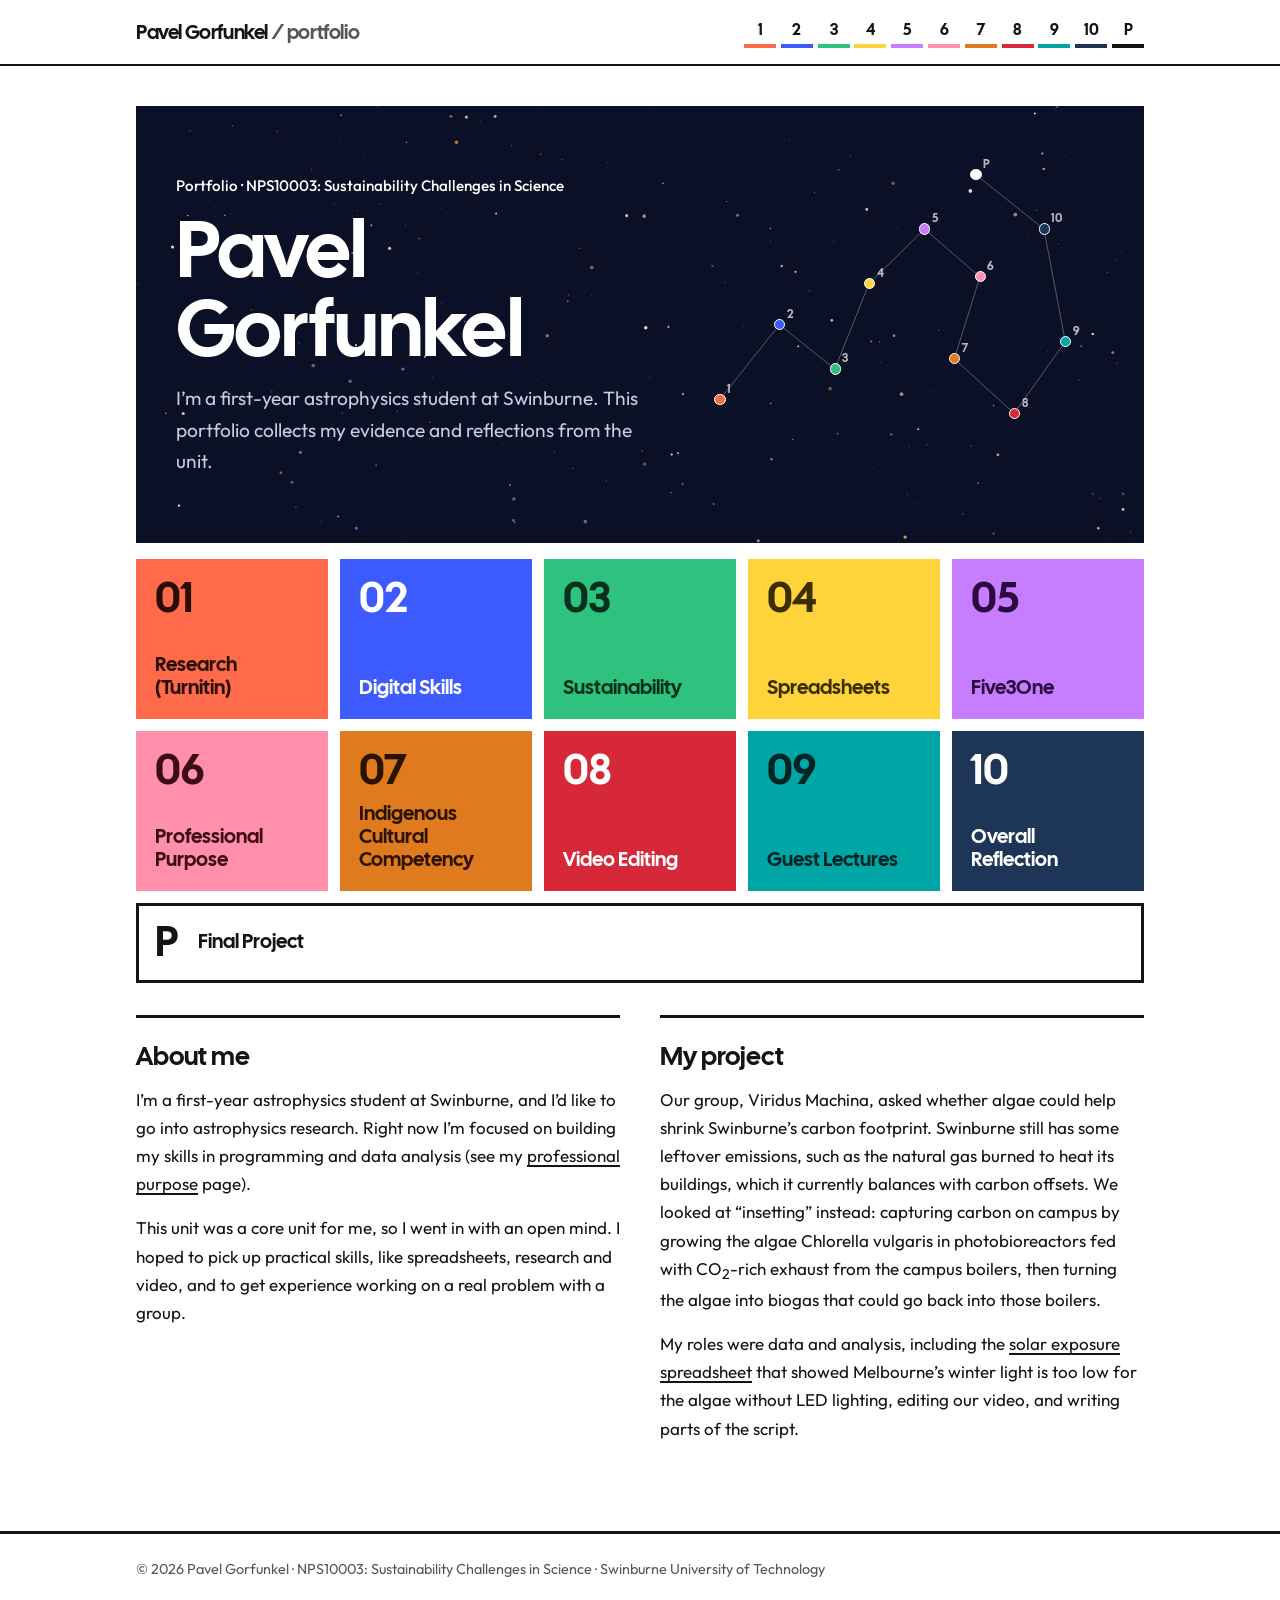
<file: index.html>
<!doctype html>
<html lang="en-AU">
<head>
  <meta charset="utf-8">
  <meta name="viewport" content="width=device-width, initial-scale=1">
  <title>Home | Portfolio</title>
  <meta name="description" content="My portfolio of evidence and reflections for NPS10003 Sustainability Challenges in Science at Swinburne University of Technology.">
  <meta name="robots" content="noindex">
  <link rel="preconnect" href="https://fonts.googleapis.com">
  <link rel="preconnect" href="https://fonts.gstatic.com" crossorigin>
  <link rel="stylesheet" href="https://fonts.googleapis.com/css2?family=Cal+Sans&family=Outfit:wght@400;500;600;700&display=swap">
  <link rel="icon" href="assets/favicon.svg" type="image/svg+xml">
  <link rel="stylesheet" href="css/style.css">
</head>
<body>
  <a class="skip-link" href="#main">Skip to content</a>
  <header class="site-header" id="site-header">
    <div class="container"><a class="brand" href="index.html">Portfolio</a></div>
  </header>

  <main id="main">
    <div class="container">
      <section class="hero">
        <canvas class="starfield" aria-hidden="true"></canvas>
        <div class="hero-text">
          <p class="eyebrow">Portfolio &middot; <span data-site="unit"></span></p>
          <h1 data-site="name"></h1>
          <p class="lead">I&rsquo;m a first-year astrophysics student at Swinburne. This portfolio collects my evidence and reflections from the unit.</p>
        </div>
        <div class="constellation" id="constellation" aria-hidden="true"></div>
      </section>

      <h2 id="tasks" class="visually-hidden">Portfolio tasks</h2>
      <ul class="task-grid" id="task-grid"></ul>
      <noscript>
        <ol>
          <li><a href="turnitin.html">Research (Turnitin)</a></li>
          <li><a href="digital-skills.html">Digital Skills</a></li>
          <li><a href="sustainability.html">Sustainability</a></li>
          <li><a href="spreadsheets.html">Spreadsheets</a></li>
          <li><a href="five3one.html">Five3One</a></li>
          <li><a href="professional-purpose.html">Professional Purpose</a></li>
          <li><a href="cultural-competency.html">Indigenous Cultural Competency</a></li>
          <li><a href="video-editing.html">Video Editing</a></li>
          <li><a href="guest-lectures.html">Guest Lectures</a></li>
          <li><a href="reflection.html">Overall Reflection</a></li>
          <li><a href="project.html">Final Project</a></li>
        </ol>
      </noscript>

      <div class="home-about">
        <section class="section" aria-labelledby="about">
          <h2 id="about">About me</h2>
          <p>I&rsquo;m a first-year astrophysics student at Swinburne, and I&rsquo;d like to go into astrophysics research. Right now I&rsquo;m focused on building my skills in programming and data analysis (see my <a href="professional-purpose.html">professional purpose</a> page).</p>
          <p>This unit was a core unit for me, so I went in with an open mind. I hoped to pick up practical skills, like spreadsheets, research and video, and to get experience working on a real problem with a group.</p>
        </section>

        <section class="section" aria-labelledby="project">
          <h2 id="project">My project</h2>
          <p>Our group, Viridus Machina, asked whether algae could help shrink Swinburne&rsquo;s carbon footprint. Swinburne still has some leftover emissions, such as the natural gas burned to heat its buildings, which it currently balances with carbon offsets. We looked at &ldquo;insetting&rdquo; instead: capturing carbon on campus by growing the algae <em>Chlorella vulgaris</em> in photobioreactors fed with CO<sub>2</sub>-rich exhaust from the campus boilers, then turning the algae into biogas that could go back into those boilers.</p>
          <p>My roles were data and analysis, including the <a href="spreadsheets.html">solar exposure spreadsheet</a> that showed Melbourne&rsquo;s winter light is too low for the algae without LED lighting, editing our video, and writing parts of the script.</p>
        </section>
      </div>
    </div>
  </main>

  <footer class="site-footer">
    <div class="container">
      <p>&copy; <span data-year></span> <span data-site="name"></span> &middot; <span data-site="unit"></span> &middot; <span data-site="university"></span></p>
    </div>
  </footer>

  <script src="js/site.js"></script>
</body>
</html>
</file>
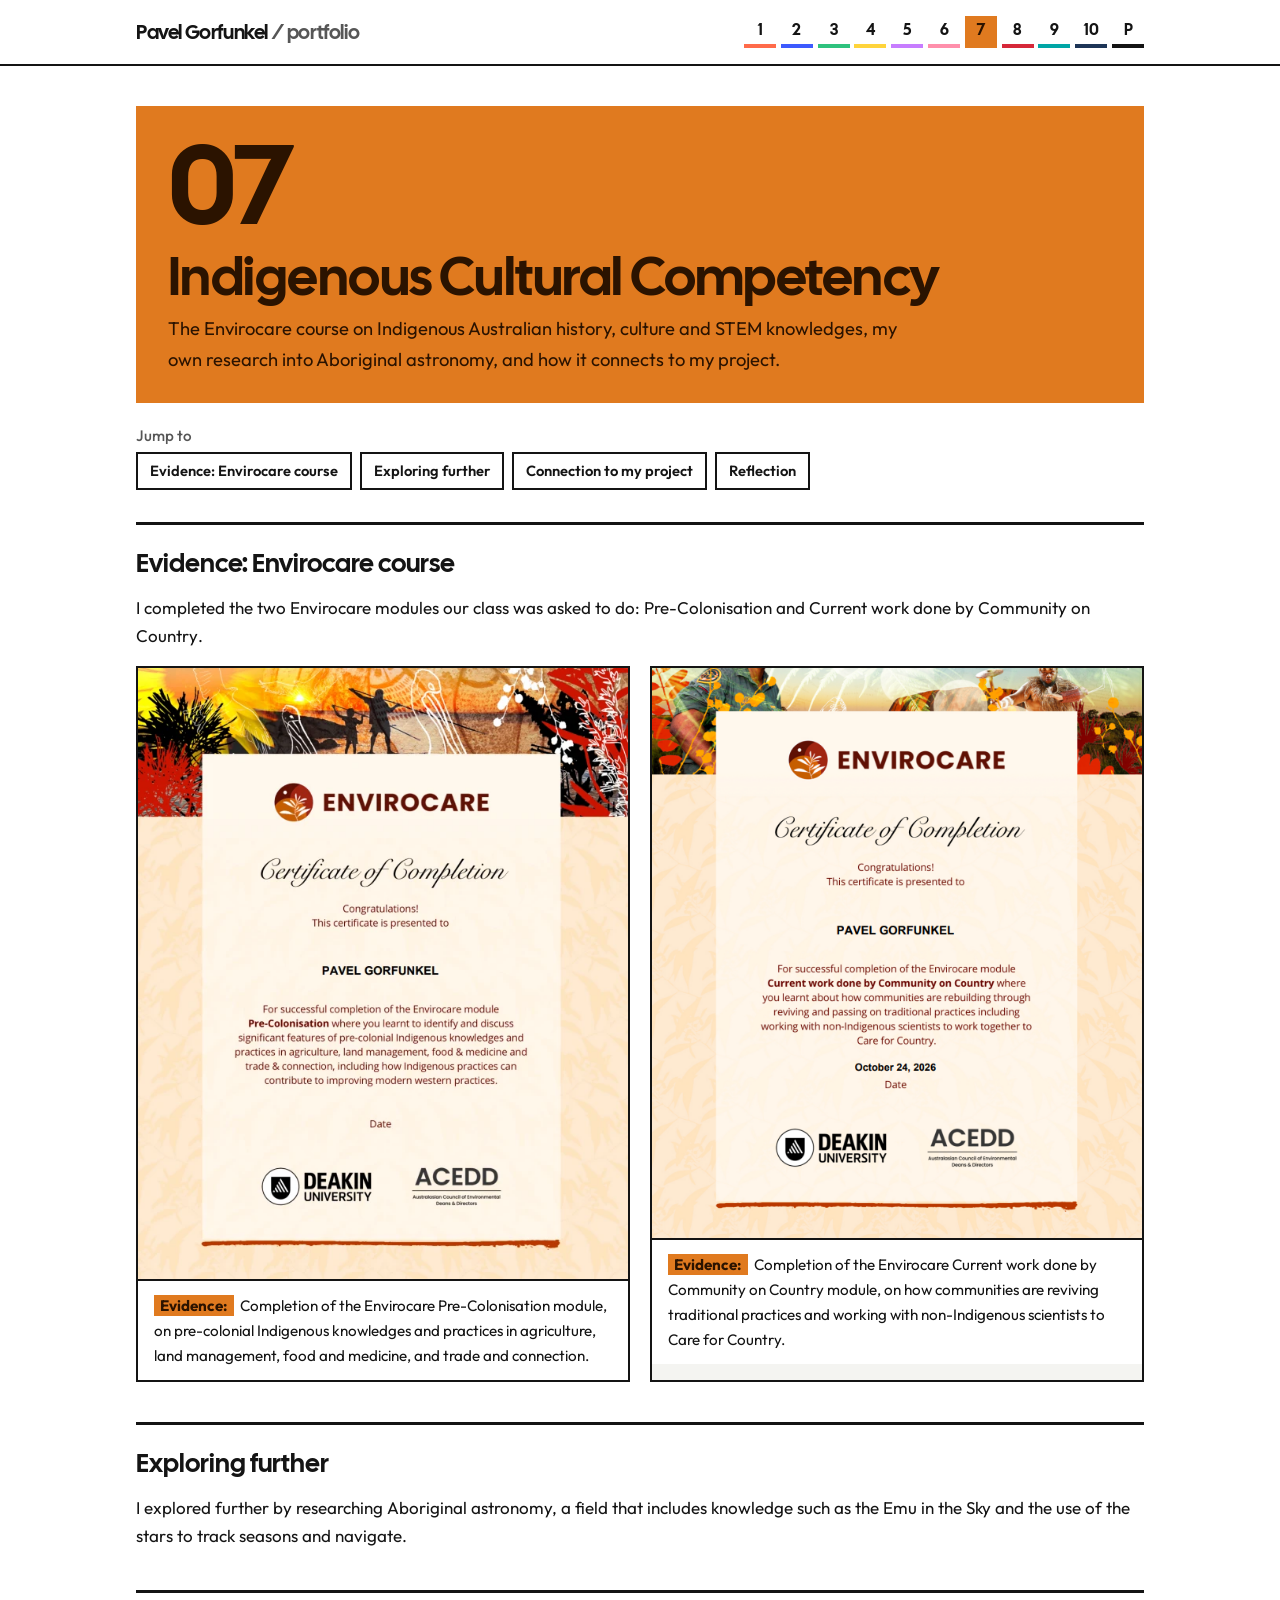
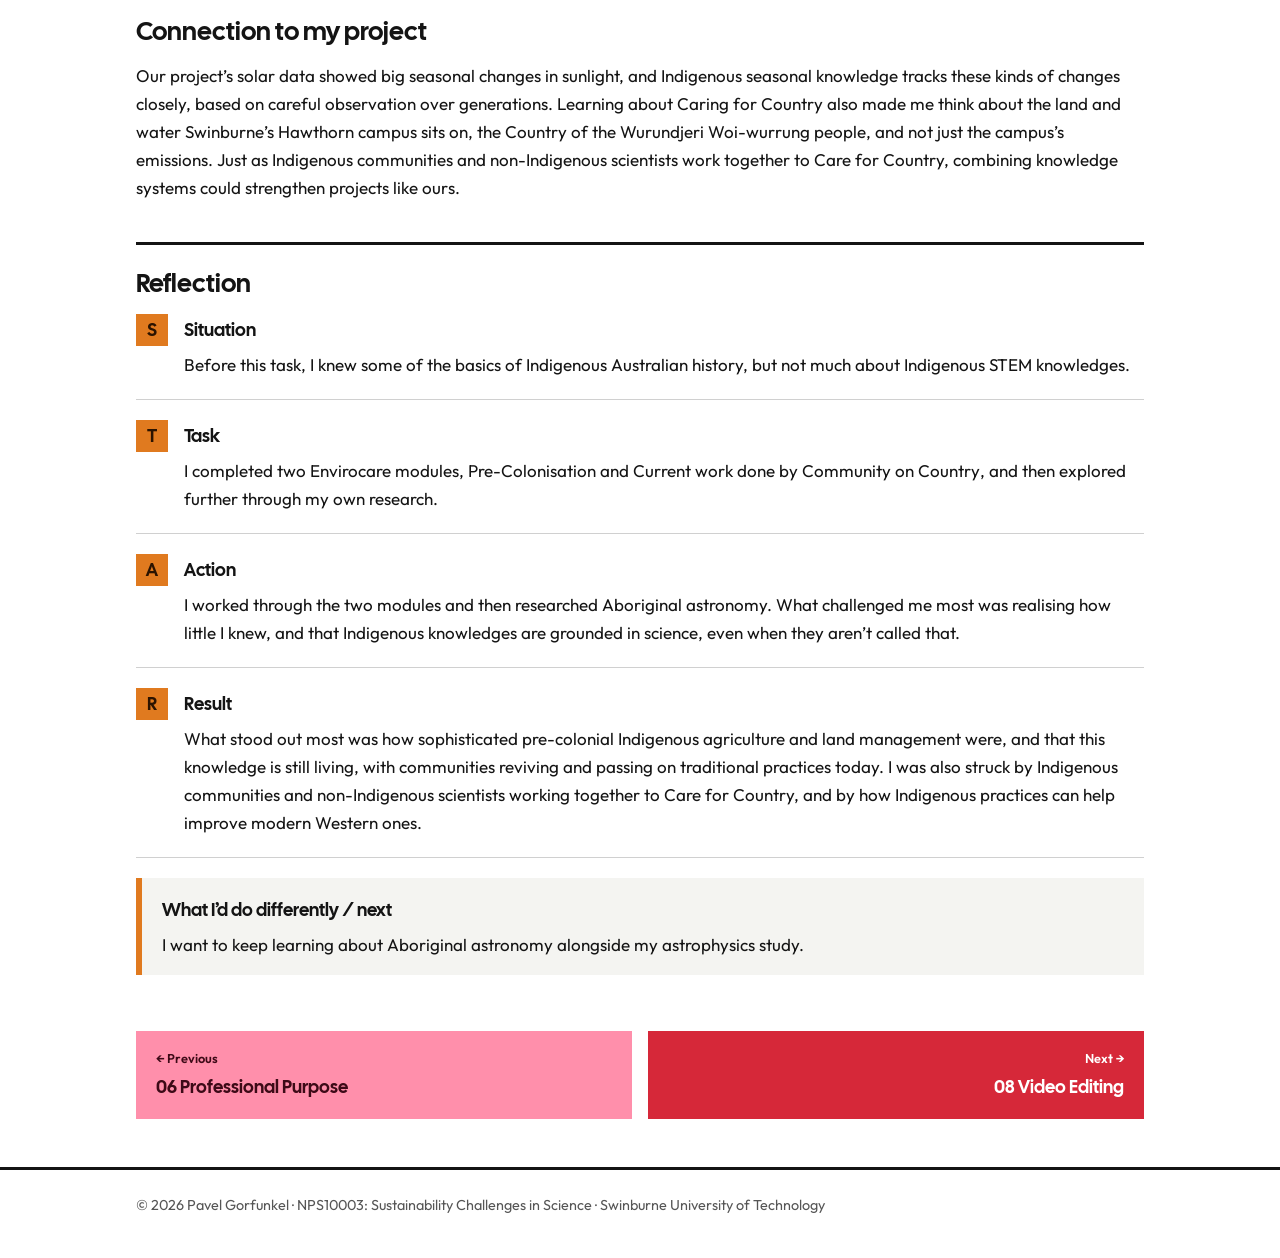
<file: cultural-competency.html>
<!doctype html>
<html lang="en-AU">
<head>
  <meta charset="utf-8">
  <meta name="viewport" content="width=device-width, initial-scale=1">
  <title>Task 7: Indigenous Cultural Competency | Portfolio</title>
  <meta name="description" content="The Envirocare course, exploring Indigenous knowledges in Naarm, and how it connects to my project.">
  <meta name="robots" content="noindex">
  <link rel="preconnect" href="https://fonts.googleapis.com">
  <link rel="preconnect" href="https://fonts.gstatic.com" crossorigin>
  <link rel="stylesheet" href="https://fonts.googleapis.com/css2?family=Cal+Sans&family=Outfit:wght@400;500;600;700&display=swap">
  <link rel="icon" href="assets/favicon.svg" type="image/svg+xml">
  <link rel="stylesheet" href="css/style.css">
</head>
<body>
  <a class="skip-link" href="#main">Skip to content</a>
  <header class="site-header" id="site-header">
    <div class="container"><a class="brand" href="index.html">Portfolio</a></div>
  </header>

  <main id="main">
    <div class="container">
      <header class="page-head">
        <span class="page-num" aria-hidden="true">07</span>
        <h1><span class="visually-hidden">Task 7: </span>Indigenous Cultural Competency</h1>
        <p class="lead">The Envirocare course on Indigenous Australian history, culture and STEM knowledges, my own research into Aboriginal astronomy, and how it connects to my project.</p>
      </header>

      <nav class="toc" data-toc aria-label="On this page"></nav>

      <section class="section" aria-labelledby="evidence">
        <h2 id="evidence">Evidence: Envirocare course</h2>
        <p>I completed the two Envirocare modules our class was asked to do: <em>Pre-Colonisation</em> and <em>Current work done by Community on Country</em>.</p>
        <div class="evidence-grid">
          <figure class="evidence">
            <img src="assets/images/envirocare-pre-colonisation.webp" width="623" height="777" alt="Envirocare certificate of completion for the Pre-Colonisation module, from Deakin University and ACEDD" loading="lazy">
            <figcaption><strong>Evidence:</strong> Completion of the Envirocare <em>Pre-Colonisation</em> module, on pre-colonial Indigenous knowledges and practices in agriculture, land management, food and medicine, and trade and connection.</figcaption>
          </figure>
          <figure class="evidence">
            <img src="assets/images/envirocare-community-on-country.png" width="618" height="719" alt="Envirocare certificate of completion for the Current work done by Community on Country module, dated 24 October 2026" loading="lazy">
            <figcaption><strong>Evidence:</strong> Completion of the Envirocare <em>Current work done by Community on Country</em> module, on how communities are reviving traditional practices and working with non-Indigenous scientists to Care for Country.</figcaption>
          </figure>
        </div>
      </section>

      <section class="section" aria-labelledby="explore">
        <h2 id="explore">Exploring further</h2>
        <p>I explored further by researching Aboriginal astronomy, a field that includes knowledge such as the Emu in the Sky and the use of the stars to track seasons and navigate.</p>
      </section>


      <section class="section" aria-labelledby="project">
        <h2 id="project">Connection to my project</h2>
        <p>Our project&rsquo;s solar data showed big seasonal changes in sunlight, and Indigenous seasonal knowledge tracks these kinds of changes closely, based on careful observation over generations. Learning about Caring for Country also made me think about the land and water Swinburne&rsquo;s Hawthorn campus sits on, the Country of the Wurundjeri Woi-wurrung people, and not just the campus&rsquo;s emissions. Just as Indigenous communities and non-Indigenous scientists work together to Care for Country, combining knowledge systems could strengthen projects like ours.</p>
      </section>

      <section class="section" aria-labelledby="reflection">
        <h2 id="reflection">Reflection</h2>
        <div class="star">
          <div class="star-card">
            <h3><span class="letter" aria-hidden="true">S</span>Situation</h3>
            <p>Before this task, I knew some of the basics of Indigenous Australian history, but not much about Indigenous STEM knowledges.</p>
          </div>
          <div class="star-card">
            <h3><span class="letter" aria-hidden="true">T</span>Task</h3>
            <p>I completed two Envirocare modules, <em>Pre-Colonisation</em> and <em>Current work done by Community on Country</em>, and then explored further through my own research.</p>
          </div>
          <div class="star-card">
            <h3><span class="letter" aria-hidden="true">A</span>Action</h3>
            <p>I worked through the two modules and then researched Aboriginal astronomy. What challenged me most was realising how little I knew, and that Indigenous knowledges are grounded in science, even when they aren&rsquo;t called that.</p>
          </div>
          <div class="star-card">
            <h3><span class="letter" aria-hidden="true">R</span>Result</h3>
            <p>What stood out most was how sophisticated pre-colonial Indigenous agriculture and land management were, and that this knowledge is still living, with communities reviving and passing on traditional practices today. I was also struck by Indigenous communities and non-Indigenous scientists working together to Care for Country, and by how Indigenous practices can help improve modern Western ones.</p>
          </div>
          <div class="star-card star-note">
            <h3>What I&rsquo;d do differently / next</h3>
            <p>I want to keep learning about Aboriginal astronomy alongside my astrophysics study.</p>
          </div>
        </div>
      </section>


      <nav class="pager" id="pager" aria-label="Previous and next task"></nav>
    </div>
  </main>

  <footer class="site-footer">
    <div class="container">
      <p>&copy; <span data-year></span> <span data-site="name"></span> &middot; <span data-site="unit"></span> &middot; <span data-site="university"></span></p>
    </div>
  </footer>

  <script src="js/site.js"></script>
</body>
</html>
</file>
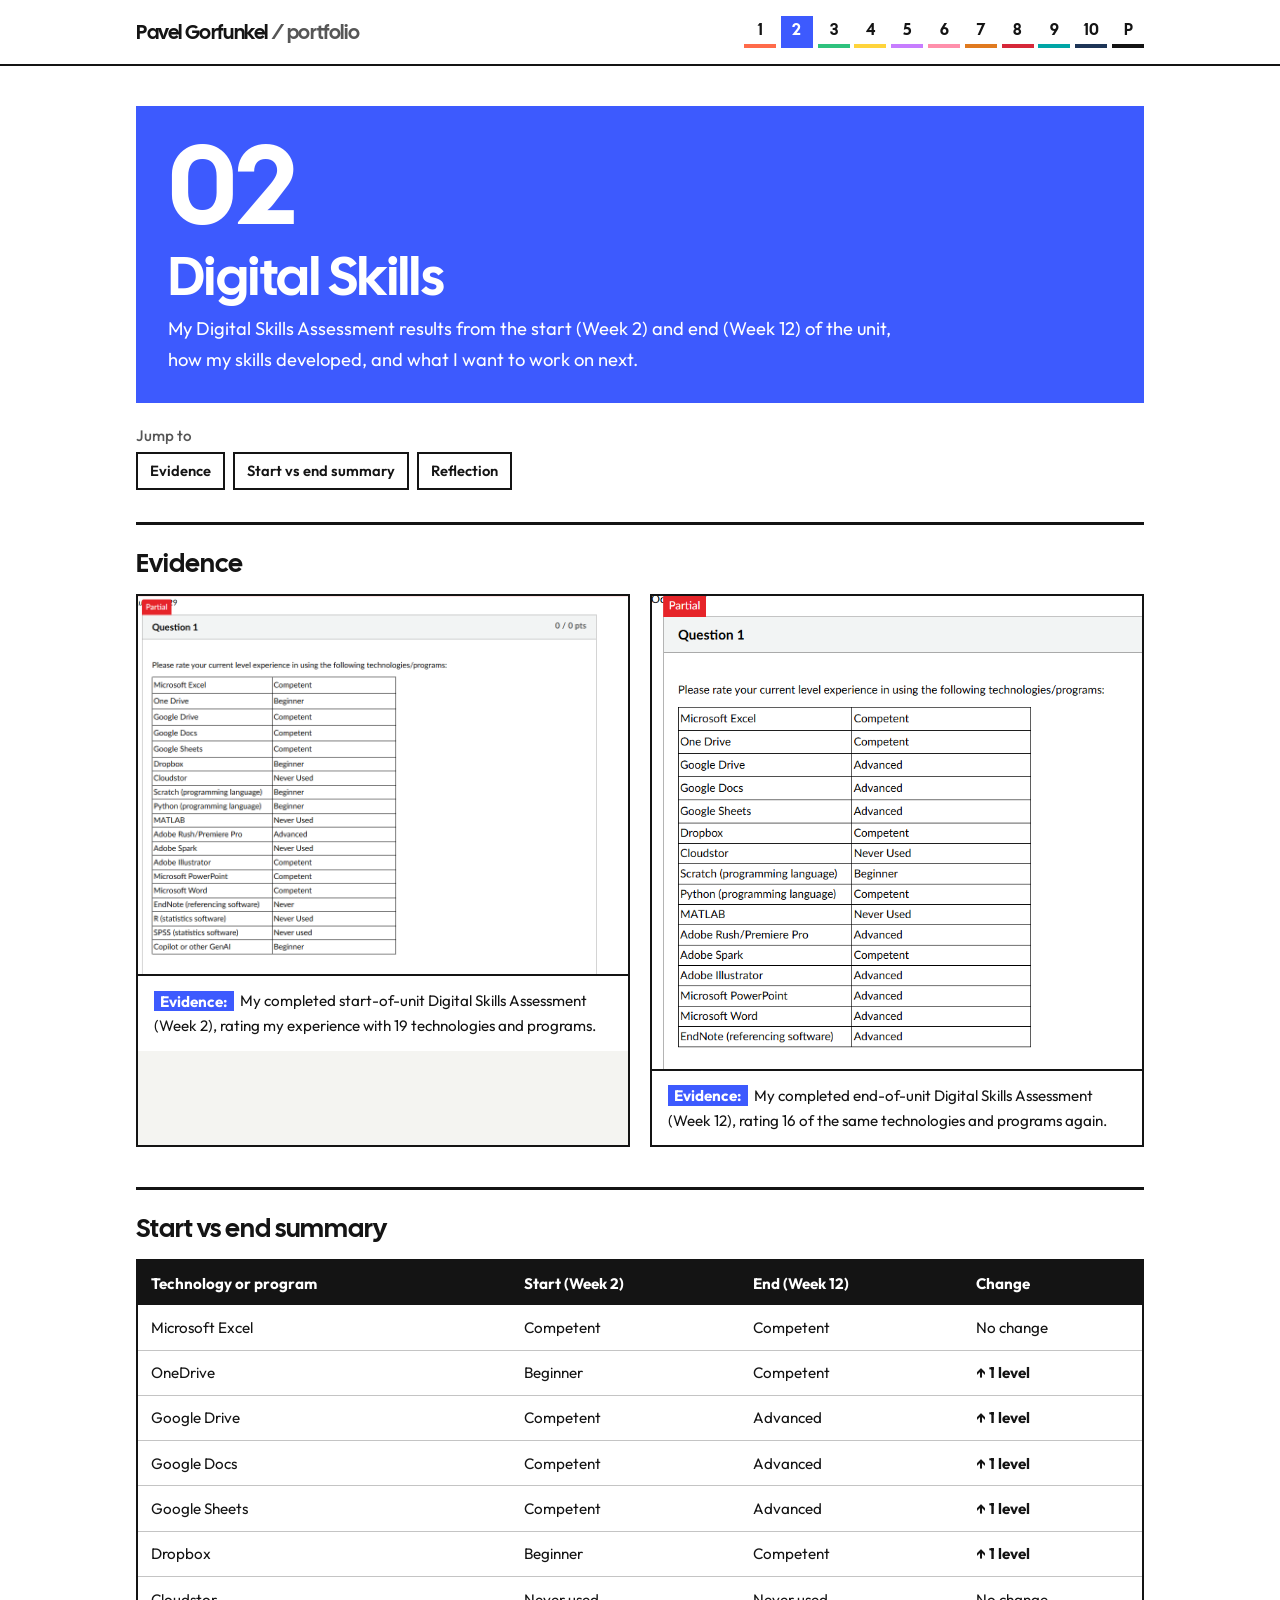
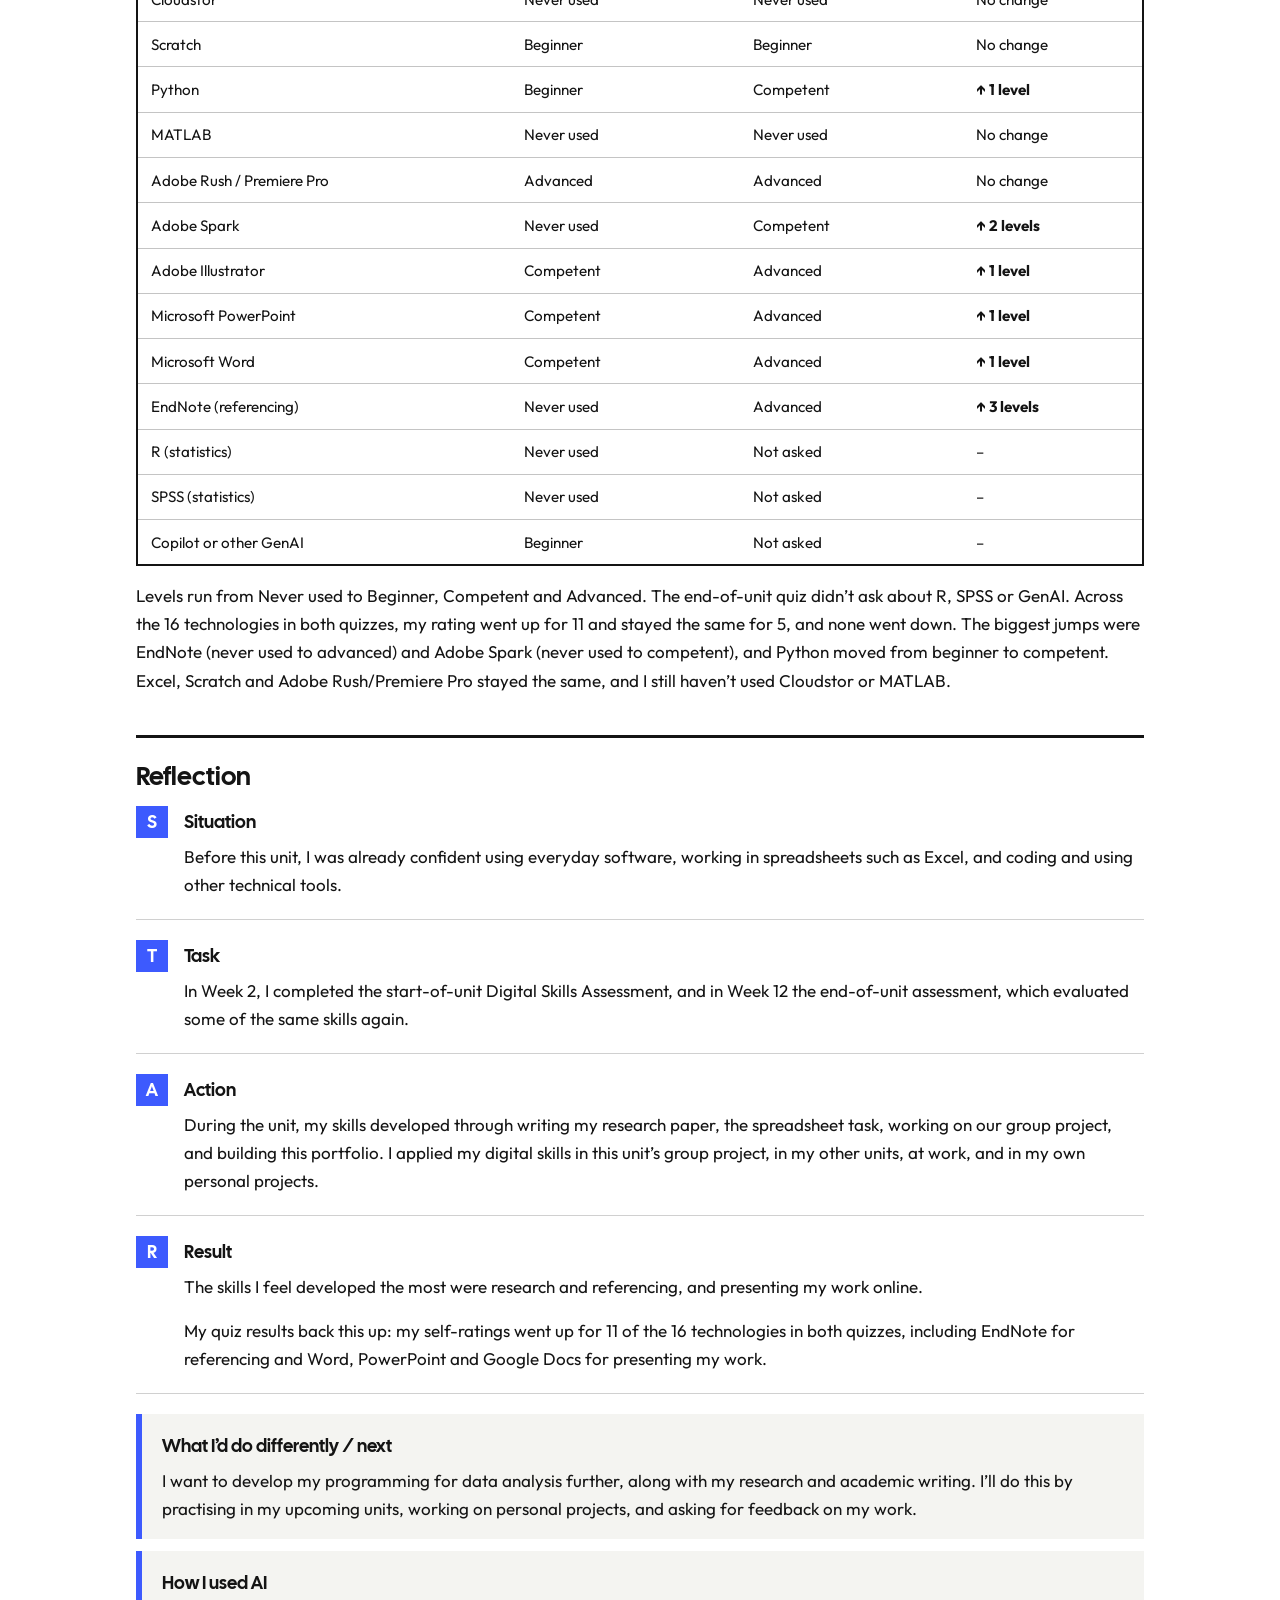
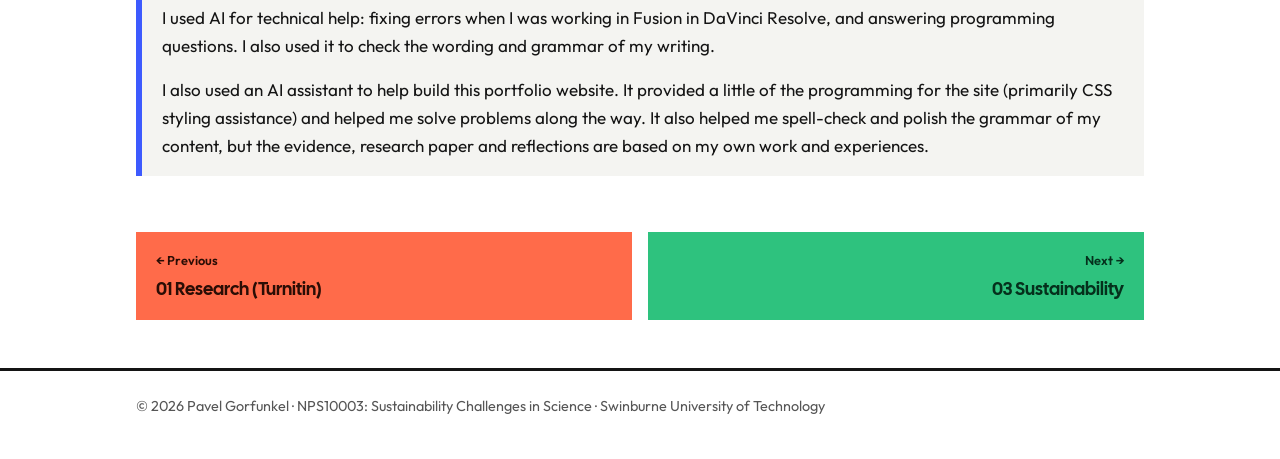
<file: digital-skills.html>
<!doctype html>
<html lang="en-AU">
<head>
  <meta charset="utf-8">
  <meta name="viewport" content="width=device-width, initial-scale=1">
  <title>Task 2: Digital Skills | Portfolio</title>
  <meta name="description" content="My Digital Skills Assessment results from the start and end of the unit, and how my skills developed.">
  <meta name="robots" content="noindex">
  <link rel="preconnect" href="https://fonts.googleapis.com">
  <link rel="preconnect" href="https://fonts.gstatic.com" crossorigin>
  <link rel="stylesheet" href="https://fonts.googleapis.com/css2?family=Cal+Sans&family=Outfit:wght@400;500;600;700&display=swap">
  <link rel="icon" href="assets/favicon.svg" type="image/svg+xml">
  <link rel="stylesheet" href="css/style.css">
</head>
<body>
  <a class="skip-link" href="#main">Skip to content</a>
  <header class="site-header" id="site-header">
    <div class="container"><a class="brand" href="index.html">Portfolio</a></div>
  </header>

  <main id="main">
    <div class="container">
      <header class="page-head">
        <span class="page-num" aria-hidden="true">02</span>
        <h1><span class="visually-hidden">Task 2: </span>Digital Skills</h1>
        <p class="lead">My Digital Skills Assessment results from the start (Week 2) and end (Week 12) of the unit, how my skills developed, and what I want to work on next.</p>
      </header>

      <nav class="toc" data-toc aria-label="On this page"></nav>

      <section class="section" aria-labelledby="evidence">
        <h2 id="evidence">Evidence</h2>
        <div class="evidence-grid">
          <figure class="evidence">
            <img src="assets/images/digital-skills-start.png" width="1010" height="780" alt="Start-of-unit Digital Skills Assessment: my self-rated experience with 19 technologies and programs, from Never used to Advanced" loading="lazy">
            <figcaption><strong>Evidence:</strong> My completed start-of-unit Digital Skills Assessment (Week 2), rating my experience with 19 technologies and programs.</figcaption>
          </figure>
          <figure class="evidence">
            <img src="assets/images/digital-skills-end.png" width="698" height="674" alt="End-of-unit Digital Skills Assessment: my self-rated experience with 16 of the same technologies and programs" loading="lazy">
            <figcaption><strong>Evidence:</strong> My completed end-of-unit Digital Skills Assessment (Week 12), rating 16 of the same technologies and programs again.</figcaption>
          </figure>
        </div>
      </section>

      <section class="section" aria-labelledby="comparison">
        <h2 id="comparison">Start vs end summary</h2>
        <div class="table-wrap">
          <table>
            <caption class="visually-hidden">My self-rated experience at the start and end of the unit</caption>
            <thead><tr><th scope="col">Technology or program</th><th scope="col">Start (Week 2)</th><th scope="col">End (Week 12)</th><th scope="col">Change</th></tr></thead>
            <tbody>
              <tr><td>Microsoft Excel</td><td>Competent</td><td>Competent</td><td>No change</td></tr>
              <tr><td>OneDrive</td><td>Beginner</td><td>Competent</td><td class="up">&uarr; 1 level</td></tr>
              <tr><td>Google Drive</td><td>Competent</td><td>Advanced</td><td class="up">&uarr; 1 level</td></tr>
              <tr><td>Google Docs</td><td>Competent</td><td>Advanced</td><td class="up">&uarr; 1 level</td></tr>
              <tr><td>Google Sheets</td><td>Competent</td><td>Advanced</td><td class="up">&uarr; 1 level</td></tr>
              <tr><td>Dropbox</td><td>Beginner</td><td>Competent</td><td class="up">&uarr; 1 level</td></tr>
              <tr><td>Cloudstor</td><td>Never used</td><td>Never used</td><td>No change</td></tr>
              <tr><td>Scratch</td><td>Beginner</td><td>Beginner</td><td>No change</td></tr>
              <tr><td>Python</td><td>Beginner</td><td>Competent</td><td class="up">&uarr; 1 level</td></tr>
              <tr><td>MATLAB</td><td>Never used</td><td>Never used</td><td>No change</td></tr>
              <tr><td>Adobe Rush / Premiere Pro</td><td>Advanced</td><td>Advanced</td><td>No change</td></tr>
              <tr><td>Adobe Spark</td><td>Never used</td><td>Competent</td><td class="up">&uarr; 2 levels</td></tr>
              <tr><td>Adobe Illustrator</td><td>Competent</td><td>Advanced</td><td class="up">&uarr; 1 level</td></tr>
              <tr><td>Microsoft PowerPoint</td><td>Competent</td><td>Advanced</td><td class="up">&uarr; 1 level</td></tr>
              <tr><td>Microsoft Word</td><td>Competent</td><td>Advanced</td><td class="up">&uarr; 1 level</td></tr>
              <tr><td>EndNote (referencing)</td><td>Never used</td><td>Advanced</td><td class="up">&uarr; 3 levels</td></tr>
              <tr><td>R (statistics)</td><td>Never used</td><td>Not asked</td><td>&ndash;</td></tr>
              <tr><td>SPSS (statistics)</td><td>Never used</td><td>Not asked</td><td>&ndash;</td></tr>
              <tr><td>Copilot or other GenAI</td><td>Beginner</td><td>Not asked</td><td>&ndash;</td></tr>
            </tbody>
          </table>
        </div>
        <p>Levels run from Never used to Beginner, Competent and Advanced. The end-of-unit quiz didn&rsquo;t ask about R, SPSS or GenAI. Across the 16 technologies in both quizzes, my rating went up for 11 and stayed the same for 5, and none went down. The biggest jumps were EndNote (never used to advanced) and Adobe Spark (never used to competent), and Python moved from beginner to competent. Excel, Scratch and Adobe Rush/Premiere Pro stayed the same, and I still haven&rsquo;t used Cloudstor or MATLAB.</p>
      </section>

      <section class="section" aria-labelledby="reflection">
        <h2 id="reflection">Reflection</h2>
        <div class="star">
          <div class="star-card">
            <h3><span class="letter" aria-hidden="true">S</span>Situation</h3>
            <p>Before this unit, I was already confident using everyday software, working in spreadsheets such as Excel, and coding and using other technical tools.</p>
          </div>
          <div class="star-card">
            <h3><span class="letter" aria-hidden="true">T</span>Task</h3>
            <p>In Week 2, I completed the start-of-unit Digital Skills Assessment, and in Week 12 the end-of-unit assessment, which evaluated some of the same skills again.</p>
          </div>
          <div class="star-card">
            <h3><span class="letter" aria-hidden="true">A</span>Action</h3>
            <p>During the unit, my skills developed through writing my research paper, the spreadsheet task, working on our group project, and building this portfolio. I applied my digital skills in this unit&rsquo;s group project, in my other units, at work, and in my own personal projects.</p>
          </div>
          <div class="star-card">
            <h3><span class="letter" aria-hidden="true">R</span>Result</h3>
            <p>The skills I feel developed the most were research and referencing, and presenting my work online.</p>
            <p>My quiz results back this up: my self-ratings went up for 11 of the 16 technologies in both quizzes, including EndNote for referencing and Word, PowerPoint and Google Docs for presenting my work.</p>
          </div>
          <div class="star-card star-note">
            <h3>What I&rsquo;d do differently / next</h3>
            <p>I want to develop my programming for data analysis further, along with my research and academic writing. I&rsquo;ll do this by practising in my upcoming units, working on personal projects, and asking for feedback on my work.</p>
          </div>
          <div class="star-card star-note">
            <h3>How I used AI</h3>
            <p>I used AI for technical help: fixing errors when I was working in Fusion in DaVinci Resolve, and answering programming questions. I also used it to check the wording and grammar of my writing.</p>
            <p>I also used an AI assistant to help build this portfolio website. It provided a little of the programming for the site (primarily CSS styling assistance) and helped me solve problems along the way. It also helped me spell-check and polish the grammar of my content, but the evidence, research paper and reflections are based on my own work and experiences.</p>
          </div>
        </div>
      </section>

      <nav class="pager" id="pager" aria-label="Previous and next task"></nav>
    </div>
  </main>

  <footer class="site-footer">
    <div class="container">
      <p>&copy; <span data-year></span> <span data-site="name"></span> &middot; <span data-site="unit"></span> &middot; <span data-site="university"></span></p>
    </div>
  </footer>

  <script src="js/site.js"></script>
</body>
</html>
</file>
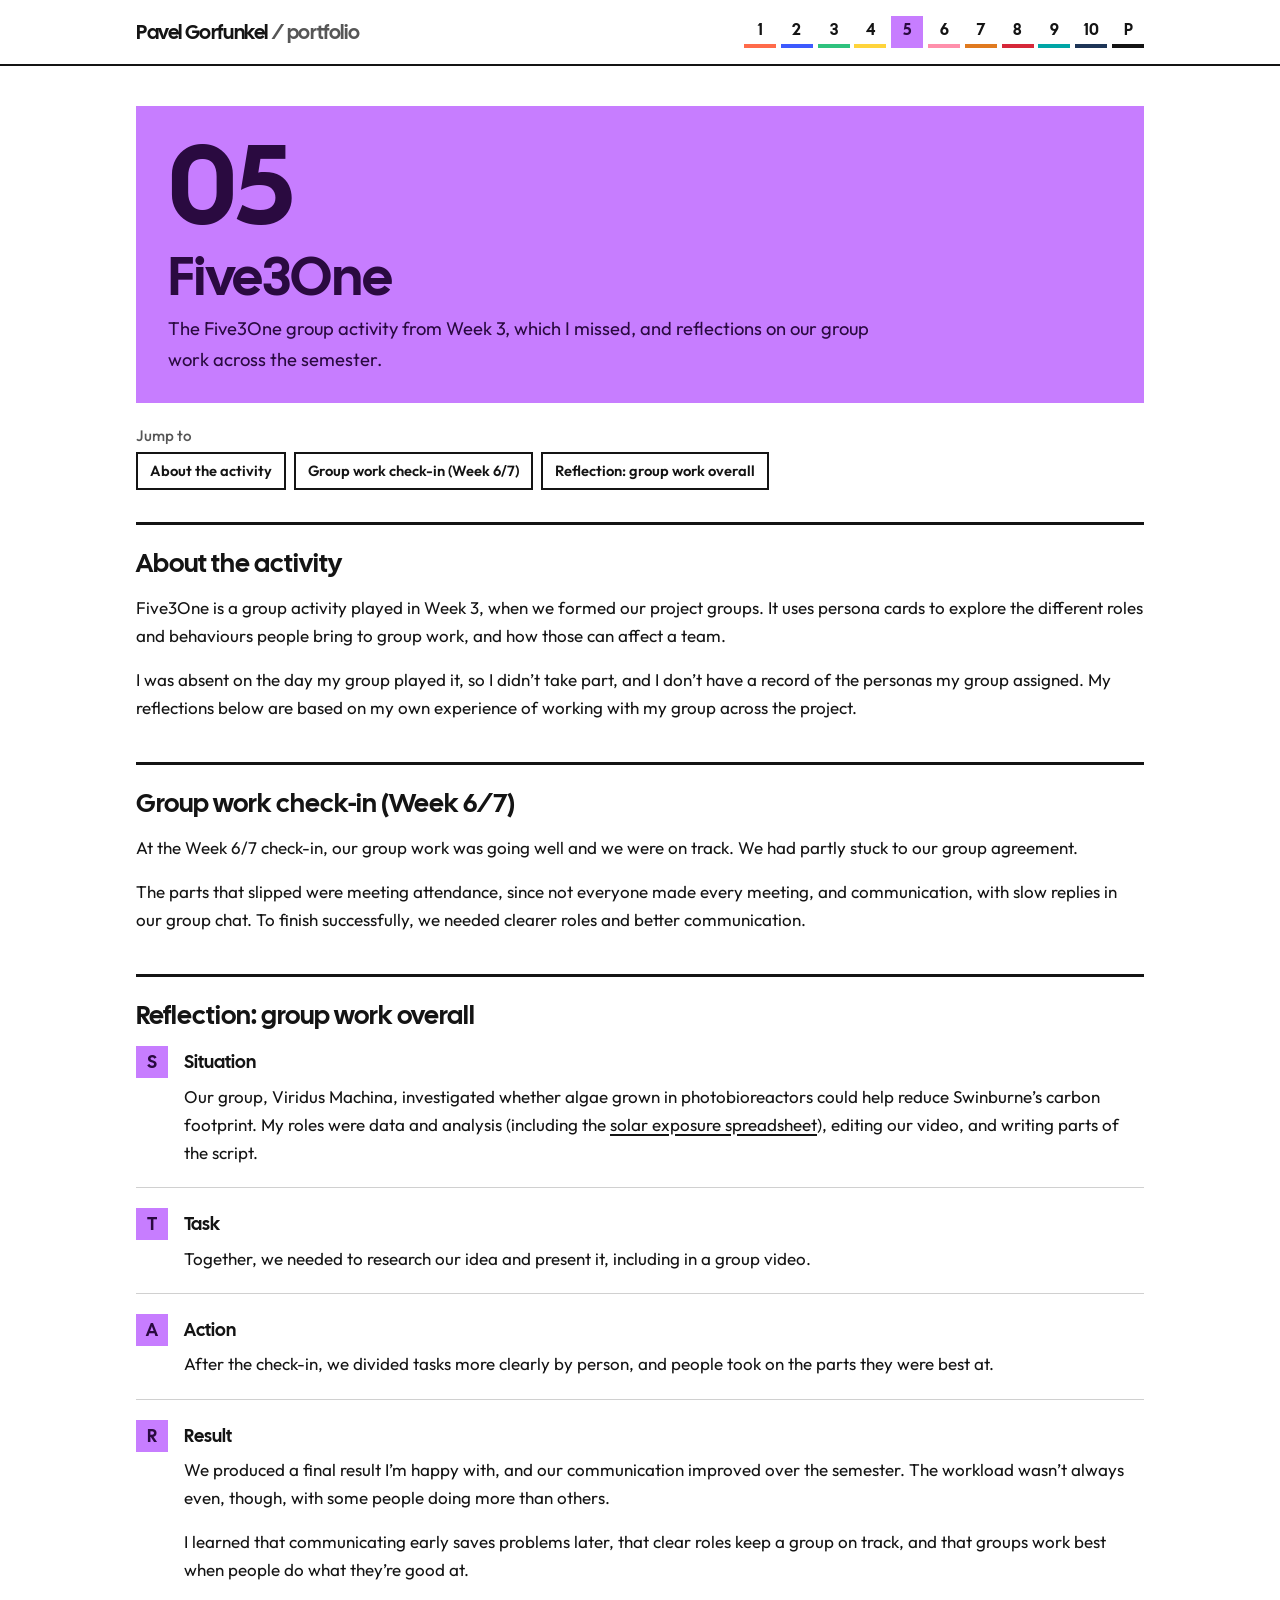
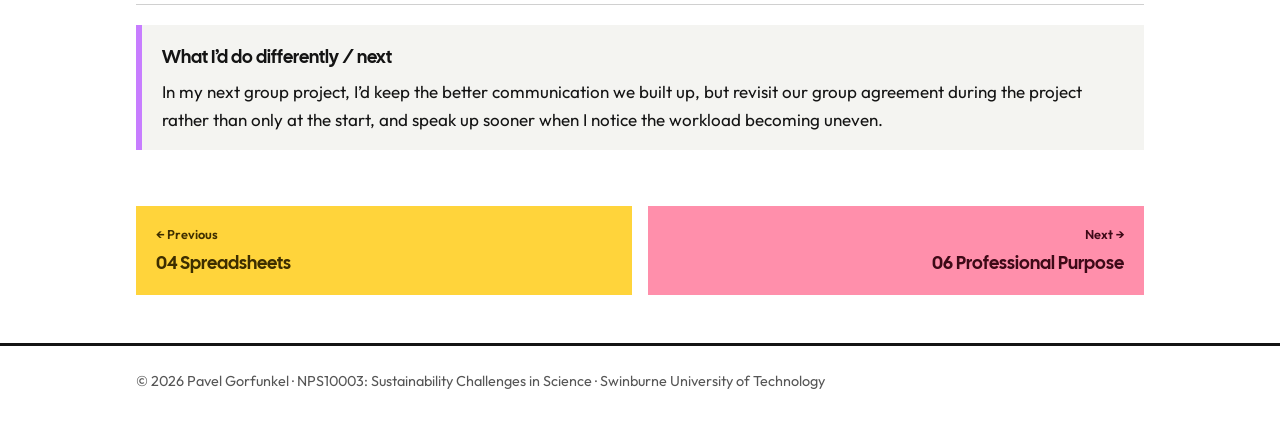
<file: five3one.html>
<!doctype html>
<html lang="en-AU">
<head>
  <meta charset="utf-8">
  <meta name="viewport" content="width=device-width, initial-scale=1">
  <title>Task 5: Five3One | Portfolio</title>
  <meta name="description" content="The Five3One group activity, which I missed, and reflections on our group work across the semester.">
  <meta name="robots" content="noindex">
  <link rel="preconnect" href="https://fonts.googleapis.com">
  <link rel="preconnect" href="https://fonts.gstatic.com" crossorigin>
  <link rel="stylesheet" href="https://fonts.googleapis.com/css2?family=Cal+Sans&family=Outfit:wght@400;500;600;700&display=swap">
  <link rel="icon" href="assets/favicon.svg" type="image/svg+xml">
  <link rel="stylesheet" href="css/style.css">
</head>
<body>
  <a class="skip-link" href="#main">Skip to content</a>
  <header class="site-header" id="site-header">
    <div class="container"><a class="brand" href="index.html">Portfolio</a></div>
  </header>

  <main id="main">
    <div class="container">
      <header class="page-head">
        <span class="page-num" aria-hidden="true">05</span>
        <h1><span class="visually-hidden">Task 5: </span>Five3One</h1>
        <p class="lead">The Five3One group activity from Week 3, which I missed, and reflections on our group work across the semester.</p>
      </header>

      <nav class="toc" data-toc aria-label="On this page"></nav>


      <section class="section" aria-labelledby="activity">
        <h2 id="activity">About the activity</h2>
        <p>Five3One is a group activity played in Week 3, when we formed our project groups. It uses persona cards to explore the different roles and behaviours people bring to group work, and how those can affect a team.</p>
        <p>I was absent on the day my group played it, so I didn&rsquo;t take part, and I don&rsquo;t have a record of the personas my group assigned. My reflections below are based on my own experience of working with my group across the project.</p>
      </section>




      <section class="section" aria-labelledby="checkin">
        <h2 id="checkin">Group work check-in (Week 6/7)</h2>
        <p>At the Week 6/7 check-in, our group work was going well and we were on track. We had partly stuck to our group agreement.</p>
        <p>The parts that slipped were meeting attendance, since not everyone made every meeting, and communication, with slow replies in our group chat. To finish successfully, we needed clearer roles and better communication.</p>
      </section>

      <section class="section" aria-labelledby="reflection">
        <h2 id="reflection">Reflection: group work overall</h2>
        <div class="star">
          <div class="star-card">
            <h3><span class="letter" aria-hidden="true">S</span>Situation</h3>
            <p>Our group, Viridus Machina, investigated whether algae grown in photobioreactors could help reduce Swinburne&rsquo;s carbon footprint. My roles were data and analysis (including the <a href="spreadsheets.html">solar exposure spreadsheet</a>), editing our video, and writing parts of the script.</p>
          </div>
          <div class="star-card">
            <h3><span class="letter" aria-hidden="true">T</span>Task</h3>
            <p>Together, we needed to research our idea and present it, including in a group video.</p>
          </div>
          <div class="star-card">
            <h3><span class="letter" aria-hidden="true">A</span>Action</h3>
            <p>After the check-in, we divided tasks more clearly by person, and people took on the parts they were best at.</p>
          </div>
          <div class="star-card">
            <h3><span class="letter" aria-hidden="true">R</span>Result</h3>
            <p>We produced a final result I&rsquo;m happy with, and our communication improved over the semester. The workload wasn&rsquo;t always even, though, with some people doing more than others.</p>
            <p>I learned that communicating early saves problems later, that clear roles keep a group on track, and that groups work best when people do what they&rsquo;re good at.</p>
          </div>
          <div class="star-card star-note">
            <h3>What I&rsquo;d do differently / next</h3>
            <p>In my next group project, I&rsquo;d keep the better communication we built up, but revisit our group agreement during the project rather than only at the start, and speak up sooner when I notice the workload becoming uneven.</p>
          </div>
        </div>
      </section>

      <nav class="pager" id="pager" aria-label="Previous and next task"></nav>
    </div>
  </main>

  <footer class="site-footer">
    <div class="container">
      <p>&copy; <span data-year></span> <span data-site="name"></span> &middot; <span data-site="unit"></span> &middot; <span data-site="university"></span></p>
    </div>
  </footer>

  <script src="js/site.js"></script>
</body>
</html>
</file>
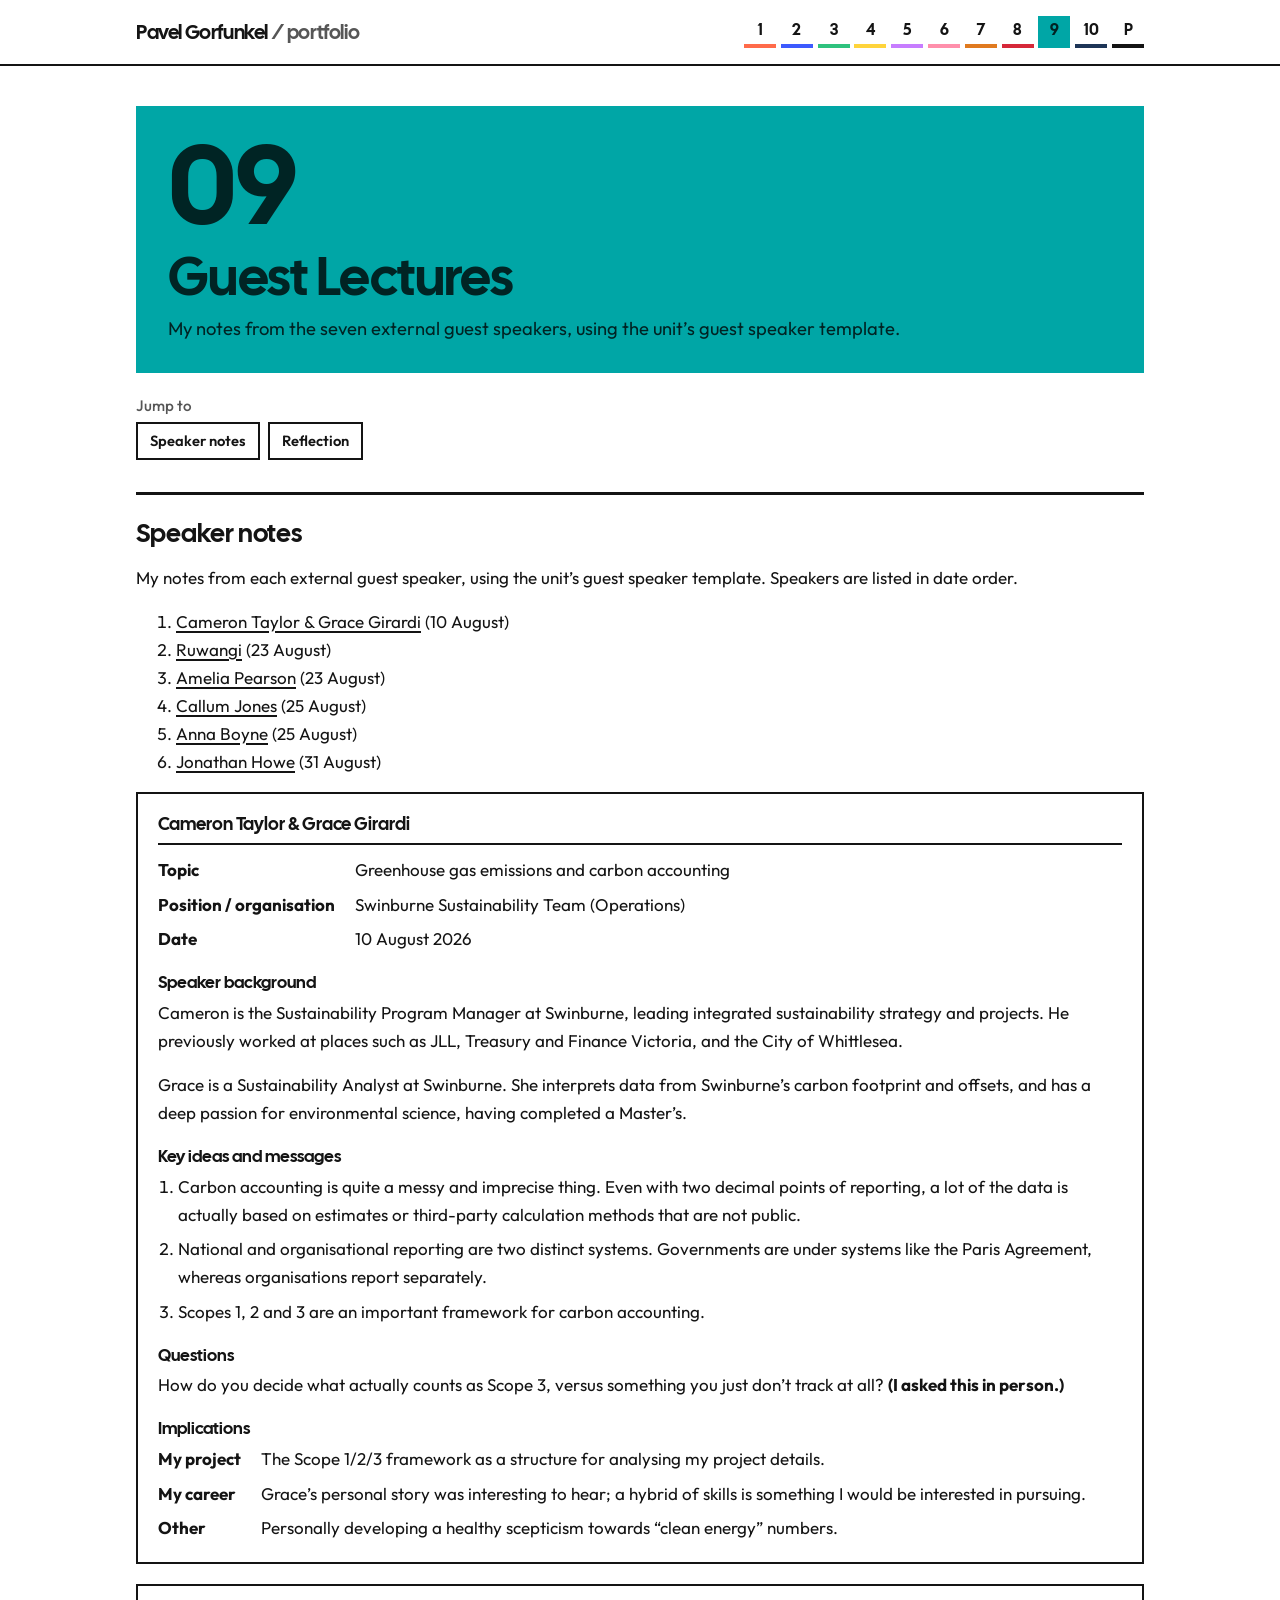
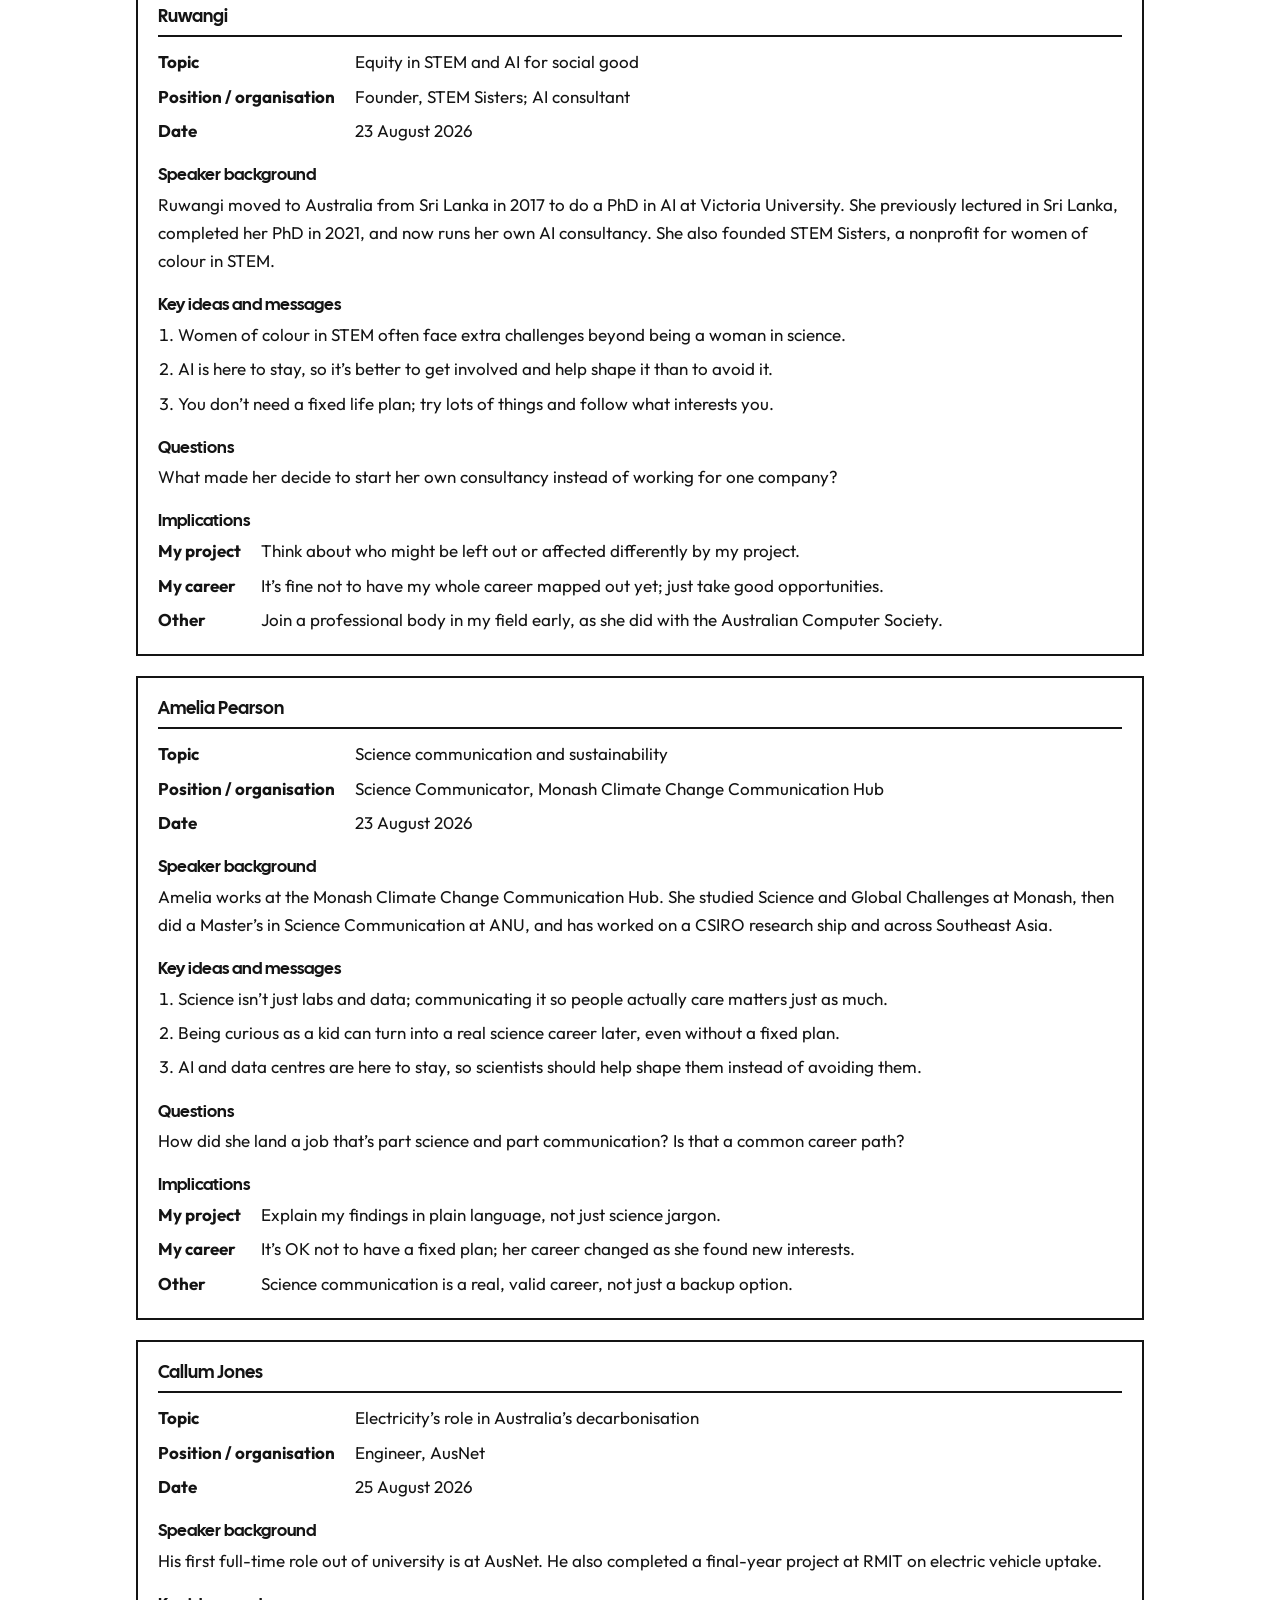
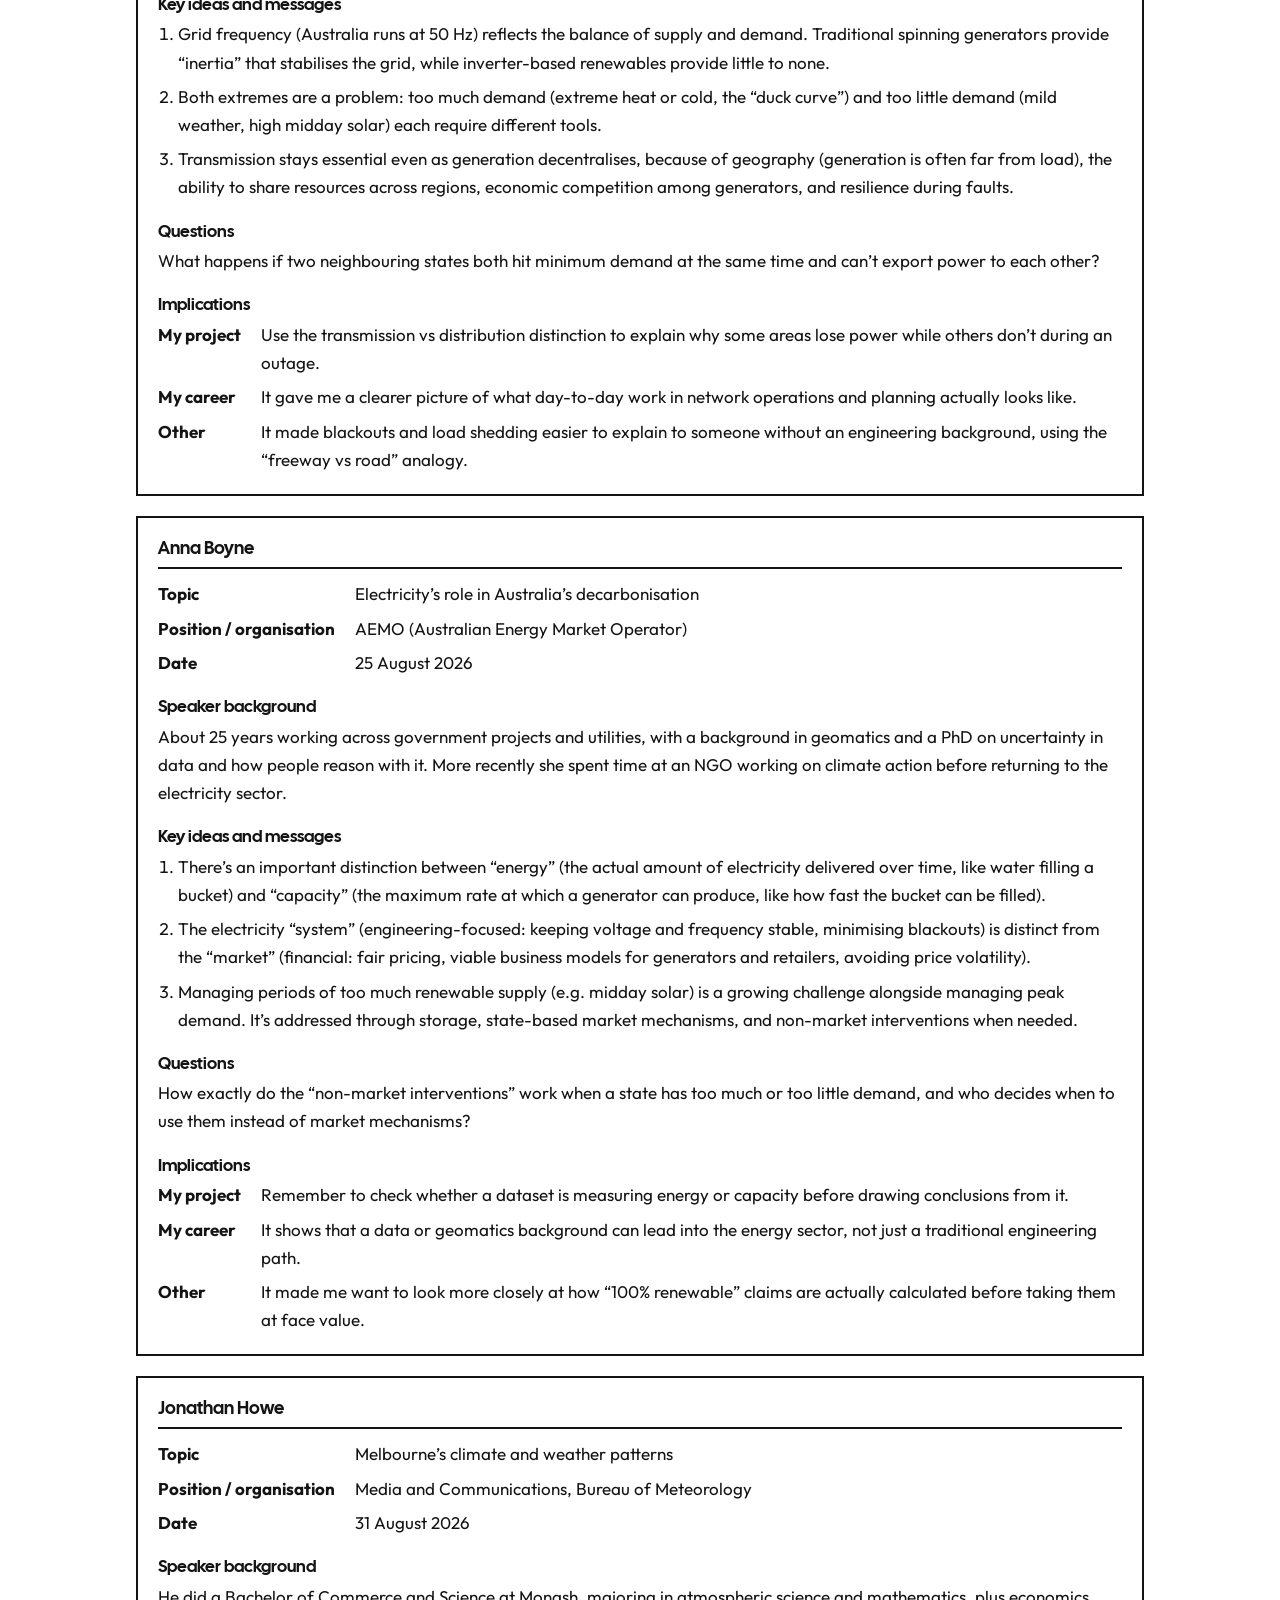
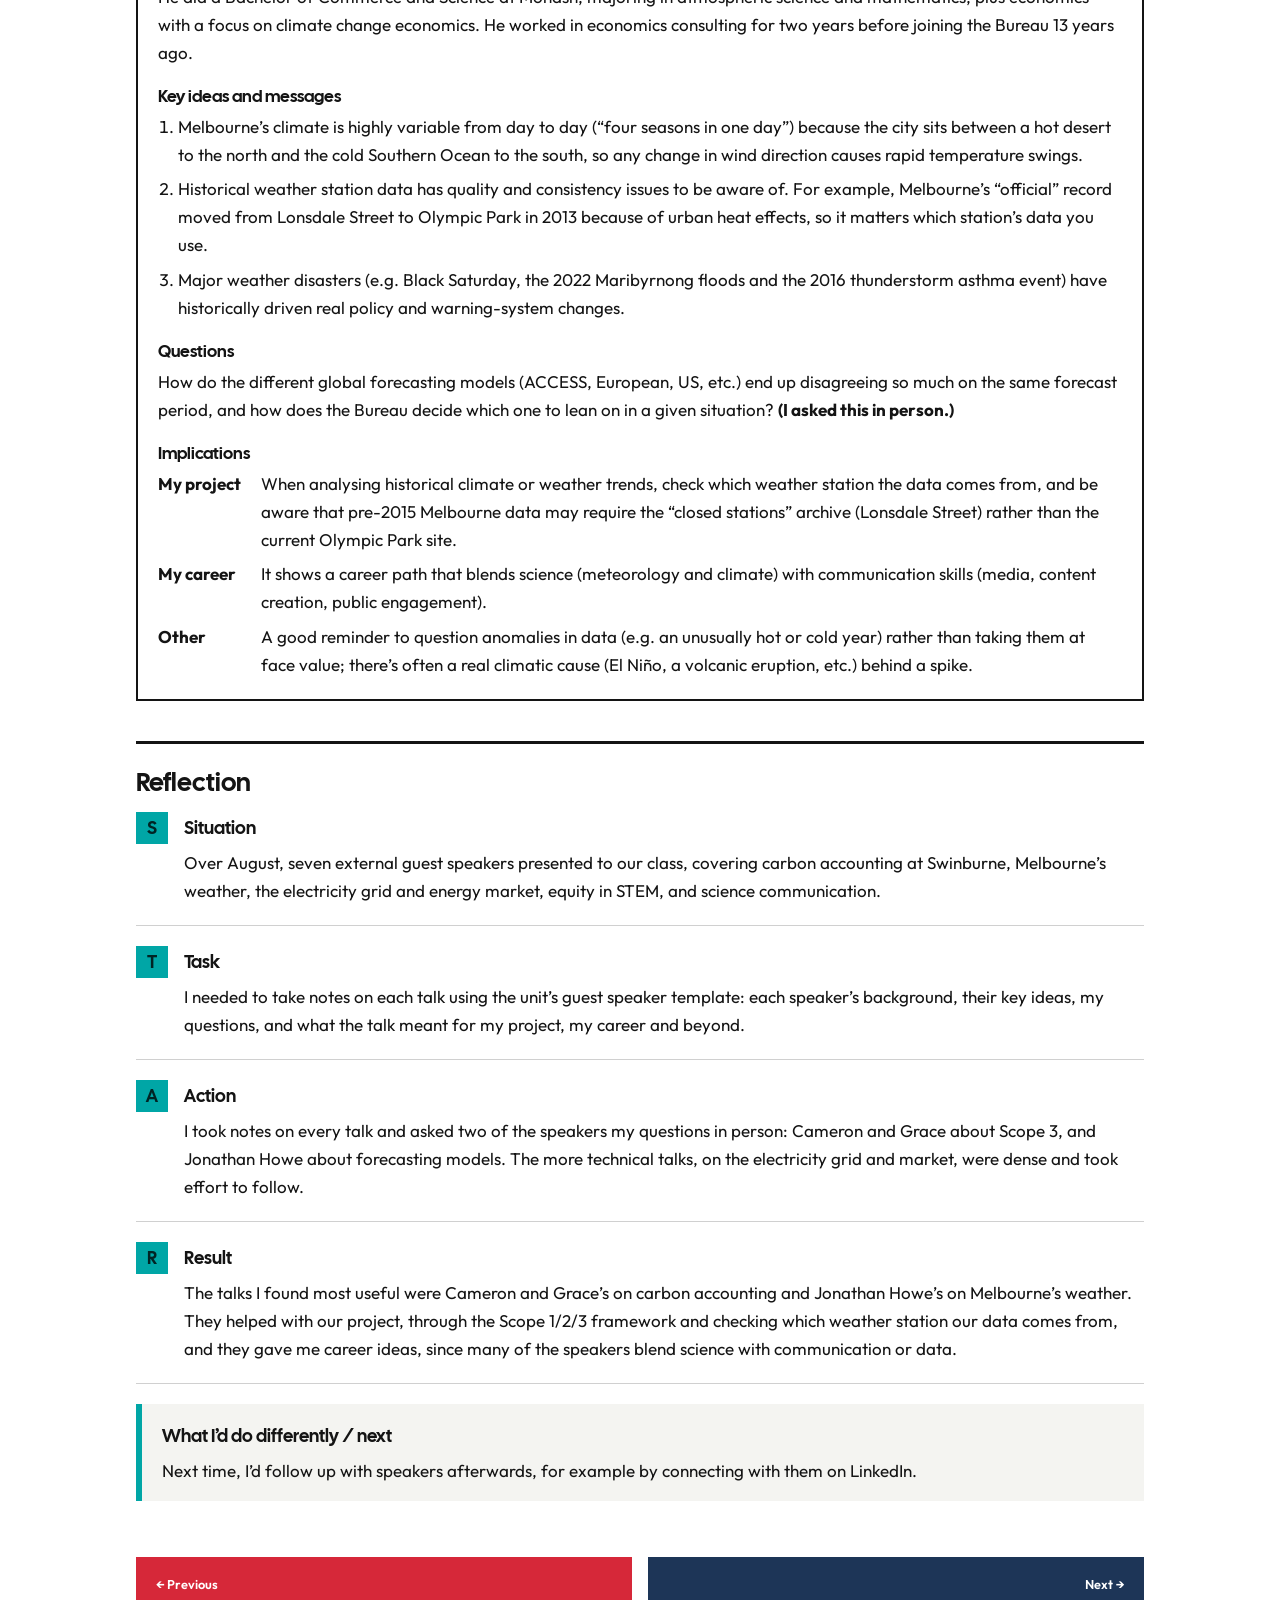
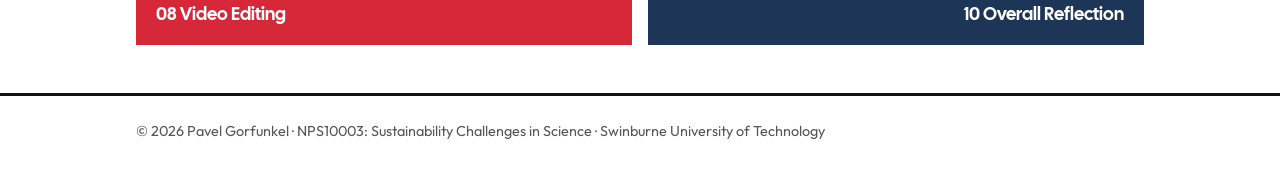
<file: guest-lectures.html>
<!doctype html>
<html lang="en-AU">
<head>
  <meta charset="utf-8">
  <meta name="viewport" content="width=device-width, initial-scale=1">
  <title>Task 9: Guest Lectures | Portfolio</title>
  <meta name="description" content="Notes from each external speaker in the unit.">
  <meta name="robots" content="noindex">
  <link rel="preconnect" href="https://fonts.googleapis.com">
  <link rel="preconnect" href="https://fonts.gstatic.com" crossorigin>
  <link rel="stylesheet" href="https://fonts.googleapis.com/css2?family=Cal+Sans&family=Outfit:wght@400;500;600;700&display=swap">
  <link rel="icon" href="assets/favicon.svg" type="image/svg+xml">
  <link rel="stylesheet" href="css/style.css">
</head>
<body>
  <a class="skip-link" href="#main">Skip to content</a>
  <header class="site-header" id="site-header">
    <div class="container"><a class="brand" href="index.html">Portfolio</a></div>
  </header>

  <main id="main">
    <div class="container">
      <header class="page-head">
        <span class="page-num" aria-hidden="true">09</span>
        <h1><span class="visually-hidden">Task 9: </span>Guest Lectures</h1>
        <p class="lead">My notes from the seven external guest speakers, using the unit&rsquo;s guest speaker template.</p>
      </header>

      <nav class="toc" data-toc aria-label="On this page"></nav>

      <section class="section" aria-labelledby="notes">
        <h2 id="notes">Speaker notes</h2>
        <p>My notes from each external guest speaker, using the unit&rsquo;s guest speaker template. Speakers are listed in date order.</p>
        <ol class="speaker-index">
          <li><a href="#speaker-taylor-girardi">Cameron Taylor &amp; Grace Girardi</a> (10 August)</li>
          <li><a href="#speaker-ruwangi">Ruwangi</a> (23 August)</li>
          <li><a href="#speaker-pearson">Amelia Pearson</a> (23 August)</li>
          <li><a href="#speaker-jones">Callum Jones</a> (25 August)</li>
          <li><a href="#speaker-boyne">Anna Boyne</a> (25 August)</li>
          <li><a href="#speaker-howe">Jonathan Howe</a> (31 August)</li>
        </ol>

        <article class="speaker" aria-labelledby="speaker-taylor-girardi">
          <h3 id="speaker-taylor-girardi">Cameron Taylor &amp; Grace Girardi</h3>
          <dl class="fields">
            <dt>Topic</dt><dd>Greenhouse gas emissions and carbon accounting</dd>
            <dt>Position / organisation</dt><dd>Swinburne Sustainability Team (Operations)</dd>
            <dt>Date</dt><dd>10 August 2026</dd>
          </dl>
          <h4>Speaker background</h4>
          <p>Cameron is the Sustainability Program Manager at Swinburne, leading integrated sustainability strategy and projects. He previously worked at places such as JLL, Treasury and Finance Victoria, and the City of Whittlesea.</p>
          <p>Grace is a Sustainability Analyst at Swinburne. She interprets data from Swinburne&rsquo;s carbon footprint and offsets, and has a deep passion for environmental science, having completed a Master&rsquo;s.</p>
          <h4>Key ideas and messages</h4>
          <ol>
            <li>Carbon accounting is quite a messy and imprecise thing. Even with two decimal points of reporting, a lot of the data is actually based on estimates or third-party calculation methods that are not public.</li>
            <li>National and organisational reporting are two distinct systems. Governments are under systems like the Paris Agreement, whereas organisations report separately.</li>
            <li>Scopes 1, 2 and 3 are an important framework for carbon accounting.</li>
          </ol>
          <h4>Questions</h4>
          <p>How do you decide what actually counts as Scope 3, versus something you just don&rsquo;t track at all? <strong>(I asked this in person.)</strong></p>
          <h4>Implications</h4>
          <dl class="fields">
            <dt>My project</dt><dd>The Scope 1/2/3 framework as a structure for analysing my project details.</dd>
            <dt>My career</dt><dd>Grace&rsquo;s personal story was interesting to hear; a hybrid of skills is something I would be interested in pursuing.</dd>
            <dt>Other</dt><dd>Personally developing a healthy scepticism towards &ldquo;clean energy&rdquo; numbers.</dd>
          </dl>
        </article>

        <article class="speaker" aria-labelledby="speaker-ruwangi">
          <h3 id="speaker-ruwangi">Ruwangi</h3>
          <dl class="fields">
            <dt>Topic</dt><dd>Equity in STEM and AI for social good</dd>
            <dt>Position / organisation</dt><dd>Founder, STEM Sisters; AI consultant</dd>
            <dt>Date</dt><dd>23 August 2026</dd>
          </dl>
          <h4>Speaker background</h4>
          <p>Ruwangi moved to Australia from Sri Lanka in 2017 to do a PhD in AI at Victoria University. She previously lectured in Sri Lanka, completed her PhD in 2021, and now runs her own AI consultancy. She also founded STEM Sisters, a nonprofit for women of colour in STEM.</p>
          <h4>Key ideas and messages</h4>
          <ol>
            <li>Women of colour in STEM often face extra challenges beyond being a woman in science.</li>
            <li>AI is here to stay, so it&rsquo;s better to get involved and help shape it than to avoid it.</li>
            <li>You don&rsquo;t need a fixed life plan; try lots of things and follow what interests you.</li>
          </ol>
          <h4>Questions</h4>
          <p>What made her decide to start her own consultancy instead of working for one company?</p>
          <h4>Implications</h4>
          <dl class="fields">
            <dt>My project</dt><dd>Think about who might be left out or affected differently by my project.</dd>
            <dt>My career</dt><dd>It&rsquo;s fine not to have my whole career mapped out yet; just take good opportunities.</dd>
            <dt>Other</dt><dd>Join a professional body in my field early, as she did with the Australian Computer Society.</dd>
          </dl>
        </article>

        <article class="speaker" aria-labelledby="speaker-pearson">
          <h3 id="speaker-pearson">Amelia Pearson</h3>
          <dl class="fields">
            <dt>Topic</dt><dd>Science communication and sustainability</dd>
            <dt>Position / organisation</dt><dd>Science Communicator, Monash Climate Change Communication Hub</dd>
            <dt>Date</dt><dd>23 August 2026</dd>
          </dl>
          <h4>Speaker background</h4>
          <p>Amelia works at the Monash Climate Change Communication Hub. She studied Science and Global Challenges at Monash, then did a Master&rsquo;s in Science Communication at ANU, and has worked on a CSIRO research ship and across Southeast Asia.</p>
          <h4>Key ideas and messages</h4>
          <ol>
            <li>Science isn&rsquo;t just labs and data; communicating it so people actually care matters just as much.</li>
            <li>Being curious as a kid can turn into a real science career later, even without a fixed plan.</li>
            <li>AI and data centres are here to stay, so scientists should help shape them instead of avoiding them.</li>
          </ol>
          <h4>Questions</h4>
          <p>How did she land a job that&rsquo;s part science and part communication? Is that a common career path?</p>
          <h4>Implications</h4>
          <dl class="fields">
            <dt>My project</dt><dd>Explain my findings in plain language, not just science jargon.</dd>
            <dt>My career</dt><dd>It&rsquo;s OK not to have a fixed plan; her career changed as she found new interests.</dd>
            <dt>Other</dt><dd>Science communication is a real, valid career, not just a backup option.</dd>
          </dl>
        </article>

        <article class="speaker" aria-labelledby="speaker-jones">
          <h3 id="speaker-jones">Callum Jones</h3>
          <dl class="fields">
            <dt>Topic</dt><dd>Electricity&rsquo;s role in Australia&rsquo;s decarbonisation</dd>
            <dt>Position / organisation</dt><dd>Engineer, AusNet</dd>
            <dt>Date</dt><dd>25 August 2026</dd>
          </dl>
          <h4>Speaker background</h4>
          <p>His first full-time role out of university is at AusNet. He also completed a final-year project at RMIT on electric vehicle uptake.</p>
          <h4>Key ideas and messages</h4>
          <ol>
            <li>Grid frequency (Australia runs at 50&nbsp;Hz) reflects the balance of supply and demand. Traditional spinning generators provide &ldquo;inertia&rdquo; that stabilises the grid, while inverter-based renewables provide little to none.</li>
            <li>Both extremes are a problem: too much demand (extreme heat or cold, the &ldquo;duck curve&rdquo;) and too little demand (mild weather, high midday solar) each require different tools.</li>
            <li>Transmission stays essential even as generation decentralises, because of geography (generation is often far from load), the ability to share resources across regions, economic competition among generators, and resilience during faults.</li>
          </ol>
          <h4>Questions</h4>
          <p>What happens if two neighbouring states both hit minimum demand at the same time and can&rsquo;t export power to each other?</p>
          <h4>Implications</h4>
          <dl class="fields">
            <dt>My project</dt><dd>Use the transmission vs distribution distinction to explain why some areas lose power while others don&rsquo;t during an outage.</dd>
            <dt>My career</dt><dd>It gave me a clearer picture of what day-to-day work in network operations and planning actually looks like.</dd>
            <dt>Other</dt><dd>It made blackouts and load shedding easier to explain to someone without an engineering background, using the &ldquo;freeway vs road&rdquo; analogy.</dd>
          </dl>
        </article>

        <article class="speaker" aria-labelledby="speaker-boyne">
          <h3 id="speaker-boyne">Anna Boyne</h3>
          <dl class="fields">
            <dt>Topic</dt><dd>Electricity&rsquo;s role in Australia&rsquo;s decarbonisation</dd>
            <dt>Position / organisation</dt><dd>AEMO (Australian Energy Market Operator)</dd>
            <dt>Date</dt><dd>25 August 2026</dd>
          </dl>
          <h4>Speaker background</h4>
          <p>About 25 years working across government projects and utilities, with a background in geomatics and a PhD on uncertainty in data and how people reason with it. More recently she spent time at an NGO working on climate action before returning to the electricity sector.</p>
          <h4>Key ideas and messages</h4>
          <ol>
            <li>There&rsquo;s an important distinction between &ldquo;energy&rdquo; (the actual amount of electricity delivered over time, like water filling a bucket) and &ldquo;capacity&rdquo; (the maximum rate at which a generator can produce, like how fast the bucket can be filled).</li>
            <li>The electricity &ldquo;system&rdquo; (engineering-focused: keeping voltage and frequency stable, minimising blackouts) is distinct from the &ldquo;market&rdquo; (financial: fair pricing, viable business models for generators and retailers, avoiding price volatility).</li>
            <li>Managing periods of too much renewable supply (e.g. midday solar) is a growing challenge alongside managing peak demand. It&rsquo;s addressed through storage, state-based market mechanisms, and non-market interventions when needed.</li>
          </ol>
          <h4>Questions</h4>
          <p>How exactly do the &ldquo;non-market interventions&rdquo; work when a state has too much or too little demand, and who decides when to use them instead of market mechanisms?</p>
          <h4>Implications</h4>
          <dl class="fields">
            <dt>My project</dt><dd>Remember to check whether a dataset is measuring energy or capacity before drawing conclusions from it.</dd>
            <dt>My career</dt><dd>It shows that a data or geomatics background can lead into the energy sector, not just a traditional engineering path.</dd>
            <dt>Other</dt><dd>It made me want to look more closely at how &ldquo;100% renewable&rdquo; claims are actually calculated before taking them at face value.</dd>
          </dl>
        </article>

        <article class="speaker" aria-labelledby="speaker-howe">
          <h3 id="speaker-howe">Jonathan Howe</h3>
          <dl class="fields">
            <dt>Topic</dt><dd>Melbourne&rsquo;s climate and weather patterns</dd>
            <dt>Position / organisation</dt><dd>Media and Communications, Bureau of Meteorology</dd>
            <dt>Date</dt><dd>31 August 2026</dd>
          </dl>
          <h4>Speaker background</h4>
          <p>He did a Bachelor of Commerce and Science at Monash, majoring in atmospheric science and mathematics, plus economics with a focus on climate change economics. He worked in economics consulting for two years before joining the Bureau 13 years ago.</p>
          <h4>Key ideas and messages</h4>
          <ol>
            <li>Melbourne&rsquo;s climate is highly variable from day to day (&ldquo;four seasons in one day&rdquo;) because the city sits between a hot desert to the north and the cold Southern Ocean to the south, so any change in wind direction causes rapid temperature swings.</li>
            <li>Historical weather station data has quality and consistency issues to be aware of. For example, Melbourne&rsquo;s &ldquo;official&rdquo; record moved from Lonsdale Street to Olympic Park in 2013 because of urban heat effects, so it matters which station&rsquo;s data you use.</li>
            <li>Major weather disasters (e.g. Black Saturday, the 2022 Maribyrnong floods and the 2016 thunderstorm asthma event) have historically driven real policy and warning-system changes.</li>
          </ol>
          <h4>Questions</h4>
          <p>How do the different global forecasting models (ACCESS, European, US, etc.) end up disagreeing so much on the same forecast period, and how does the Bureau decide which one to lean on in a given situation? <strong>(I asked this in person.)</strong></p>
          <h4>Implications</h4>
          <dl class="fields">
            <dt>My project</dt><dd>When analysing historical climate or weather trends, check which weather station the data comes from, and be aware that pre-2015 Melbourne data may require the &ldquo;closed stations&rdquo; archive (Lonsdale Street) rather than the current Olympic Park site.</dd>
            <dt>My career</dt><dd>It shows a career path that blends science (meteorology and climate) with communication skills (media, content creation, public engagement).</dd>
            <dt>Other</dt><dd>A good reminder to question anomalies in data (e.g. an unusually hot or cold year) rather than taking them at face value; there&rsquo;s often a real climatic cause (El Ni&ntilde;o, a volcanic eruption, etc.) behind a spike.</dd>
          </dl>
        </article>
      </section>

      <section class="section" aria-labelledby="reflection">
        <h2 id="reflection">Reflection</h2>
        <div class="star">
          <div class="star-card">
            <h3><span class="letter" aria-hidden="true">S</span>Situation</h3>
            <p>Over August, seven external guest speakers presented to our class, covering carbon accounting at Swinburne, Melbourne&rsquo;s weather, the electricity grid and energy market, equity in STEM, and science communication.</p>
          </div>
          <div class="star-card">
            <h3><span class="letter" aria-hidden="true">T</span>Task</h3>
            <p>I needed to take notes on each talk using the unit&rsquo;s guest speaker template: each speaker&rsquo;s background, their key ideas, my questions, and what the talk meant for my project, my career and beyond.</p>
          </div>
          <div class="star-card">
            <h3><span class="letter" aria-hidden="true">A</span>Action</h3>
            <p>I took notes on every talk and asked two of the speakers my questions in person: Cameron and Grace about Scope 3, and Jonathan Howe about forecasting models. The more technical talks, on the electricity grid and market, were dense and took effort to follow.</p>
          </div>
          <div class="star-card">
            <h3><span class="letter" aria-hidden="true">R</span>Result</h3>
            <p>The talks I found most useful were Cameron and Grace&rsquo;s on carbon accounting and Jonathan Howe&rsquo;s on Melbourne&rsquo;s weather. They helped with our project, through the Scope 1/2/3 framework and checking which weather station our data comes from, and they gave me career ideas, since many of the speakers blend science with communication or data.</p>
          </div>
          <div class="star-card star-note">
            <h3>What I&rsquo;d do differently / next</h3>
            <p>Next time, I&rsquo;d follow up with speakers afterwards, for example by connecting with them on LinkedIn.</p>
          </div>
        </div>
      </section>

      <nav class="pager" id="pager" aria-label="Previous and next task"></nav>
    </div>
  </main>

  <footer class="site-footer">
    <div class="container">
      <p>&copy; <span data-year></span> <span data-site="name"></span> &middot; <span data-site="unit"></span> &middot; <span data-site="university"></span></p>
    </div>
  </footer>

  <script src="js/site.js"></script>
</body>
</html>
</file>
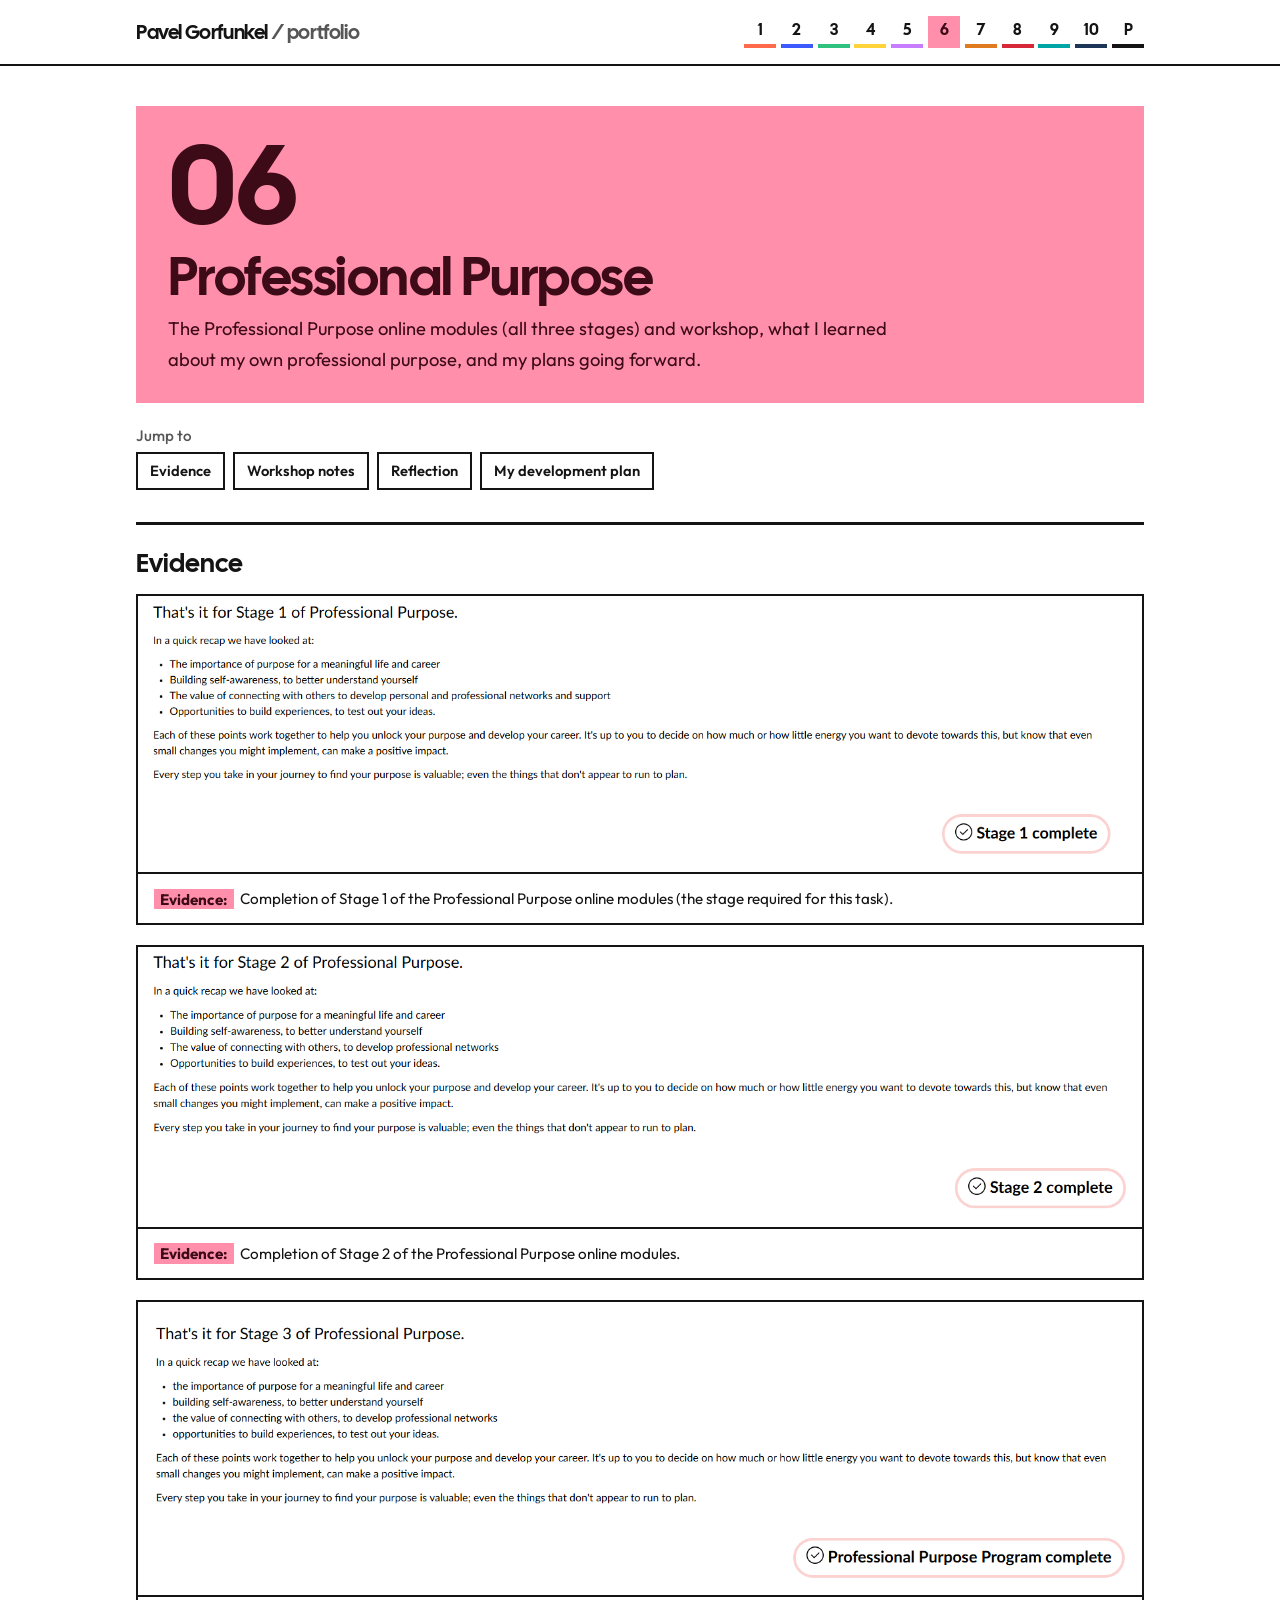
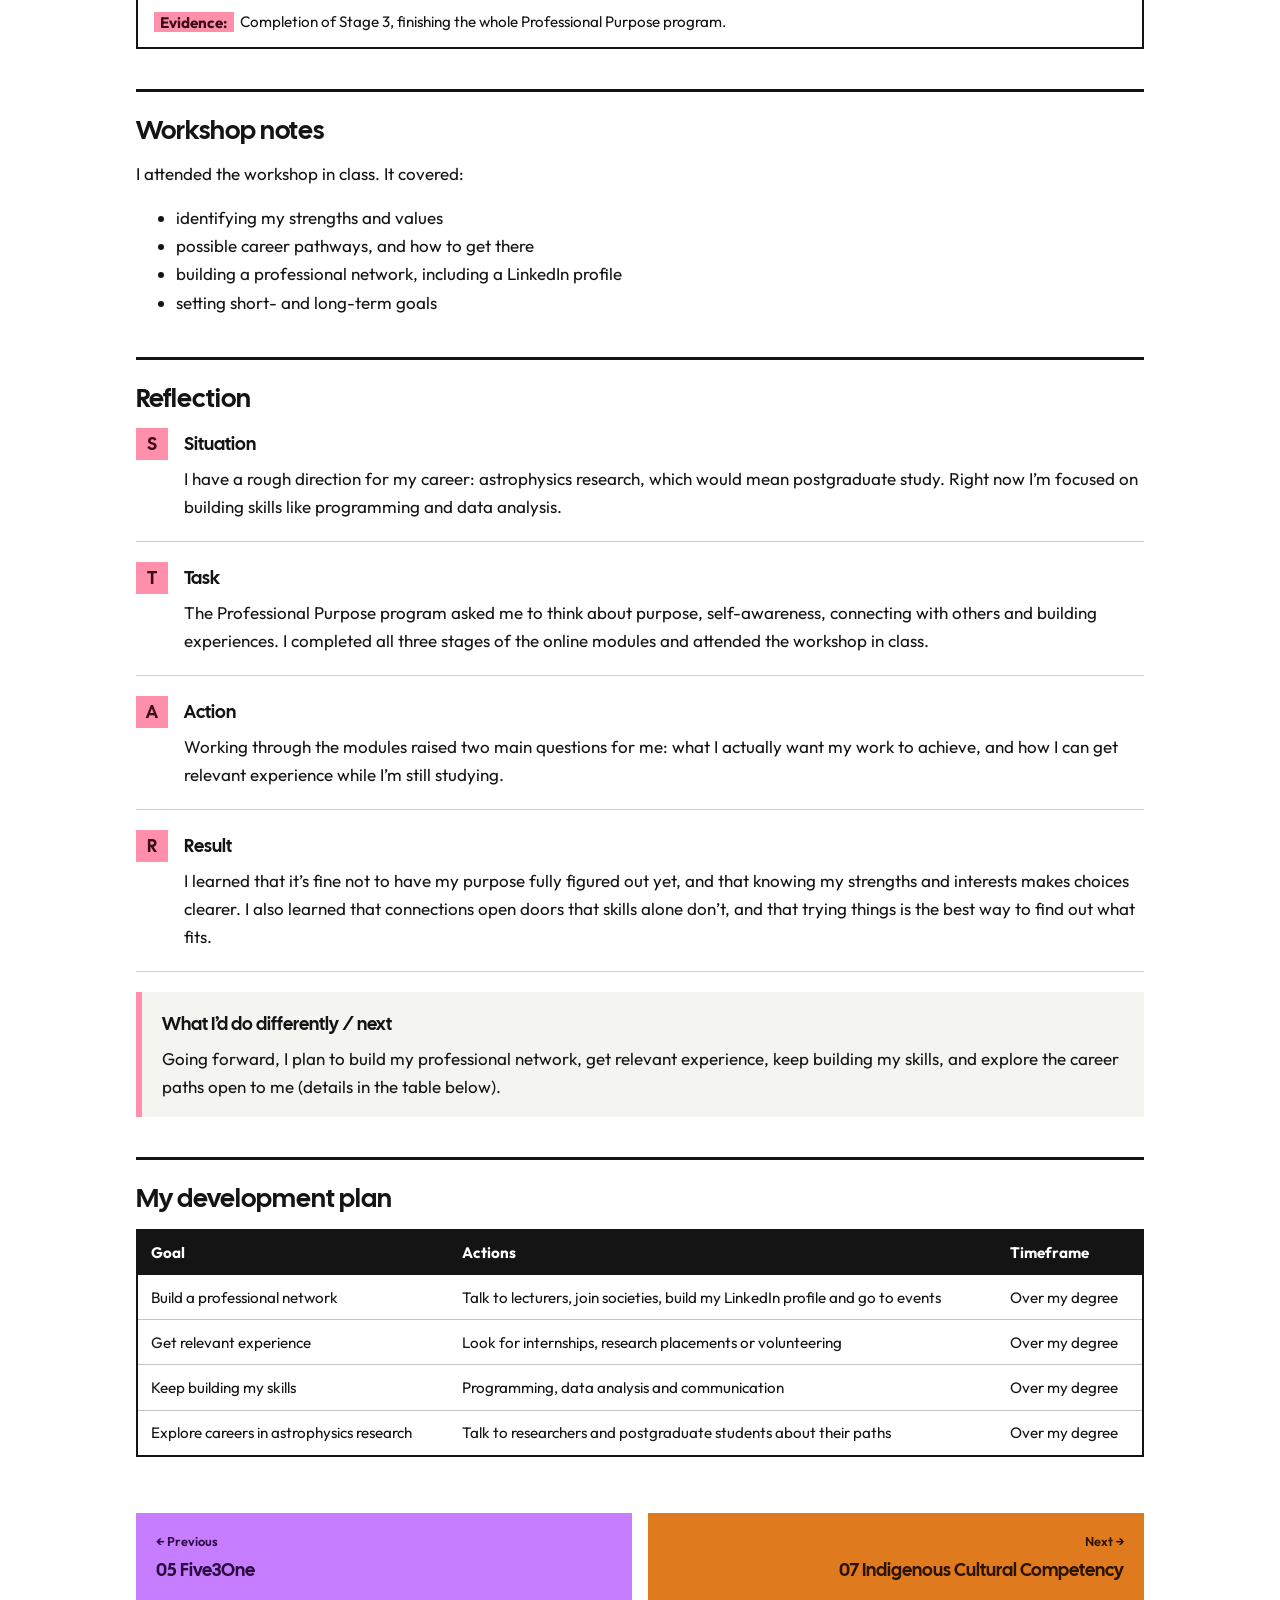
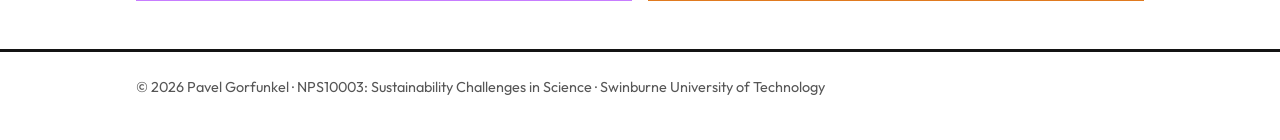
<file: professional-purpose.html>
<!doctype html>
<html lang="en-AU">
<head>
  <meta charset="utf-8">
  <meta name="viewport" content="width=device-width, initial-scale=1">
  <title>Task 6: Professional Purpose | Portfolio</title>
  <meta name="description" content="The Professional Purpose modules and workshop, what I learned about my professional purpose, and my plan.">
  <meta name="robots" content="noindex">
  <link rel="preconnect" href="https://fonts.googleapis.com">
  <link rel="preconnect" href="https://fonts.gstatic.com" crossorigin>
  <link rel="stylesheet" href="https://fonts.googleapis.com/css2?family=Cal+Sans&family=Outfit:wght@400;500;600;700&display=swap">
  <link rel="icon" href="assets/favicon.svg" type="image/svg+xml">
  <link rel="stylesheet" href="css/style.css">
</head>
<body>
  <a class="skip-link" href="#main">Skip to content</a>
  <header class="site-header" id="site-header">
    <div class="container"><a class="brand" href="index.html">Portfolio</a></div>
  </header>

  <main id="main">
    <div class="container">
      <header class="page-head">
        <span class="page-num" aria-hidden="true">06</span>
        <h1><span class="visually-hidden">Task 6: </span>Professional Purpose</h1>
        <p class="lead">The Professional Purpose online modules (all three stages) and workshop, what I learned about my own professional purpose, and my plans going forward.</p>
      </header>

      <nav class="toc" data-toc aria-label="On this page"></nav>

      <section class="section" aria-labelledby="evidence">
        <h2 id="evidence">Evidence</h2>
        <figure class="evidence">
          <img src="assets/images/professional-purpose-stage1.png" width="1526" height="420" alt="End of Stage 1 of Professional Purpose, recapping purpose, self-awareness, connecting with others and building experiences, with a &ldquo;Stage 1 complete&rdquo; badge" loading="lazy">
          <figcaption><strong>Evidence:</strong> Completion of Stage 1 of the Professional Purpose online modules (the stage required for this task).</figcaption>
        </figure>
        <figure class="evidence">
          <img src="assets/images/professional-purpose-stage2.png" width="1502" height="418" alt="End of Stage 2 of Professional Purpose, recapping purpose, self-awareness, connecting with others and building experiences, with a &ldquo;Stage 2 complete&rdquo; badge" loading="lazy">
          <figcaption><strong>Evidence:</strong> Completion of Stage 2 of the Professional Purpose online modules.</figcaption>
        </figure>
        <figure class="evidence">
          <img src="assets/images/professional-purpose-stage3.png" width="1508" height="441" alt="End of Stage 3 of Professional Purpose, recapping purpose, self-awareness, connecting with others and building experiences, with a &ldquo;Professional Purpose Program complete&rdquo; badge" loading="lazy">
          <figcaption><strong>Evidence:</strong> Completion of Stage 3, finishing the whole Professional Purpose program.</figcaption>
        </figure>
      </section>

      <section class="section" aria-labelledby="workshop">
        <h2 id="workshop">Workshop notes</h2>
        <p>I attended the workshop in class. It covered:</p>
        <ul>
          <li>identifying my strengths and values</li>
          <li>possible career pathways, and how to get there</li>
          <li>building a professional network, including a LinkedIn profile</li>
          <li>setting short- and long-term goals</li>
        </ul>
      </section>

      <section class="section" aria-labelledby="reflection">
        <h2 id="reflection">Reflection</h2>
        <div class="star">
          <div class="star-card">
            <h3><span class="letter" aria-hidden="true">S</span>Situation</h3>
            <p>I have a rough direction for my career: astrophysics research, which would mean postgraduate study. Right now I&rsquo;m focused on building skills like programming and data analysis.</p>
          </div>
          <div class="star-card">
            <h3><span class="letter" aria-hidden="true">T</span>Task</h3>
            <p>The Professional Purpose program asked me to think about purpose, self-awareness, connecting with others and building experiences. I completed all three stages of the online modules and attended the workshop in class.</p>
          </div>
          <div class="star-card">
            <h3><span class="letter" aria-hidden="true">A</span>Action</h3>
            <p>Working through the modules raised two main questions for me: what I actually want my work to achieve, and how I can get relevant experience while I&rsquo;m still studying.</p>
          </div>
          <div class="star-card">
            <h3><span class="letter" aria-hidden="true">R</span>Result</h3>
            <p>I learned that it&rsquo;s fine not to have my purpose fully figured out yet, and that knowing my strengths and interests makes choices clearer. I also learned that connections open doors that skills alone don&rsquo;t, and that trying things is the best way to find out what fits.</p>
          </div>
          <div class="star-card star-note">
            <h3>What I&rsquo;d do differently / next</h3>
            <p>Going forward, I plan to build my professional network, get relevant experience, keep building my skills, and explore the career paths open to me (details in the table below).</p>
          </div>
        </div>
      </section>

      <section class="section" aria-labelledby="plan">
        <h2 id="plan">My development plan</h2>
        <div class="table-wrap">
          <table>
            <thead><tr><th scope="col">Goal</th><th scope="col">Actions</th><th scope="col">Timeframe</th></tr></thead>
            <tbody>
              <tr><td>Build a professional network</td><td>Talk to lecturers, join societies, build my LinkedIn profile and go to events</td><td>Over my degree</td></tr>
              <tr><td>Get relevant experience</td><td>Look for internships, research placements or volunteering</td><td>Over my degree</td></tr>
              <tr><td>Keep building my skills</td><td>Programming, data analysis and communication</td><td>Over my degree</td></tr>
              <tr><td>Explore careers in astrophysics research</td><td>Talk to researchers and postgraduate students about their paths</td><td>Over my degree</td></tr>
            </tbody>
          </table>
        </div>
      </section>

      <nav class="pager" id="pager" aria-label="Previous and next task"></nav>
    </div>
  </main>

  <footer class="site-footer">
    <div class="container">
      <p>&copy; <span data-year></span> <span data-site="name"></span> &middot; <span data-site="unit"></span> &middot; <span data-site="university"></span></p>
    </div>
  </footer>

  <script src="js/site.js"></script>
</body>
</html>
</file>
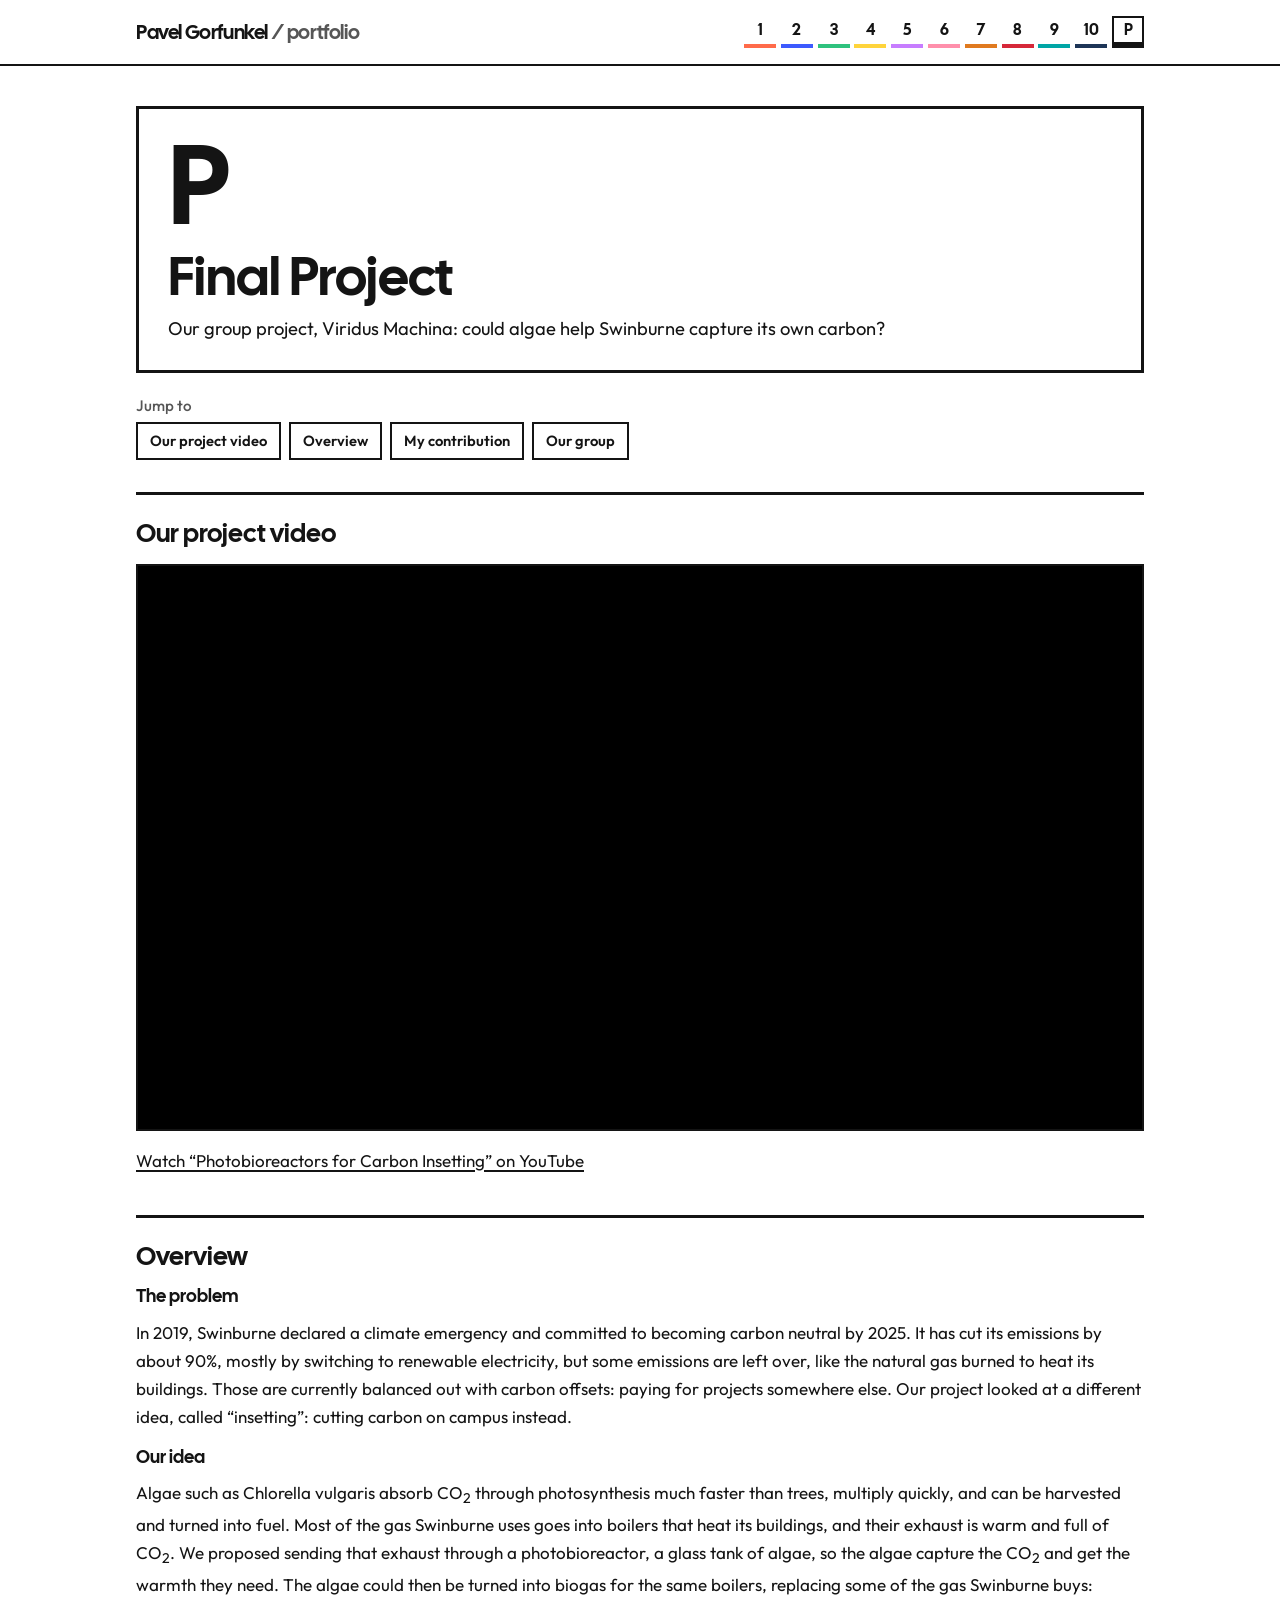
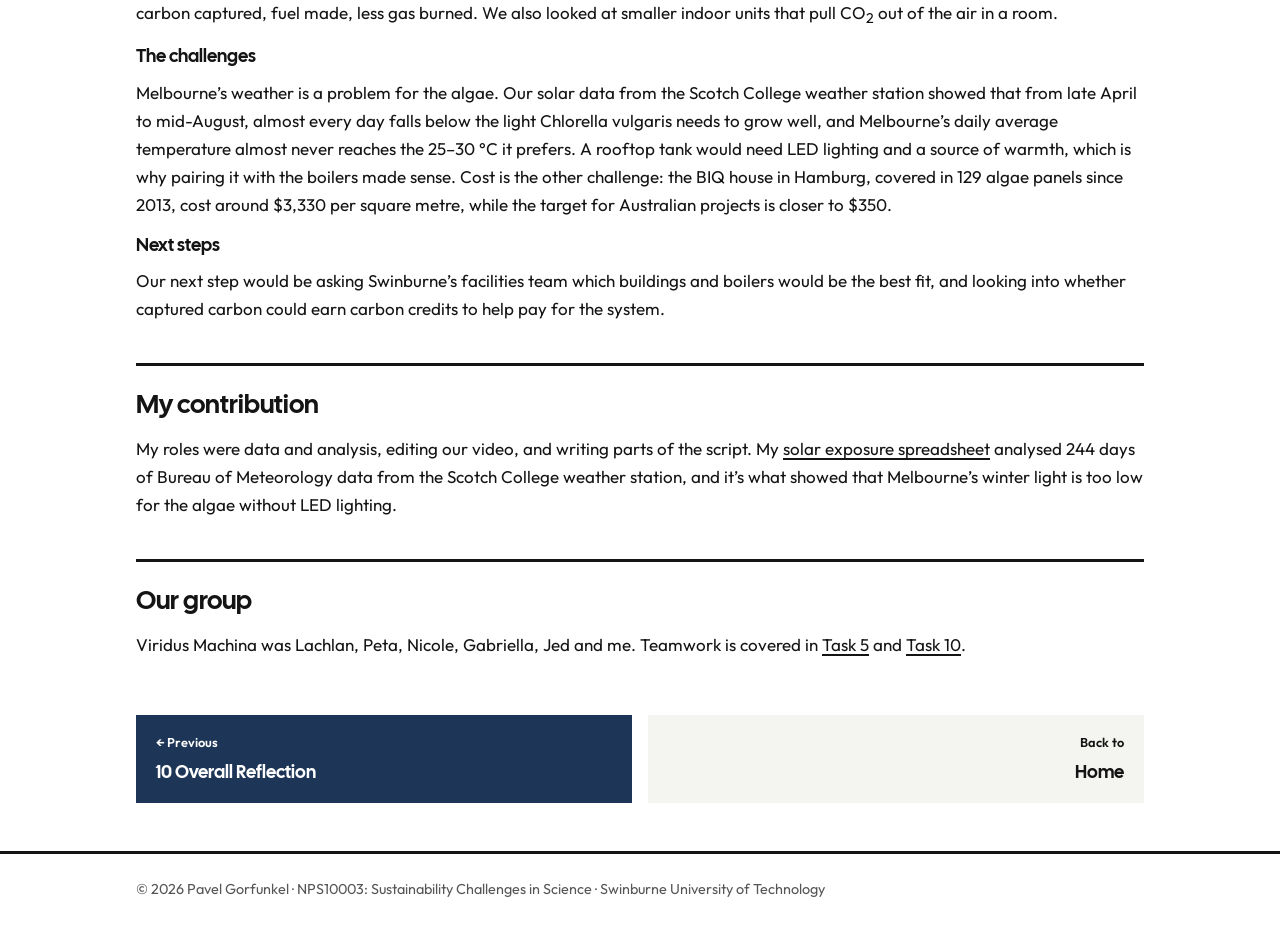
<file: project.html>
<!doctype html>
<html lang="en-AU">
<head>
  <meta charset="utf-8">
  <meta name="viewport" content="width=device-width, initial-scale=1">
  <title>Final Project | Portfolio</title>
  <meta name="description" content="Our group project, Viridus Machina: could algae help Swinburne capture its own carbon?">
  <meta name="robots" content="noindex">
  <link rel="preconnect" href="https://fonts.googleapis.com">
  <link rel="preconnect" href="https://fonts.gstatic.com" crossorigin>
  <link rel="stylesheet" href="https://fonts.googleapis.com/css2?family=Cal+Sans&family=Outfit:wght@400;500;600;700&display=swap">
  <link rel="icon" href="assets/favicon.svg" type="image/svg+xml">
  <link rel="stylesheet" href="css/style.css">
</head>
<body>
  <a class="skip-link" href="#main">Skip to content</a>
  <header class="site-header" id="site-header">
    <div class="container"><a class="brand" href="index.html">Portfolio</a></div>
  </header>

  <main id="main">
    <div class="container">
      <header class="page-head">
        <span class="page-num" aria-hidden="true">P</span>
        <h1><span class="visually-hidden">Project: </span>Final Project</h1>
        <p class="lead">Our group project, Viridus Machina: could algae help Swinburne capture its own carbon?</p>
      </header>

      <nav class="toc" data-toc aria-label="On this page"></nav>

      <section class="section" aria-labelledby="video">
        <h2 id="video">Our project video</h2>
        <div class="video">
          <iframe src="https://www.youtube-nocookie.com/embed/f305v_39kzU" title="Photobioreactors for Carbon Insetting" allow="accelerometer; encrypted-media; gyroscope; picture-in-picture; fullscreen" allowfullscreen loading="lazy"></iframe>
        </div>
        <p><a href="https://www.youtube.com/watch?v=f305v_39kzU">Watch &ldquo;Photobioreactors for Carbon Insetting&rdquo; on YouTube</a></p>
      </section>

      <section class="section" aria-labelledby="overview">
        <h2 id="overview">Overview</h2>
        <h3>The problem</h3>
        <p>In 2019, Swinburne declared a climate emergency and committed to becoming carbon neutral by 2025. It has cut its emissions by about 90%, mostly by switching to renewable electricity, but some emissions are left over, like the natural gas burned to heat its buildings. Those are currently balanced out with carbon offsets: paying for projects somewhere else. Our project looked at a different idea, called &ldquo;insetting&rdquo;: cutting carbon on campus instead.</p>
        <h3>Our idea</h3>
        <p>Algae such as <em>Chlorella vulgaris</em> absorb CO<sub>2</sub> through photosynthesis much faster than trees, multiply quickly, and can be harvested and turned into fuel. Most of the gas Swinburne uses goes into boilers that heat its buildings, and their exhaust is warm and full of CO<sub>2</sub>. We proposed sending that exhaust through a photobioreactor, a glass tank of algae, so the algae capture the CO<sub>2</sub> and get the warmth they need. The algae could then be turned into biogas for the same boilers, replacing some of the gas Swinburne buys: carbon captured, fuel made, less gas burned. We also looked at smaller indoor units that pull CO<sub>2</sub> out of the air in a room.</p>
        <h3>The challenges</h3>
        <p>Melbourne&rsquo;s weather is a problem for the algae. Our solar data from the Scotch College weather station showed that from late April to mid-August, almost every day falls below the light <em>Chlorella vulgaris</em> needs to grow well, and Melbourne&rsquo;s daily average temperature almost never reaches the 25&ndash;30&nbsp;&deg;C it prefers. A rooftop tank would need LED lighting and a source of warmth, which is why pairing it with the boilers made sense. Cost is the other challenge: the BIQ house in Hamburg, covered in 129 algae panels since 2013, cost around $3,330 per square metre, while the target for Australian projects is closer to $350.</p>
        <h3>Next steps</h3>
        <p>Our next step would be asking Swinburne&rsquo;s facilities team which buildings and boilers would be the best fit, and looking into whether captured carbon could earn carbon credits to help pay for the system.</p>
      </section>

      <section class="section" aria-labelledby="contribution">
        <h2 id="contribution">My contribution</h2>
        <p>My roles were data and analysis, editing our video, and writing parts of the script. My <a href="spreadsheets.html">solar exposure spreadsheet</a> analysed 244 days of Bureau of Meteorology data from the Scotch College weather station, and it&rsquo;s what showed that Melbourne&rsquo;s winter light is too low for the algae without LED lighting.</p>
      </section>

      <section class="section" aria-labelledby="group">
        <h2 id="group">Our group</h2>
        <p>Viridus Machina was Lachlan, Peta, Nicole, Gabriella, Jed and me. Teamwork is covered in <a href="five3one.html">Task 5</a> and <a href="reflection.html">Task 10</a>.</p>
      </section>

      <nav class="pager" id="pager" aria-label="Previous and next task"></nav>
    </div>
  </main>

  <footer class="site-footer">
    <div class="container">
      <p>&copy; <span data-year></span> <span data-site="name"></span> &middot; <span data-site="unit"></span> &middot; <span data-site="university"></span></p>
    </div>
  </footer>

  <script src="js/site.js"></script>
</body>
</html>
</file>
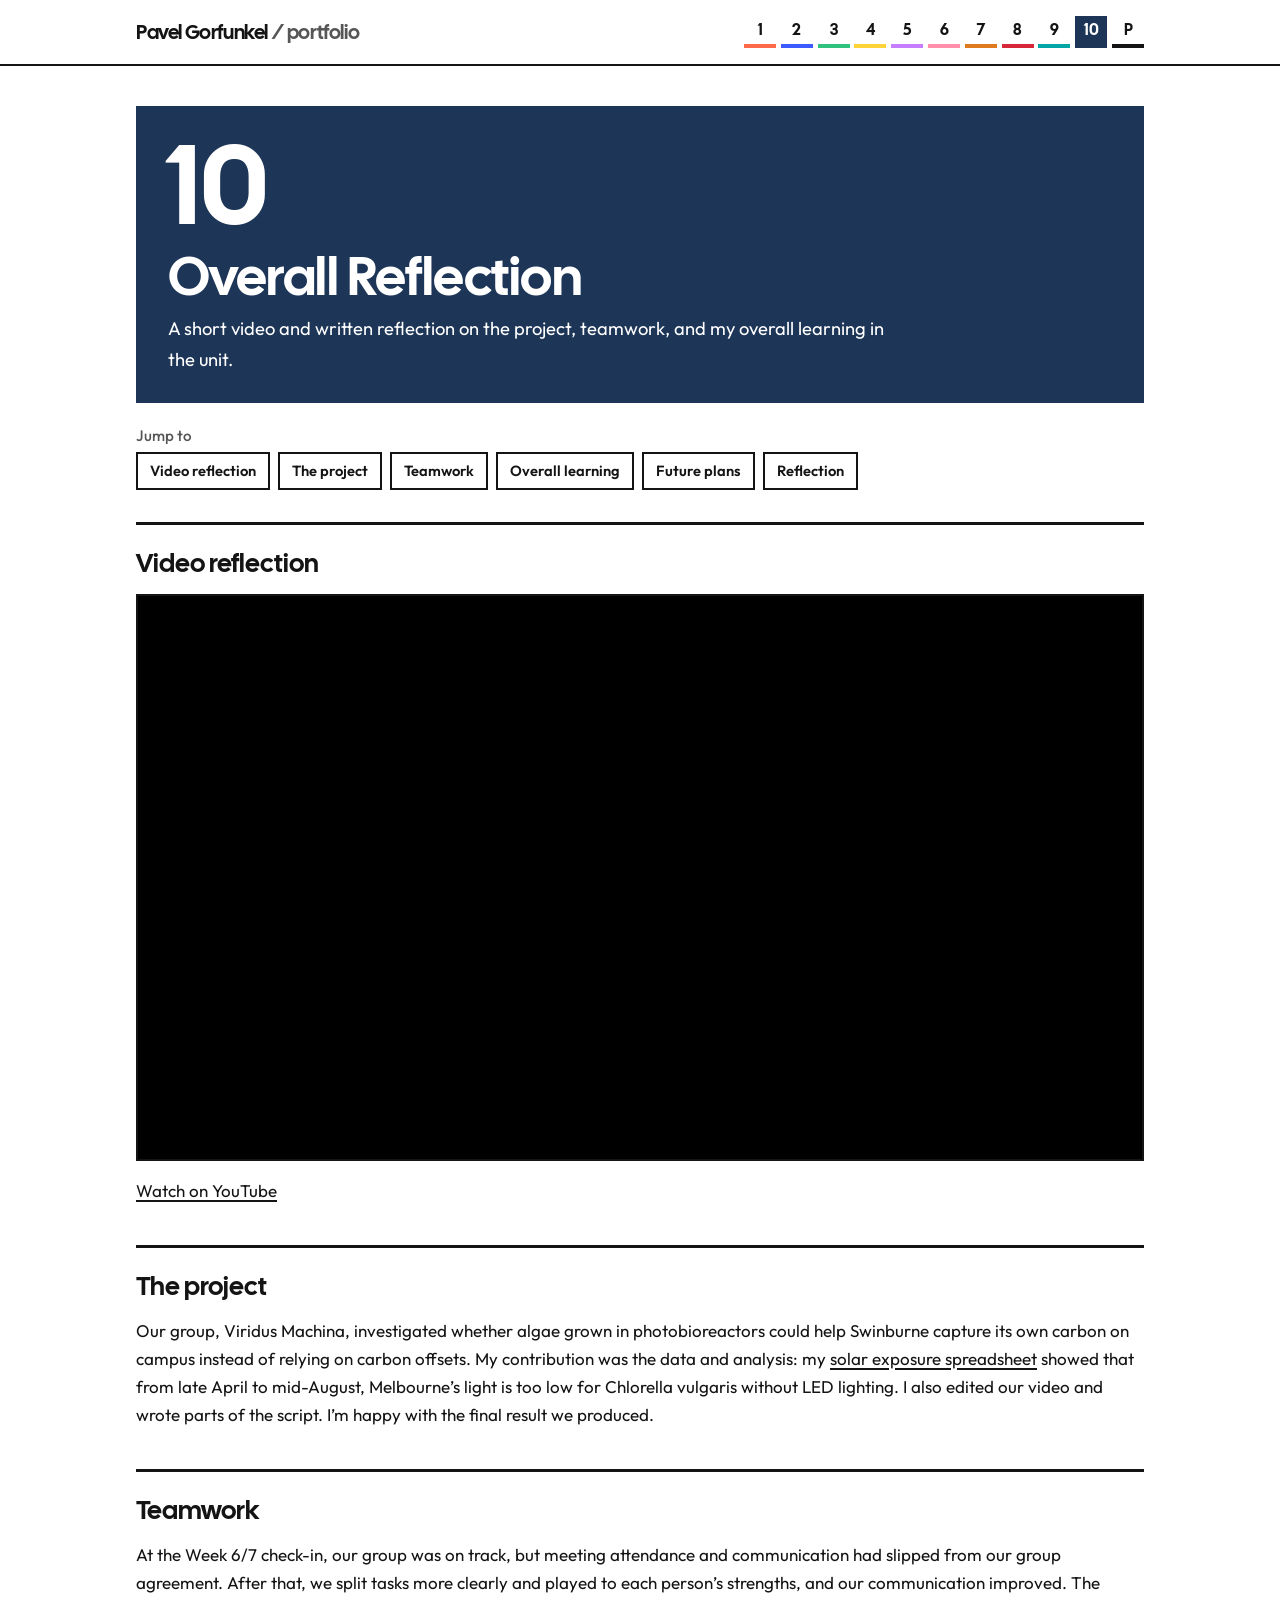
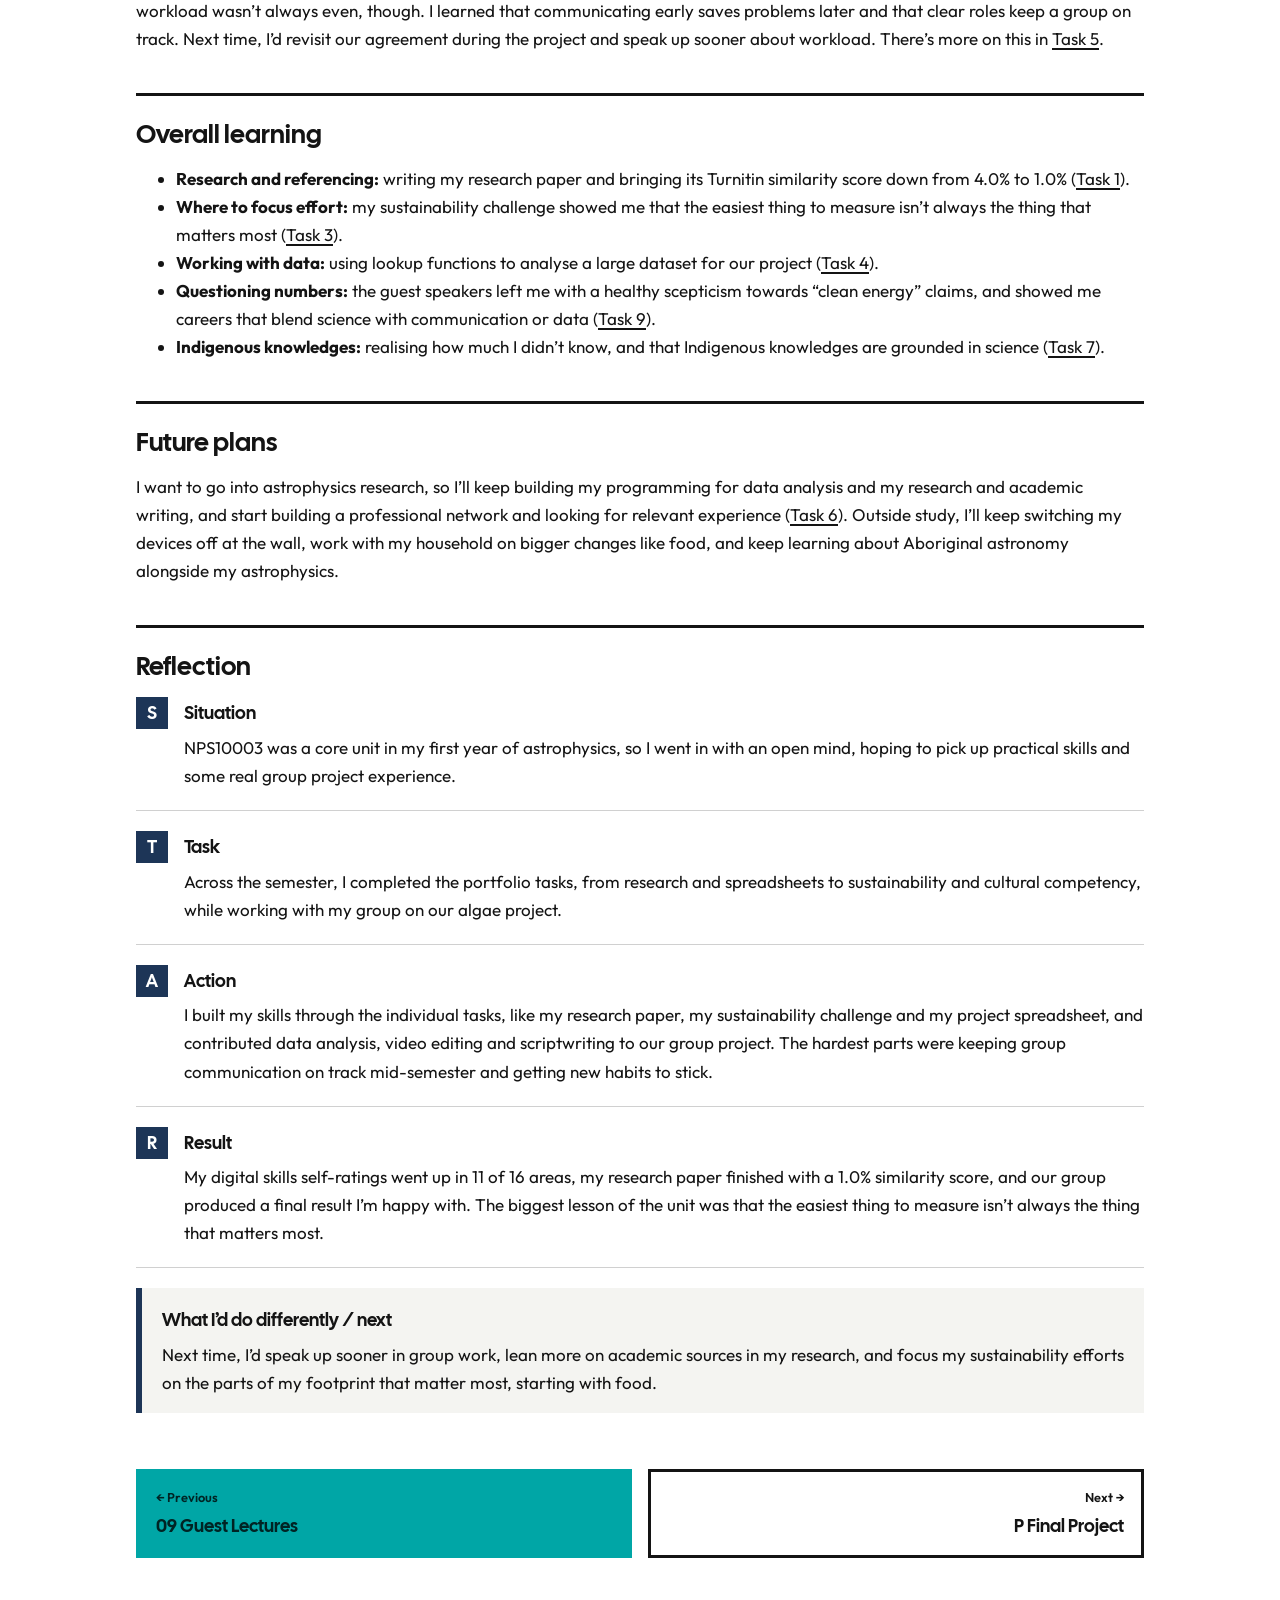
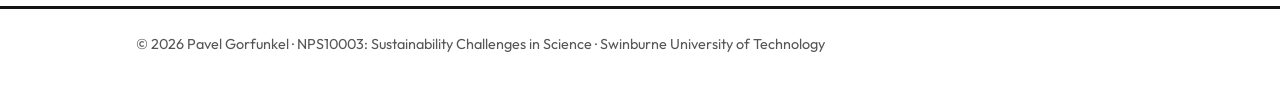
<file: reflection.html>
<!doctype html>
<html lang="en-AU">
<head>
  <meta charset="utf-8">
  <meta name="viewport" content="width=device-width, initial-scale=1">
  <title>Task 10: Overall Reflection | Portfolio</title>
  <meta name="description" content="A video and written reflection on the project, teamwork and my learning in the unit.">
  <meta name="robots" content="noindex">
  <link rel="preconnect" href="https://fonts.googleapis.com">
  <link rel="preconnect" href="https://fonts.gstatic.com" crossorigin>
  <link rel="stylesheet" href="https://fonts.googleapis.com/css2?family=Cal+Sans&family=Outfit:wght@400;500;600;700&display=swap">
  <link rel="icon" href="assets/favicon.svg" type="image/svg+xml">
  <link rel="stylesheet" href="css/style.css">
</head>
<body>
  <a class="skip-link" href="#main">Skip to content</a>
  <header class="site-header" id="site-header">
    <div class="container"><a class="brand" href="index.html">Portfolio</a></div>
  </header>

  <main id="main">
    <div class="container">
      <header class="page-head">
        <span class="page-num" aria-hidden="true">10</span>
        <h1><span class="visually-hidden">Task 10: </span>Overall Reflection</h1>
        <p class="lead">A short video and written reflection on the project, teamwork, and my overall learning in the unit.</p>
      </header>

      <nav class="toc" data-toc aria-label="On this page"></nav>

      <section class="section" aria-labelledby="video">
        <h2 id="video">Video reflection</h2>
        <div class="video">
          <iframe src="https://www.youtube-nocookie.com/embed/lOSV7glDLCQ" title="End of Unit Reflection: NPS10003" allow="accelerometer; encrypted-media; gyroscope; picture-in-picture; fullscreen" allowfullscreen loading="lazy"></iframe>
        </div>
        <p><a href="https://youtu.be/lOSV7glDLCQ">Watch on YouTube</a></p>
      </section>

      <section class="section" aria-labelledby="project">
        <h2 id="project">The project</h2>
        <p>Our group, Viridus Machina, investigated whether algae grown in photobioreactors could help Swinburne capture its own carbon on campus instead of relying on carbon offsets. My contribution was the data and analysis: my <a href="spreadsheets.html">solar exposure spreadsheet</a> showed that from late April to mid-August, Melbourne&rsquo;s light is too low for <em>Chlorella vulgaris</em> without LED lighting. I also edited our video and wrote parts of the script. I&rsquo;m happy with the final result we produced.</p>
      </section>

      <section class="section" aria-labelledby="teamwork">
        <h2 id="teamwork">Teamwork</h2>
        <p>At the Week 6/7 check-in, our group was on track, but meeting attendance and communication had slipped from our group agreement. After that, we split tasks more clearly and played to each person&rsquo;s strengths, and our communication improved. The workload wasn&rsquo;t always even, though. I learned that communicating early saves problems later and that clear roles keep a group on track. Next time, I&rsquo;d revisit our agreement during the project and speak up sooner about workload. There&rsquo;s more on this in <a href="five3one.html">Task 5</a>.</p>
      </section>

      <section class="section" aria-labelledby="learning">
        <h2 id="learning">Overall learning</h2>
        <ul>
          <li><strong>Research and referencing:</strong> writing my research paper and bringing its Turnitin similarity score down from 4.0% to 1.0% (<a href="turnitin.html">Task 1</a>).</li>
          <li><strong>Where to focus effort:</strong> my sustainability challenge showed me that the easiest thing to measure isn&rsquo;t always the thing that matters most (<a href="sustainability.html">Task 3</a>).</li>
          <li><strong>Working with data:</strong> using lookup functions to analyse a large dataset for our project (<a href="spreadsheets.html">Task 4</a>).</li>
          <li><strong>Questioning numbers:</strong> the guest speakers left me with a healthy scepticism towards &ldquo;clean energy&rdquo; claims, and showed me careers that blend science with communication or data (<a href="guest-lectures.html">Task 9</a>).</li>
          <li><strong>Indigenous knowledges:</strong> realising how much I didn&rsquo;t know, and that Indigenous knowledges are grounded in science (<a href="cultural-competency.html">Task 7</a>).</li>
        </ul>
      </section>

      <section class="section" aria-labelledby="future">
        <h2 id="future">Future plans</h2>
        <p>I want to go into astrophysics research, so I&rsquo;ll keep building my programming for data analysis and my research and academic writing, and start building a professional network and looking for relevant experience (<a href="professional-purpose.html">Task 6</a>). Outside study, I&rsquo;ll keep switching my devices off at the wall, work with my household on bigger changes like food, and keep learning about Aboriginal astronomy alongside my astrophysics.</p>
      </section>

      <section class="section" aria-labelledby="reflection">
        <h2 id="reflection">Reflection</h2>
        <div class="star">
          <div class="star-card">
            <h3><span class="letter" aria-hidden="true">S</span>Situation</h3>
            <p>NPS10003 was a core unit in my first year of astrophysics, so I went in with an open mind, hoping to pick up practical skills and some real group project experience.</p>
          </div>
          <div class="star-card">
            <h3><span class="letter" aria-hidden="true">T</span>Task</h3>
            <p>Across the semester, I completed the portfolio tasks, from research and spreadsheets to sustainability and cultural competency, while working with my group on our algae project.</p>
          </div>
          <div class="star-card">
            <h3><span class="letter" aria-hidden="true">A</span>Action</h3>
            <p>I built my skills through the individual tasks, like my research paper, my sustainability challenge and my project spreadsheet, and contributed data analysis, video editing and scriptwriting to our group project. The hardest parts were keeping group communication on track mid-semester and getting new habits to stick.</p>
          </div>
          <div class="star-card">
            <h3><span class="letter" aria-hidden="true">R</span>Result</h3>
            <p>My digital skills self-ratings went up in 11 of 16 areas, my research paper finished with a 1.0% similarity score, and our group produced a final result I&rsquo;m happy with. The biggest lesson of the unit was that the easiest thing to measure isn&rsquo;t always the thing that matters most.</p>
          </div>
          <div class="star-card star-note">
            <h3>What I&rsquo;d do differently / next</h3>
            <p>Next time, I&rsquo;d speak up sooner in group work, lean more on academic sources in my research, and focus my sustainability efforts on the parts of my footprint that matter most, starting with food.</p>
          </div>
        </div>
      </section>

      <nav class="pager" id="pager" aria-label="Previous and next task"></nav>
    </div>
  </main>

  <footer class="site-footer">
    <div class="container">
      <p>&copy; <span data-year></span> <span data-site="name"></span> &middot; <span data-site="unit"></span> &middot; <span data-site="university"></span></p>
    </div>
  </footer>

  <script src="js/site.js"></script>
</body>
</html>
</file>
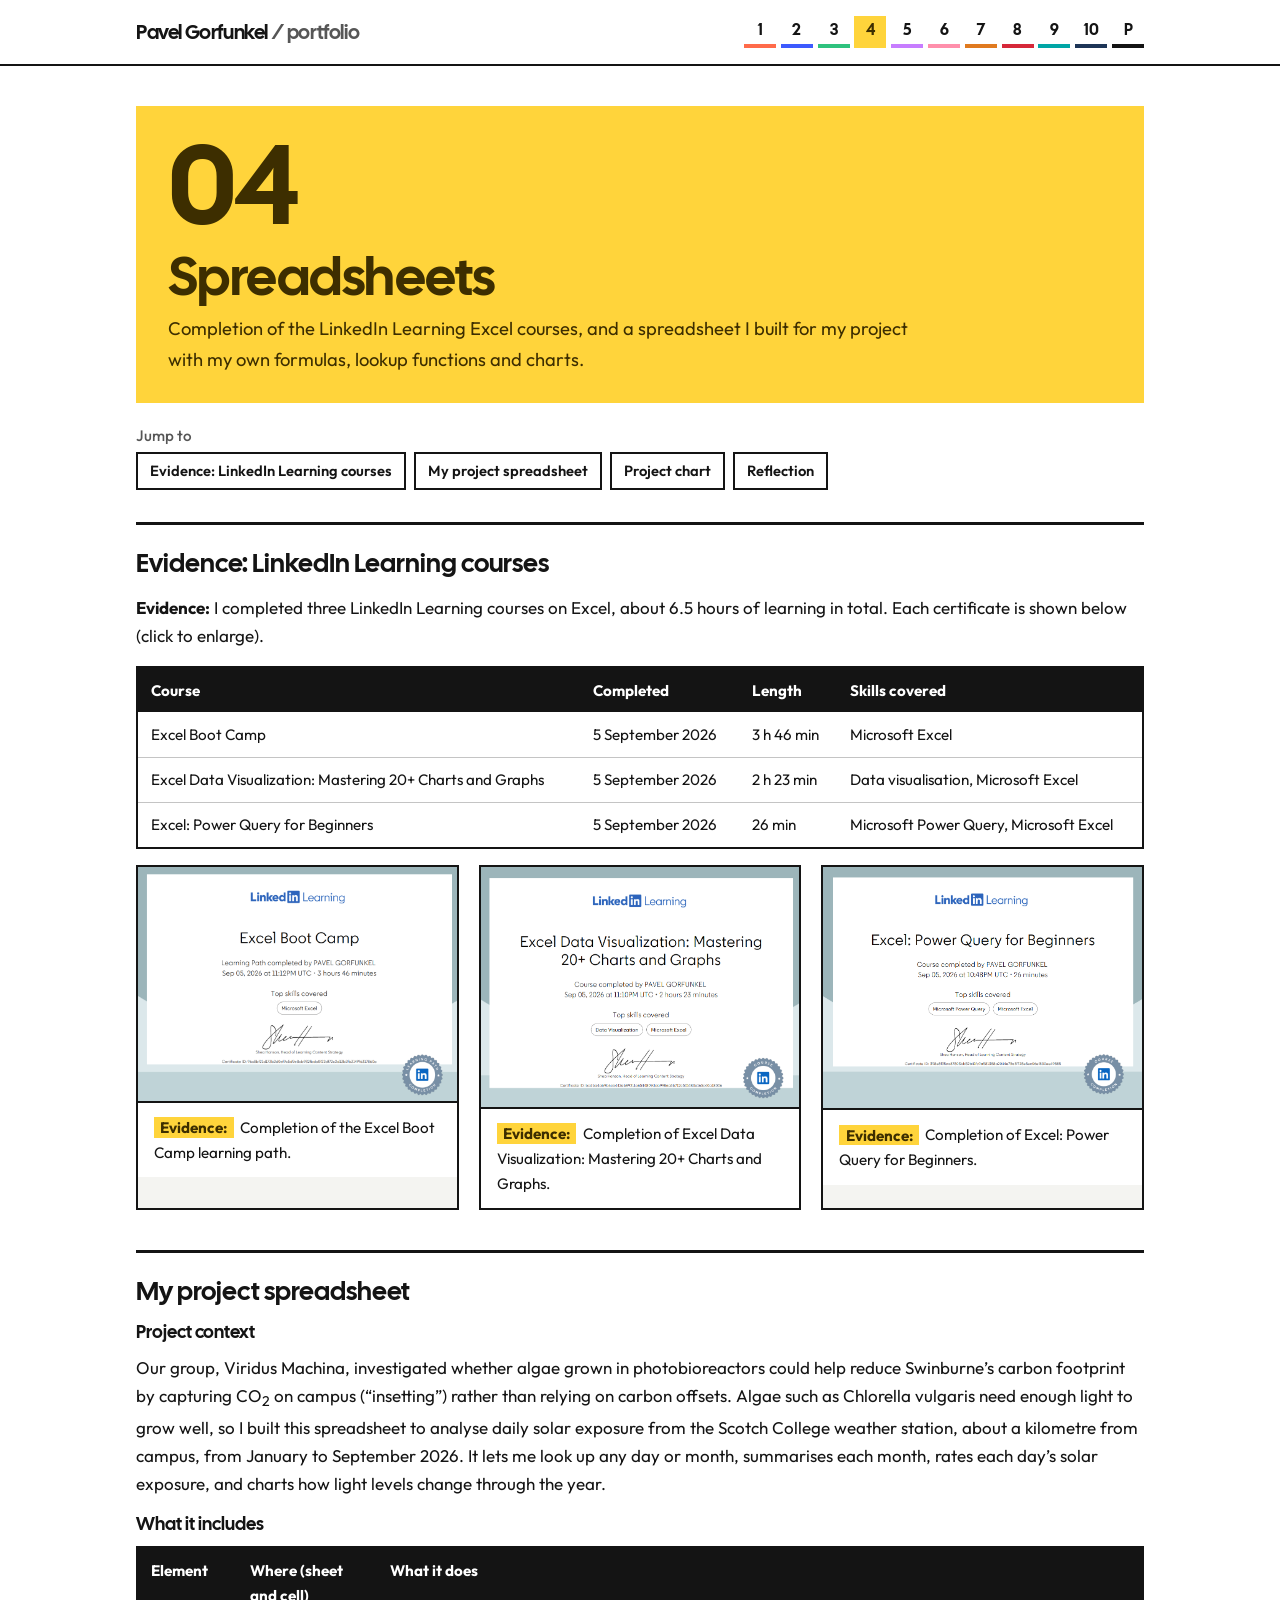
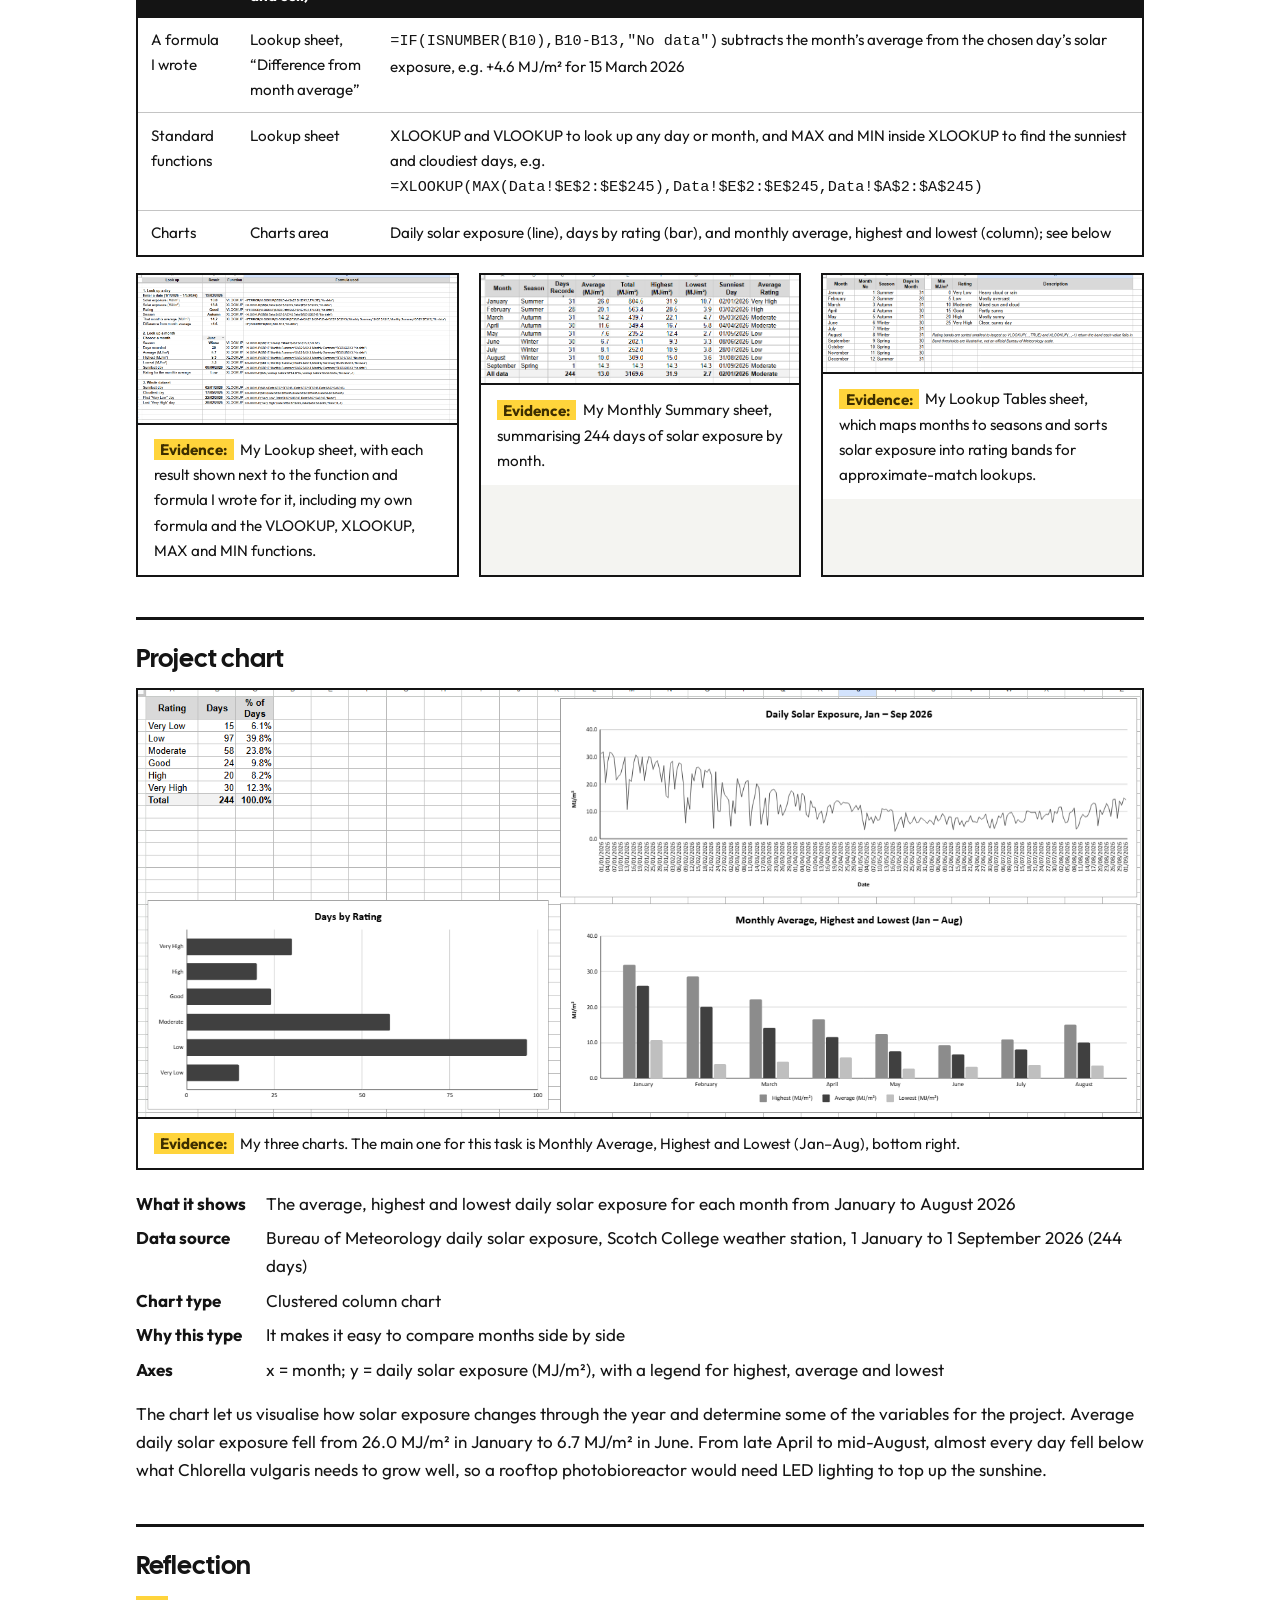
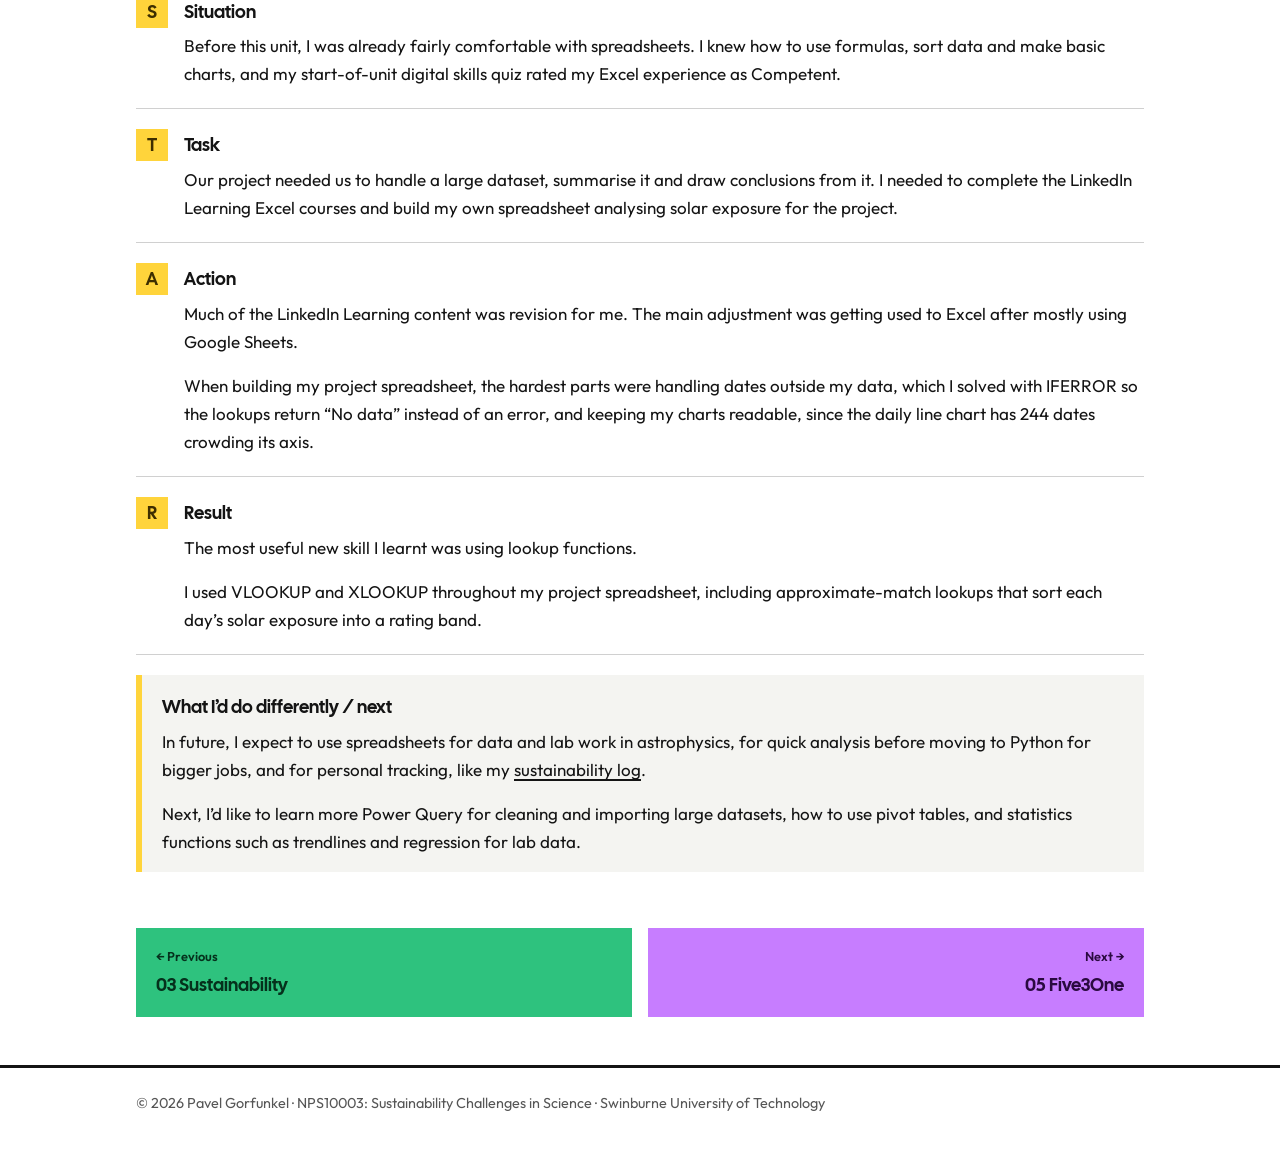
<file: spreadsheets.html>
<!doctype html>
<html lang="en-AU">
<head>
  <meta charset="utf-8">
  <meta name="viewport" content="width=device-width, initial-scale=1">
  <title>Task 4: Spreadsheets | Portfolio</title>
  <meta name="description" content="LinkedIn Learning Excel courses and a spreadsheet I built for my project.">
  <meta name="robots" content="noindex">
  <link rel="preconnect" href="https://fonts.googleapis.com">
  <link rel="preconnect" href="https://fonts.gstatic.com" crossorigin>
  <link rel="stylesheet" href="https://fonts.googleapis.com/css2?family=Cal+Sans&family=Outfit:wght@400;500;600;700&display=swap">
  <link rel="icon" href="assets/favicon.svg" type="image/svg+xml">
  <link rel="stylesheet" href="css/style.css">
</head>
<body>
  <a class="skip-link" href="#main">Skip to content</a>
  <header class="site-header" id="site-header">
    <div class="container"><a class="brand" href="index.html">Portfolio</a></div>
  </header>

  <main id="main">
    <div class="container">
      <header class="page-head">
        <span class="page-num" aria-hidden="true">04</span>
        <h1><span class="visually-hidden">Task 4: </span>Spreadsheets</h1>
        <p class="lead">Completion of the LinkedIn Learning Excel courses, and a spreadsheet I built for my project with my own formulas, lookup functions and charts.</p>
      </header>

      <nav class="toc" data-toc aria-label="On this page"></nav>

      <section class="section" aria-labelledby="evidence">
        <h2 id="evidence">Evidence: LinkedIn Learning courses</h2>
        <p><strong>Evidence:</strong> I completed three LinkedIn Learning courses on Excel, about 6.5 hours of learning in total. Each certificate is shown below (click to enlarge).</p>
        <div class="table-wrap">
          <table>
            <caption class="visually-hidden">LinkedIn Learning courses completed</caption>
            <thead><tr><th scope="col">Course</th><th scope="col">Completed</th><th scope="col">Length</th><th scope="col">Skills covered</th></tr></thead>
            <tbody>
              <tr><td>Excel Boot Camp</td><td>5 September 2026</td><td>3 h 46 min</td><td>Microsoft Excel</td></tr>
              <tr><td>Excel Data Visualization: Mastering 20+ Charts and Graphs</td><td>5 September 2026</td><td>2 h 23 min</td><td>Data visualisation, Microsoft Excel</td></tr>
              <tr><td>Excel: Power Query for Beginners</td><td>5 September 2026</td><td>26 min</td><td>Microsoft Power Query, Microsoft Excel</td></tr>
            </tbody>
          </table>
        </div>
        <div class="evidence-grid">
          <figure class="evidence">
            <img src="assets/images/linkedin-excel-boot-camp.png" width="1020" height="748" alt="LinkedIn Learning certificate: Excel Boot Camp learning path, completed 5 September 2026, 3 hours 46 minutes" loading="lazy">
            <figcaption><strong>Evidence:</strong> Completion of the <em>Excel Boot Camp</em> learning path.</figcaption>
          </figure>
          <figure class="evidence">
            <img src="assets/images/linkedin-excel-data-visualization.png" width="1023" height="770" alt="LinkedIn Learning certificate: Excel Data Visualization: Mastering 20+ Charts and Graphs, completed 5 September 2026, 2 hours 23 minutes" loading="lazy">
            <figcaption><strong>Evidence:</strong> Completion of <em>Excel Data Visualization: Mastering 20+ Charts and Graphs</em>.</figcaption>
          </figure>
          <figure class="evidence">
            <img src="assets/images/linkedin-excel-power-query.png" width="1037" height="785" alt="LinkedIn Learning certificate: Excel: Power Query for Beginners, completed 5 September 2026, 26 minutes" loading="lazy">
            <figcaption><strong>Evidence:</strong> Completion of <em>Excel: Power Query for Beginners</em>.</figcaption>
          </figure>
        </div>
      </section>

      <section class="section" aria-labelledby="spreadsheet">
        <h2 id="spreadsheet">My project spreadsheet</h2>
        <h3>Project context</h3>
        <p>Our group, Viridus Machina, investigated whether algae grown in photobioreactors could help reduce Swinburne&rsquo;s carbon footprint by capturing CO<sub>2</sub> on campus (&ldquo;insetting&rdquo;) rather than relying on carbon offsets. Algae such as <em>Chlorella vulgaris</em> need enough light to grow well, so I built this spreadsheet to analyse daily solar exposure from the Scotch College weather station, about a kilometre from campus, from January to September 2026. It lets me look up any day or month, summarises each month, rates each day&rsquo;s solar exposure, and charts how light levels change through the year.</p>
        <h3>What it includes</h3>
        <div class="table-wrap">
          <table>
            <thead><tr><th scope="col">Element</th><th scope="col">Where (sheet and cell)</th><th scope="col">What it does</th></tr></thead>
            <tbody>
              <tr><td>A formula I wrote</td><td>Lookup sheet, &ldquo;Difference from month average&rdquo;</td><td><code>=IF(ISNUMBER(B10),B10-B13,"No data")</code> subtracts the month&rsquo;s average from the chosen day&rsquo;s solar exposure, e.g. +4.6&nbsp;MJ/m&sup2; for 15 March 2026</td></tr>
              <tr><td>Standard functions</td><td>Lookup sheet</td><td>XLOOKUP and VLOOKUP to look up any day or month, and MAX and MIN inside XLOOKUP to find the sunniest and cloudiest days, e.g. <code>=XLOOKUP(MAX(Data!$E$2:$E$245),Data!$E$2:$E$245,Data!$A$2:$A$245)</code></td></tr>
              <tr><td>Charts</td><td>Charts area</td><td>Daily solar exposure (line), days by rating (bar), and monthly average, highest and lowest (column); see below</td></tr>
            </tbody>
          </table>
        </div>
        <div class="evidence-grid">
          <figure class="evidence">
            <img src="assets/images/spreadsheet-formula.png" width="1204" height="561" alt="Lookup sheet showing each result next to the function and formula used: looking up a day, a month and the whole dataset with VLOOKUP, XLOOKUP, IFERROR, MAX and MIN" loading="lazy">
            <figcaption><strong>Evidence:</strong> My Lookup sheet, with each result shown next to the function and formula I wrote for it, including my own formula and the VLOOKUP, XLOOKUP, MAX and MIN functions.</figcaption>
          </figure>
          <figure class="evidence">
            <img src="assets/images/spreadsheet-monthly-summary.png" width="707" height="241" alt="Monthly Summary table for January to September 2026: season, days recorded, average, total, highest and lowest solar exposure, sunniest day and average rating" loading="lazy">
            <figcaption><strong>Evidence:</strong> My Monthly Summary sheet, summarising 244 days of solar exposure by month.</figcaption>
          </figure>
          <figure class="evidence">
            <img src="assets/images/spreadsheet-lookup-tables.png" width="946" height="290" alt="Lookup Tables sheet mapping each month to its season and number of days, and solar exposure thresholds to ratings from Very Low to Very High" loading="lazy">
            <figcaption><strong>Evidence:</strong> My Lookup Tables sheet, which maps months to seasons and sorts solar exposure into rating bands for approximate-match lookups.</figcaption>
          </figure>
        </div>
      </section>

      <section class="section" aria-labelledby="chart">
        <h2 id="chart">Project chart</h2>
        <figure class="evidence">
          <img src="assets/images/spreadsheet-charts.png" width="1465" height="622" alt="Three charts: daily solar exposure from January to September 2026 (line), days by rating (bar), and monthly average, highest and lowest solar exposure from January to August (column)" loading="lazy">
          <figcaption><strong>Evidence:</strong> My three charts. The main one for this task is <em>Monthly Average, Highest and Lowest (Jan&ndash;Aug)</em>, bottom right.</figcaption>
        </figure>
        <dl class="fields">
          <dt>What it shows</dt><dd>The average, highest and lowest daily solar exposure for each month from January to August 2026</dd>
          <dt>Data source</dt><dd>Bureau of Meteorology daily solar exposure, Scotch College weather station, 1 January to 1 September 2026 (244 days)</dd>
          <dt>Chart type</dt><dd>Clustered column chart</dd>
          <dt>Why this type</dt><dd>It makes it easy to compare months side by side</dd>
          <dt>Axes</dt><dd>x = month; y = daily solar exposure (MJ/m&sup2;), with a legend for highest, average and lowest</dd>
        </dl>
        <p>The chart let us visualise how solar exposure changes through the year and determine some of the variables for the project. Average daily solar exposure fell from 26.0&nbsp;MJ/m&sup2; in January to 6.7&nbsp;MJ/m&sup2; in June. From late April to mid-August, almost every day fell below what <em>Chlorella vulgaris</em> needs to grow well, so a rooftop photobioreactor would need LED lighting to top up the sunshine.</p>
      </section>

      <section class="section" aria-labelledby="reflection">
        <h2 id="reflection">Reflection</h2>
        <div class="star">
          <div class="star-card">
            <h3><span class="letter" aria-hidden="true">S</span>Situation</h3>
            <p>Before this unit, I was already fairly comfortable with spreadsheets. I knew how to use formulas, sort data and make basic charts, and my start-of-unit digital skills quiz rated my Excel experience as Competent.</p>
          </div>
          <div class="star-card">
            <h3><span class="letter" aria-hidden="true">T</span>Task</h3>
            <p>Our project needed us to handle a large dataset, summarise it and draw conclusions from it. I needed to complete the LinkedIn Learning Excel courses and build my own spreadsheet analysing solar exposure for the project.</p>
          </div>
          <div class="star-card">
            <h3><span class="letter" aria-hidden="true">A</span>Action</h3>
            <p>Much of the LinkedIn Learning content was revision for me. The main adjustment was getting used to Excel after mostly using Google Sheets.</p>
            <p>When building my project spreadsheet, the hardest parts were handling dates outside my data, which I solved with IFERROR so the lookups return &ldquo;No data&rdquo; instead of an error, and keeping my charts readable, since the daily line chart has 244 dates crowding its axis.</p>
          </div>
          <div class="star-card">
            <h3><span class="letter" aria-hidden="true">R</span>Result</h3>
            <p>The most useful new skill I learnt was using lookup functions.</p>
            <p>I used VLOOKUP and XLOOKUP throughout my project spreadsheet, including approximate-match lookups that sort each day&rsquo;s solar exposure into a rating band.</p>
          </div>
          <div class="star-card star-note">
            <h3>What I&rsquo;d do differently / next</h3>
            <p>In future, I expect to use spreadsheets for data and lab work in astrophysics, for quick analysis before moving to Python for bigger jobs, and for personal tracking, like my <a href="sustainability.html">sustainability log</a>.</p>
            <p>Next, I&rsquo;d like to learn more Power Query for cleaning and importing large datasets, how to use pivot tables, and statistics functions such as trendlines and regression for lab data.</p>
          </div>
        </div>
      </section>

      <nav class="pager" id="pager" aria-label="Previous and next task"></nav>
    </div>
  </main>

  <footer class="site-footer">
    <div class="container">
      <p>&copy; <span data-year></span> <span data-site="name"></span> &middot; <span data-site="unit"></span> &middot; <span data-site="university"></span></p>
    </div>
  </footer>

  <script src="js/site.js"></script>
</body>
</html>
</file>
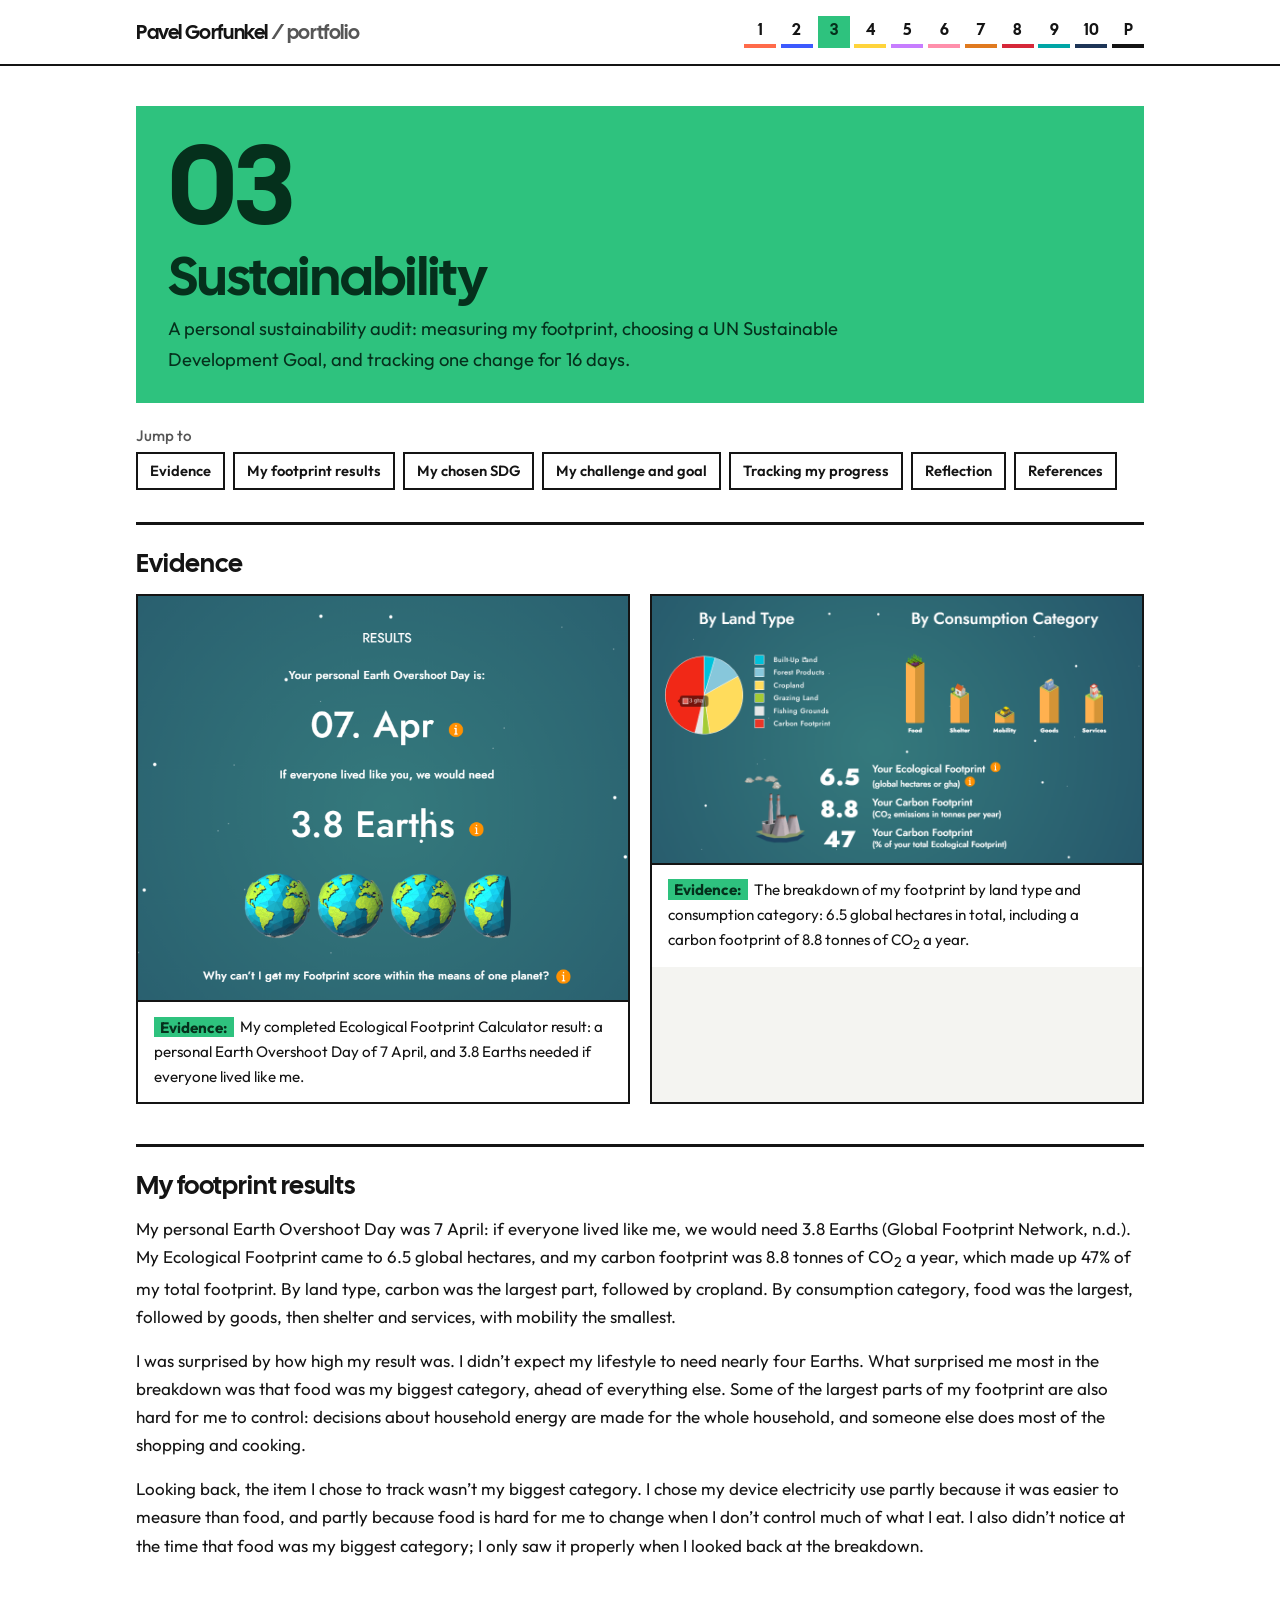
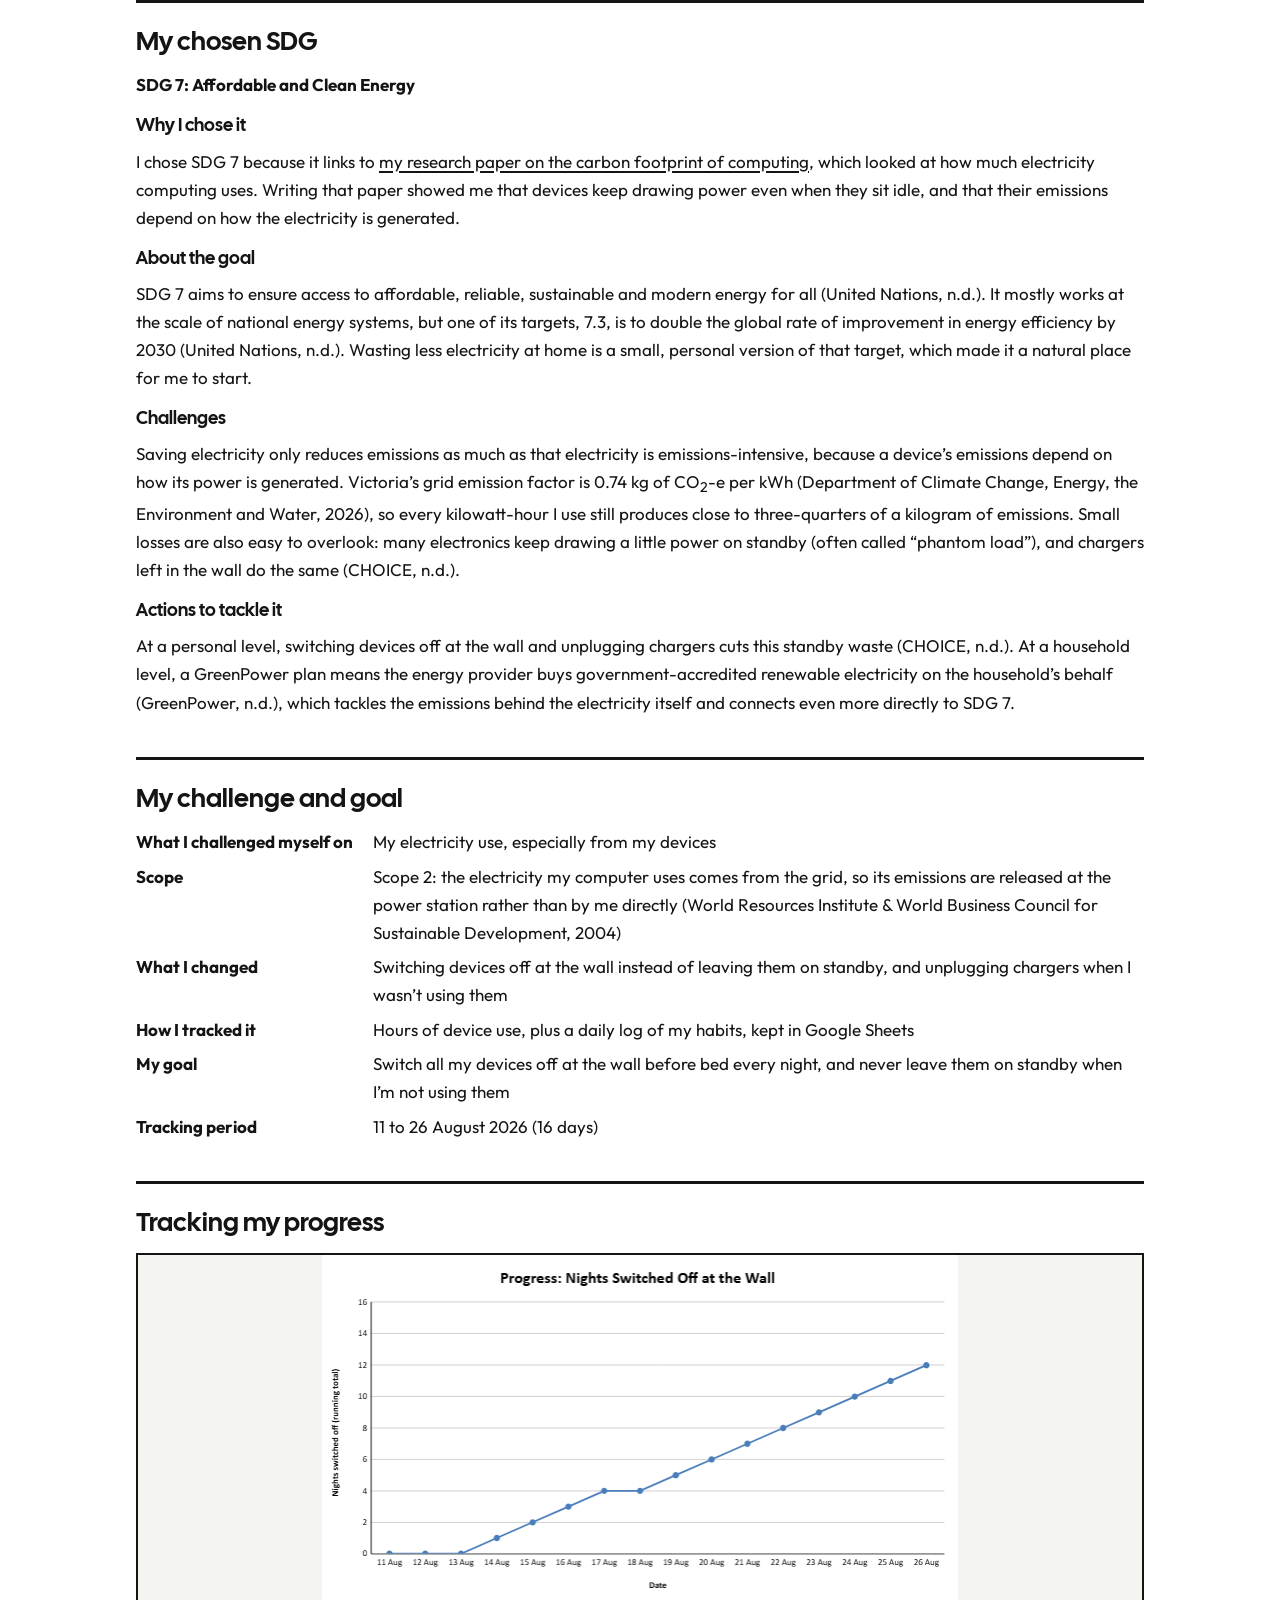
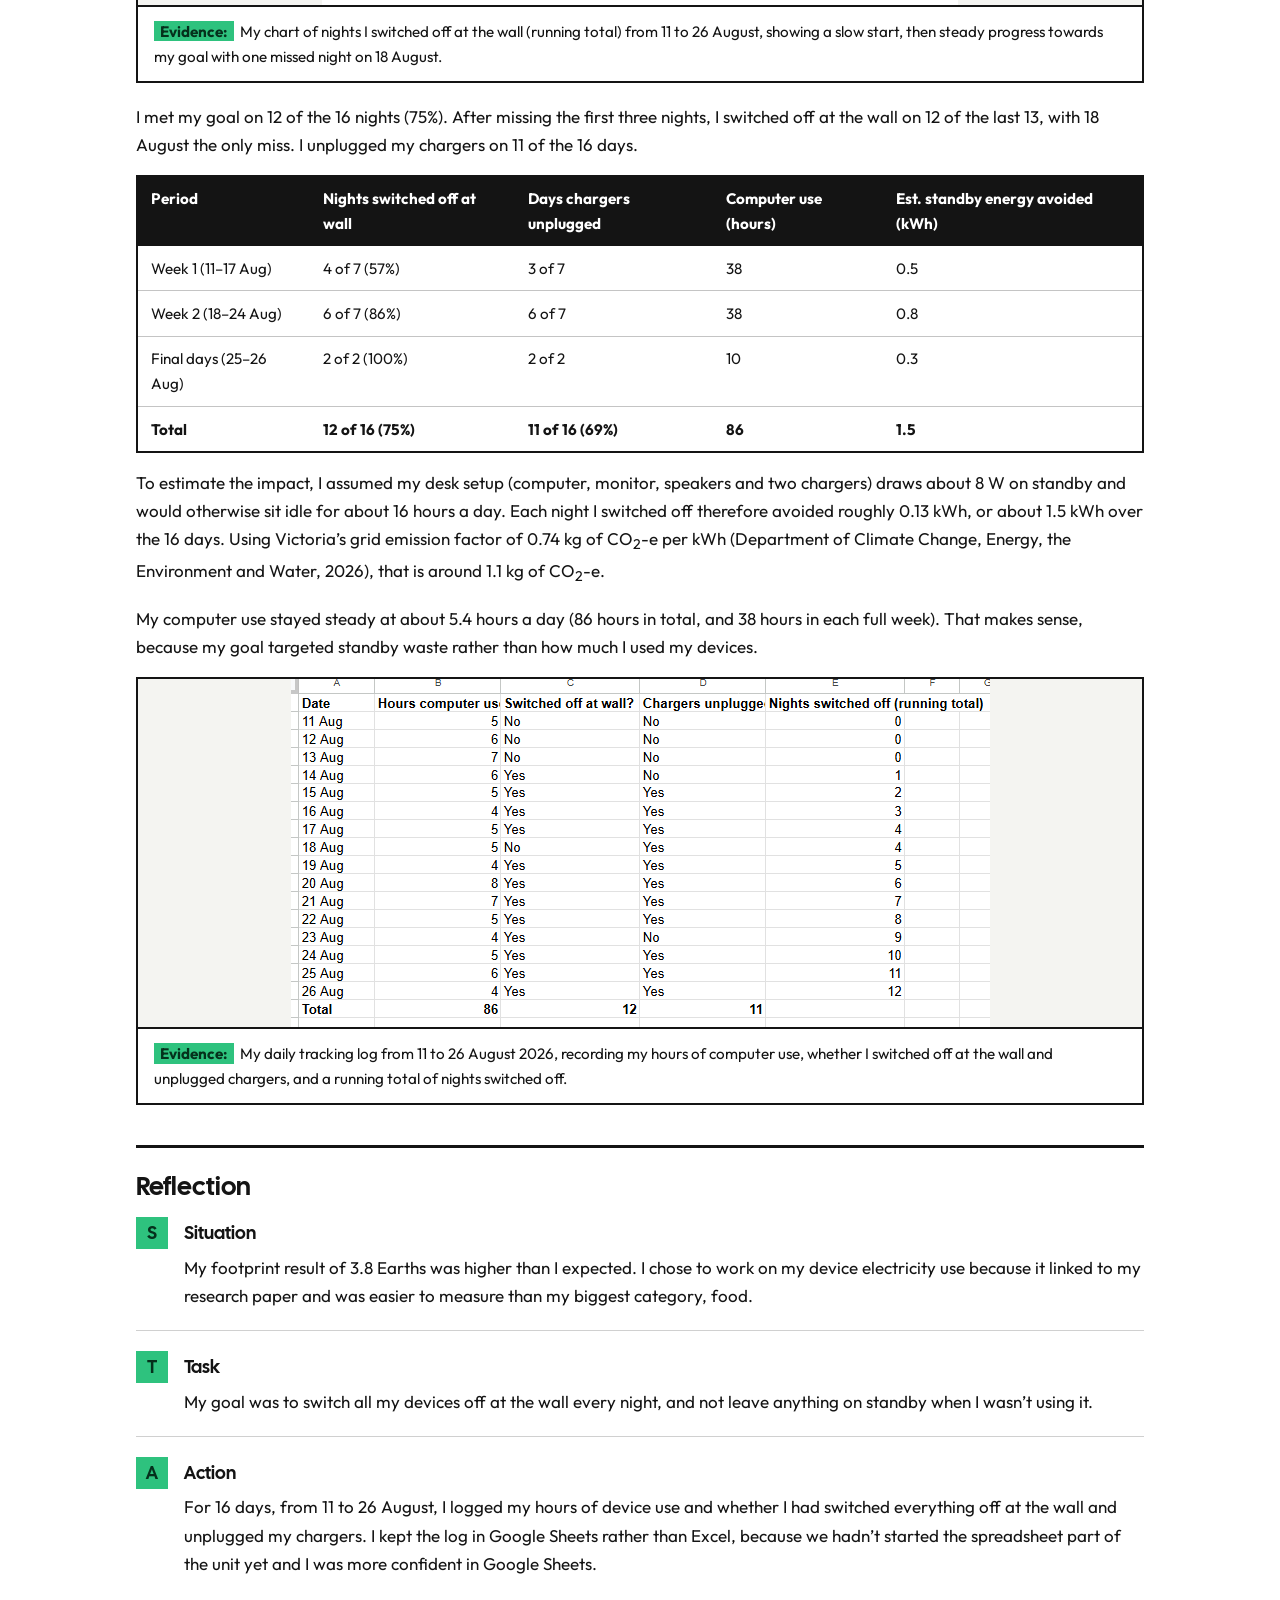
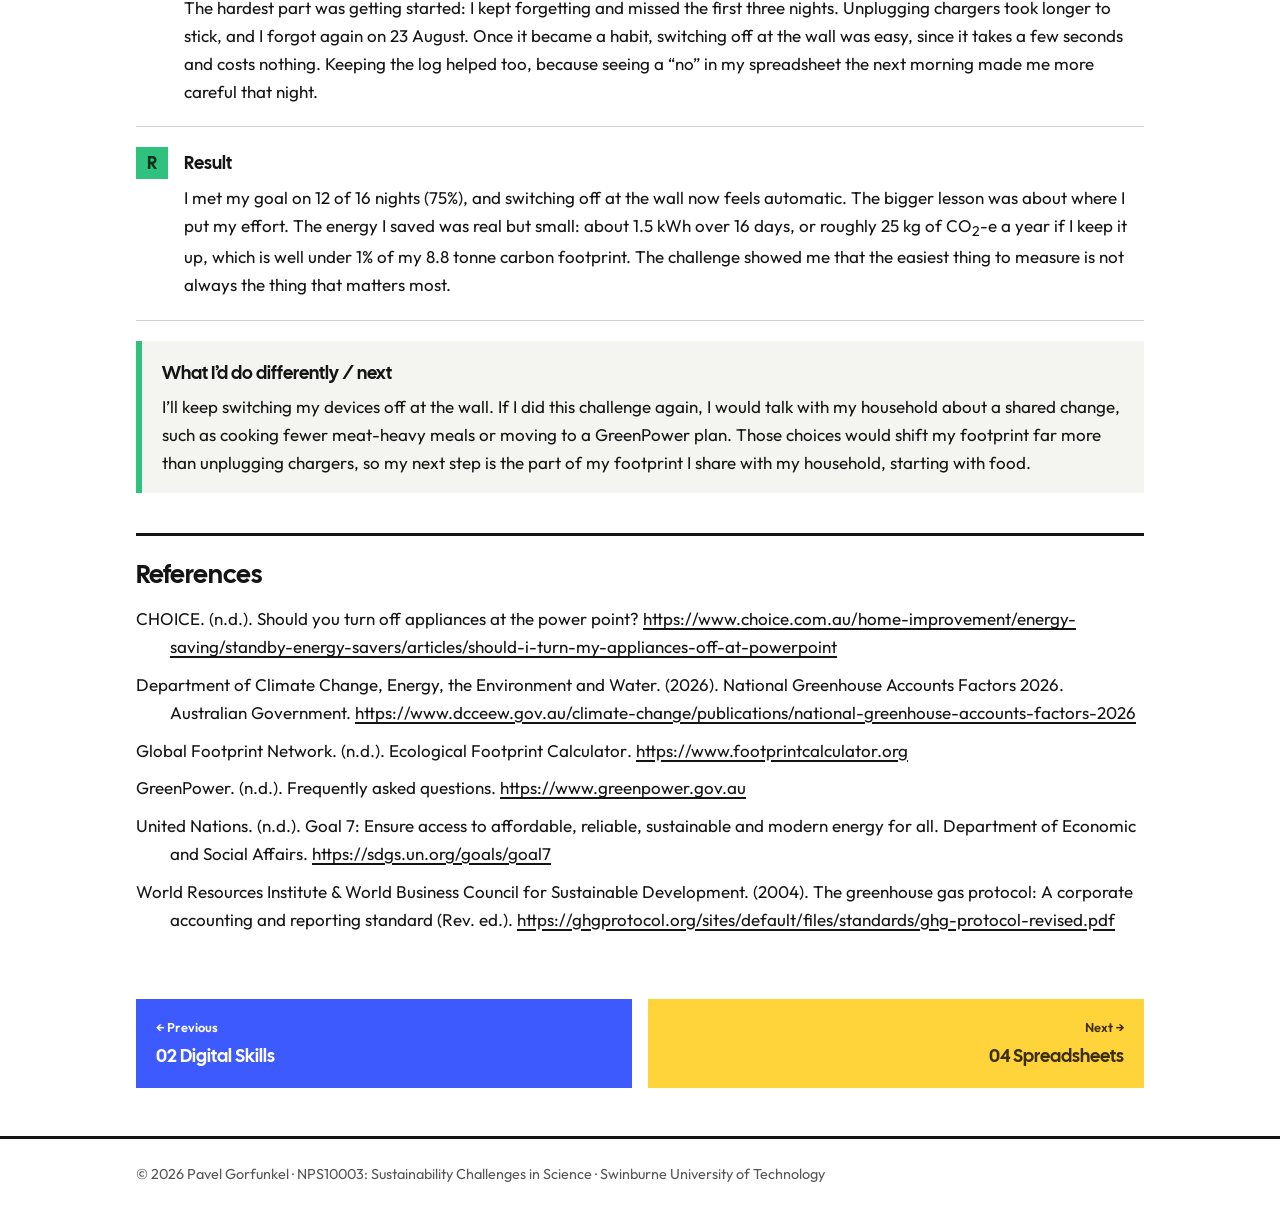
<file: sustainability.html>
<!doctype html>
<html lang="en-AU">
<head>
  <meta charset="utf-8">
  <meta name="viewport" content="width=device-width, initial-scale=1">
  <title>Task 3: Sustainability | Portfolio</title>
  <meta name="description" content="My personal sustainability audit: footprint results, a UN Sustainable Development Goal, my goal and the progress I tracked.">
  <meta name="robots" content="noindex">
  <link rel="preconnect" href="https://fonts.googleapis.com">
  <link rel="preconnect" href="https://fonts.gstatic.com" crossorigin>
  <link rel="stylesheet" href="https://fonts.googleapis.com/css2?family=Cal+Sans&family=Outfit:wght@400;500;600;700&display=swap">
  <link rel="icon" href="assets/favicon.svg" type="image/svg+xml">
  <link rel="stylesheet" href="css/style.css">
</head>
<body>
  <a class="skip-link" href="#main">Skip to content</a>
  <header class="site-header" id="site-header">
    <div class="container"><a class="brand" href="index.html">Portfolio</a></div>
  </header>

  <main id="main">
    <div class="container">
      <header class="page-head">
        <span class="page-num" aria-hidden="true">03</span>
        <h1><span class="visually-hidden">Task 3: </span>Sustainability</h1>
        <p class="lead">A personal sustainability audit: measuring my footprint, choosing a UN Sustainable Development Goal, and tracking one change for 16 days.</p>
      </header>

      <nav class="toc" data-toc aria-label="On this page"></nav>

      <section class="section" aria-labelledby="evidence">
        <h2 id="evidence">Evidence</h2>
        <div class="evidence-grid">
          <figure class="evidence">
            <img src="assets/images/footprint-result.png" width="738" height="609" alt="Ecological Footprint Calculator result: personal Earth Overshoot Day 7 April; if everyone lived like me we would need 3.8 Earths" loading="lazy">
            <figcaption><strong>Evidence:</strong> My completed Ecological Footprint Calculator result: a personal Earth Overshoot Day of 7 April, and 3.8 Earths needed if everyone lived like me.</figcaption>
          </figure>
          <figure class="evidence">
            <img src="assets/images/footprint-breakdown.png" width="1054" height="574" alt="Footprint breakdown by land type and by consumption category, with an Ecological Footprint of 6.5 global hectares and a carbon footprint of 8.8 tonnes of CO2 a year, 47% of the total" loading="lazy">
            <figcaption><strong>Evidence:</strong> The breakdown of my footprint by land type and consumption category: 6.5 global hectares in total, including a carbon footprint of 8.8 tonnes of CO<sub>2</sub> a year.</figcaption>
          </figure>
        </div>
      </section>

      <section class="section" aria-labelledby="footprint">
        <h2 id="footprint">My footprint results</h2>
        <p>My personal Earth Overshoot Day was 7 April: if everyone lived like me, we would need 3.8 Earths (Global Footprint Network, n.d.). My Ecological Footprint came to 6.5 global hectares, and my carbon footprint was 8.8 tonnes of CO<sub>2</sub> a year, which made up 47% of my total footprint. By land type, carbon was the largest part, followed by cropland. By consumption category, food was the largest, followed by goods, then shelter and services, with mobility the smallest.</p>
        <p>I was surprised by how high my result was. I didn&rsquo;t expect my lifestyle to need nearly four Earths. What surprised me most in the breakdown was that food was my biggest category, ahead of everything else. Some of the largest parts of my footprint are also hard for me to control: decisions about household energy are made for the whole household, and someone else does most of the shopping and cooking.</p>
        <p>Looking back, the item I chose to track wasn&rsquo;t my biggest category. I chose my device electricity use partly because it was easier to measure than food, and partly because food is hard for me to change when I don&rsquo;t control much of what I eat. I also didn&rsquo;t notice at the time that food was my biggest category; I only saw it properly when I looked back at the breakdown.</p>
      </section>

      <section class="section" aria-labelledby="sdg">
        <h2 id="sdg">My chosen SDG</h2>
        <p><strong>SDG 7: Affordable and Clean Energy</strong></p>
        <h3>Why I chose it</h3>
        <p>I chose SDG 7 because it links to <a href="turnitin.html">my research paper on the carbon footprint of computing</a>, which looked at how much electricity computing uses. Writing that paper showed me that devices keep drawing power even when they sit idle, and that their emissions depend on how the electricity is generated.</p>
        <h3>About the goal</h3>
        <p>SDG 7 aims to ensure access to affordable, reliable, sustainable and modern energy for all (United Nations, n.d.). It mostly works at the scale of national energy systems, but one of its targets, 7.3, is to double the global rate of improvement in energy efficiency by 2030 (United Nations, n.d.). Wasting less electricity at home is a small, personal version of that target, which made it a natural place for me to start.</p>
        <h3>Challenges</h3>
        <p>Saving electricity only reduces emissions as much as that electricity is emissions-intensive, because a device&rsquo;s emissions depend on how its power is generated. Victoria&rsquo;s grid emission factor is 0.74 kg of CO<sub>2</sub>-e per kWh (Department of Climate Change, Energy, the Environment and Water, 2026), so every kilowatt-hour I use still produces close to three-quarters of a kilogram of emissions. Small losses are also easy to overlook: many electronics keep drawing a little power on standby (often called &ldquo;phantom load&rdquo;), and chargers left in the wall do the same (CHOICE, n.d.).</p>
        <h3>Actions to tackle it</h3>
        <p>At a personal level, switching devices off at the wall and unplugging chargers cuts this standby waste (CHOICE, n.d.). At a household level, a GreenPower plan means the energy provider buys government-accredited renewable electricity on the household&rsquo;s behalf (GreenPower, n.d.), which tackles the emissions behind the electricity itself and connects even more directly to SDG 7.</p>
      </section>

      <section class="section" aria-labelledby="goal">
        <h2 id="goal">My challenge and goal</h2>
        <dl class="fields">
          <dt>What I challenged myself on</dt><dd>My electricity use, especially from my devices</dd>
          <dt>Scope</dt><dd>Scope 2: the electricity my computer uses comes from the grid, so its emissions are released at the power station rather than by me directly (World Resources Institute &amp; World Business Council for Sustainable Development, 2004)</dd>
          <dt>What I changed</dt><dd>Switching devices off at the wall instead of leaving them on standby, and unplugging chargers when I wasn&rsquo;t using them</dd>
          <dt>How I tracked it</dt><dd>Hours of device use, plus a daily log of my habits, kept in Google Sheets</dd>
          <dt>My goal</dt><dd>Switch all my devices off at the wall before bed every night, and never leave them on standby when I&rsquo;m not using them</dd>
          <dt>Tracking period</dt><dd>11 to 26 August 2026 (16 days)</dd>
        </dl>
      </section>

      <section class="section" aria-labelledby="progress">
        <h2 id="progress">Tracking my progress</h2>
        <figure class="evidence">
          <img src="assets/images/sustainability-progress.png" width="636" height="350" alt="Line chart of the running total of nights I switched off at the wall, 11 to 26 August 2026: flat at zero for the first three days, then rising steadily to 12, with one flat step for a missed night" loading="lazy">
          <figcaption><strong>Evidence:</strong> My chart of nights I switched off at the wall (running total) from 11 to 26 August, showing a slow start, then steady progress towards my goal with one missed night on 18 August.</figcaption>
        </figure>
        <p>I met my goal on 12 of the 16 nights (75%). After missing the first three nights, I switched off at the wall on 12 of the last 13, with 18 August the only miss. I unplugged my chargers on 11 of the 16 days.</p>
        <div class="table-wrap">
          <table>
            <caption class="visually-hidden">Weekly summary of my tracking log</caption>
            <thead><tr><th scope="col">Period</th><th scope="col">Nights switched off at wall</th><th scope="col">Days chargers unplugged</th><th scope="col">Computer use (hours)</th><th scope="col">Est. standby energy avoided (kWh)</th></tr></thead>
            <tbody>
              <tr><td>Week 1 (11&ndash;17 Aug)</td><td>4 of 7 (57%)</td><td>3 of 7</td><td>38</td><td>0.5</td></tr>
              <tr><td>Week 2 (18&ndash;24 Aug)</td><td>6 of 7 (86%)</td><td>6 of 7</td><td>38</td><td>0.8</td></tr>
              <tr><td>Final days (25&ndash;26 Aug)</td><td>2 of 2 (100%)</td><td>2 of 2</td><td>10</td><td>0.3</td></tr>
              <tr><td><strong>Total</strong></td><td><strong>12 of 16 (75%)</strong></td><td><strong>11 of 16 (69%)</strong></td><td><strong>86</strong></td><td><strong>1.5</strong></td></tr>
            </tbody>
          </table>
        </div>
        <p>To estimate the impact, I assumed my desk setup (computer, monitor, speakers and two chargers) draws about 8&nbsp;W on standby and would otherwise sit idle for about 16 hours a day. Each night I switched off therefore avoided roughly 0.13&nbsp;kWh, or about 1.5&nbsp;kWh over the 16 days. Using Victoria&rsquo;s grid emission factor of 0.74&nbsp;kg of CO<sub>2</sub>-e per kWh (Department of Climate Change, Energy, the Environment and Water, 2026), that is around 1.1&nbsp;kg of CO<sub>2</sub>-e.</p>
        <p>My computer use stayed steady at about 5.4 hours a day (86 hours in total, and 38 hours in each full week). That makes sense, because my goal targeted standby waste rather than how much I used my devices.</p>
        <figure class="evidence">
          <img src="assets/images/sustainability-log.png" width="699" height="348" alt="Spreadsheet log from 11 to 26 August 2026 recording daily hours of computer use, whether I switched off at the wall, whether I unplugged chargers, and a running total of nights switched off, with totals of 86 hours, 12 and 11" loading="lazy">
          <figcaption><strong>Evidence:</strong> My daily tracking log from 11 to 26 August 2026, recording my hours of computer use, whether I switched off at the wall and unplugged chargers, and a running total of nights switched off.</figcaption>
        </figure>
      </section>

      <section class="section" aria-labelledby="reflection">
        <h2 id="reflection">Reflection</h2>
        <div class="star">
          <div class="star-card">
            <h3><span class="letter" aria-hidden="true">S</span>Situation</h3>
            <p>My footprint result of 3.8 Earths was higher than I expected. I chose to work on my device electricity use because it linked to my research paper and was easier to measure than my biggest category, food.</p>
          </div>
          <div class="star-card">
            <h3><span class="letter" aria-hidden="true">T</span>Task</h3>
            <p>My goal was to switch all my devices off at the wall every night, and not leave anything on standby when I wasn&rsquo;t using it.</p>
          </div>
          <div class="star-card">
            <h3><span class="letter" aria-hidden="true">A</span>Action</h3>
            <p>For 16 days, from 11 to 26 August, I logged my hours of device use and whether I had switched everything off at the wall and unplugged my chargers. I kept the log in Google Sheets rather than Excel, because we hadn&rsquo;t started the spreadsheet part of the unit yet and I was more confident in Google Sheets.</p>
            <p>The hardest part was getting started: I kept forgetting and missed the first three nights. Unplugging chargers took longer to stick, and I forgot again on 23 August. Once it became a habit, switching off at the wall was easy, since it takes a few seconds and costs nothing. Keeping the log helped too, because seeing a &ldquo;no&rdquo; in my spreadsheet the next morning made me more careful that night.</p>
          </div>
          <div class="star-card">
            <h3><span class="letter" aria-hidden="true">R</span>Result</h3>
            <p>I met my goal on 12 of 16 nights (75%), and switching off at the wall now feels automatic. The bigger lesson was about where I put my effort. The energy I saved was real but small: about 1.5&nbsp;kWh over 16 days, or roughly 25&nbsp;kg of CO<sub>2</sub>-e a year if I keep it up, which is well under 1% of my 8.8 tonne carbon footprint. The challenge showed me that the easiest thing to measure is not always the thing that matters most.</p>
          </div>
          <div class="star-card star-note">
            <h3>What I&rsquo;d do differently / next</h3>
            <p>I&rsquo;ll keep switching my devices off at the wall. If I did this challenge again, I would talk with my household about a shared change, such as cooking fewer meat-heavy meals or moving to a GreenPower plan. Those choices would shift my footprint far more than unplugging chargers, so my next step is the part of my footprint I share with my household, starting with food.</p>
          </div>
        </div>
      </section>


      <section class="section" aria-labelledby="references">
        <h2 id="references">References</h2>
        <ul class="references">
          <li>CHOICE. (n.d.). <em>Should you turn off appliances at the power point?</em> <a href="https://www.choice.com.au/home-improvement/energy-saving/standby-energy-savers/articles/should-i-turn-my-appliances-off-at-powerpoint">https://www.choice.com.au/home-improvement/energy-saving/standby-energy-savers/articles/should-i-turn-my-appliances-off-at-powerpoint</a></li>
          <li>Department of Climate Change, Energy, the Environment and Water. (2026). <em>National Greenhouse Accounts Factors 2026</em>. Australian Government. <a href="https://www.dcceew.gov.au/climate-change/publications/national-greenhouse-accounts-factors-2026">https://www.dcceew.gov.au/climate-change/publications/national-greenhouse-accounts-factors-2026</a></li>
          <li>Global Footprint Network. (n.d.). <em>Ecological Footprint Calculator</em>. <a href="https://www.footprintcalculator.org">https://www.footprintcalculator.org</a></li>
          <li>GreenPower. (n.d.). <em>Frequently asked questions</em>. <a href="https://www.greenpower.gov.au">https://www.greenpower.gov.au</a></li>
          <li>United Nations. (n.d.). <em>Goal 7: Ensure access to affordable, reliable, sustainable and modern energy for all</em>. Department of Economic and Social Affairs. <a href="https://sdgs.un.org/goals/goal7">https://sdgs.un.org/goals/goal7</a></li>
          <li>World Resources Institute &amp; World Business Council for Sustainable Development. (2004). <em>The greenhouse gas protocol: A corporate accounting and reporting standard</em> (Rev. ed.). <a href="https://ghgprotocol.org/sites/default/files/standards/ghg-protocol-revised.pdf">https://ghgprotocol.org/sites/default/files/standards/ghg-protocol-revised.pdf</a></li>
        </ul>
      </section>

      <nav class="pager" id="pager" aria-label="Previous and next task"></nav>
    </div>
  </main>

  <footer class="site-footer">
    <div class="container">
      <p>&copy; <span data-year></span> <span data-site="name"></span> &middot; <span data-site="unit"></span> &middot; <span data-site="university"></span></p>
    </div>
  </footer>

  <script src="js/site.js"></script>
</body>
</html>
</file>
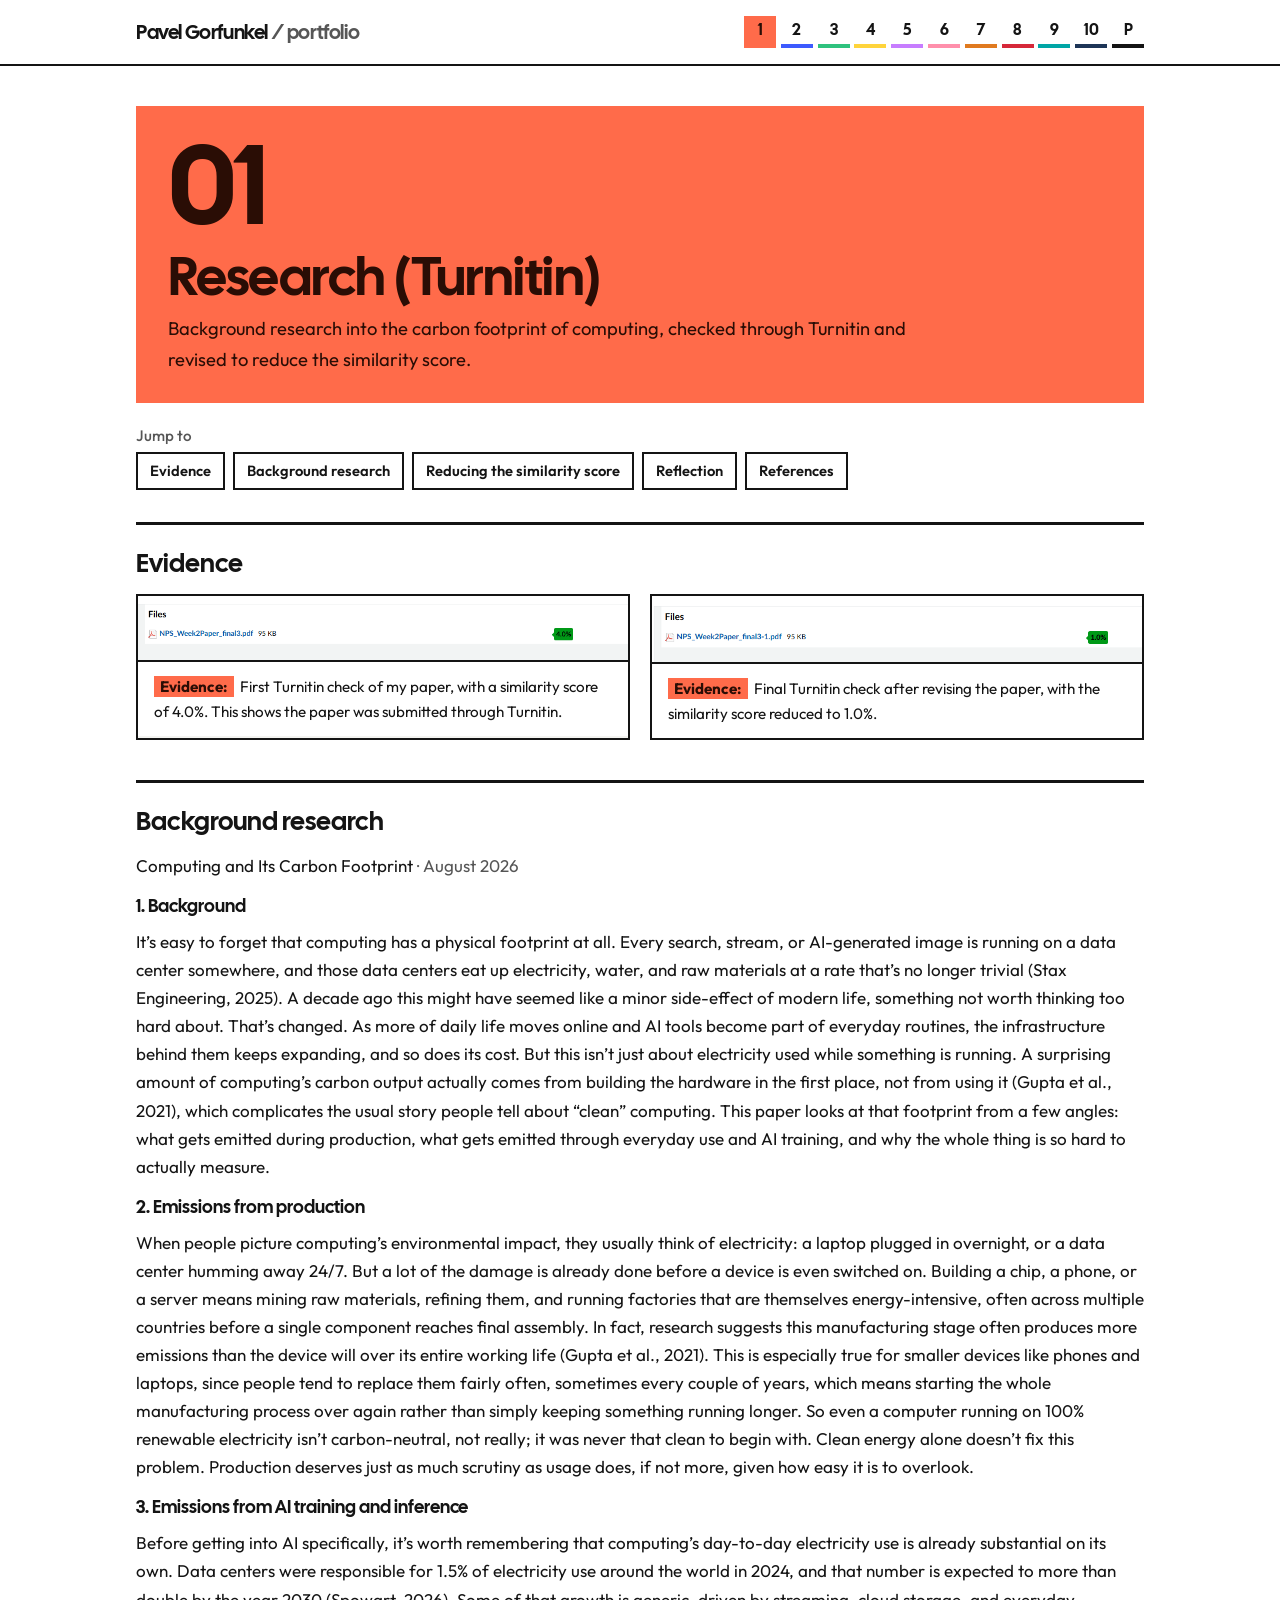
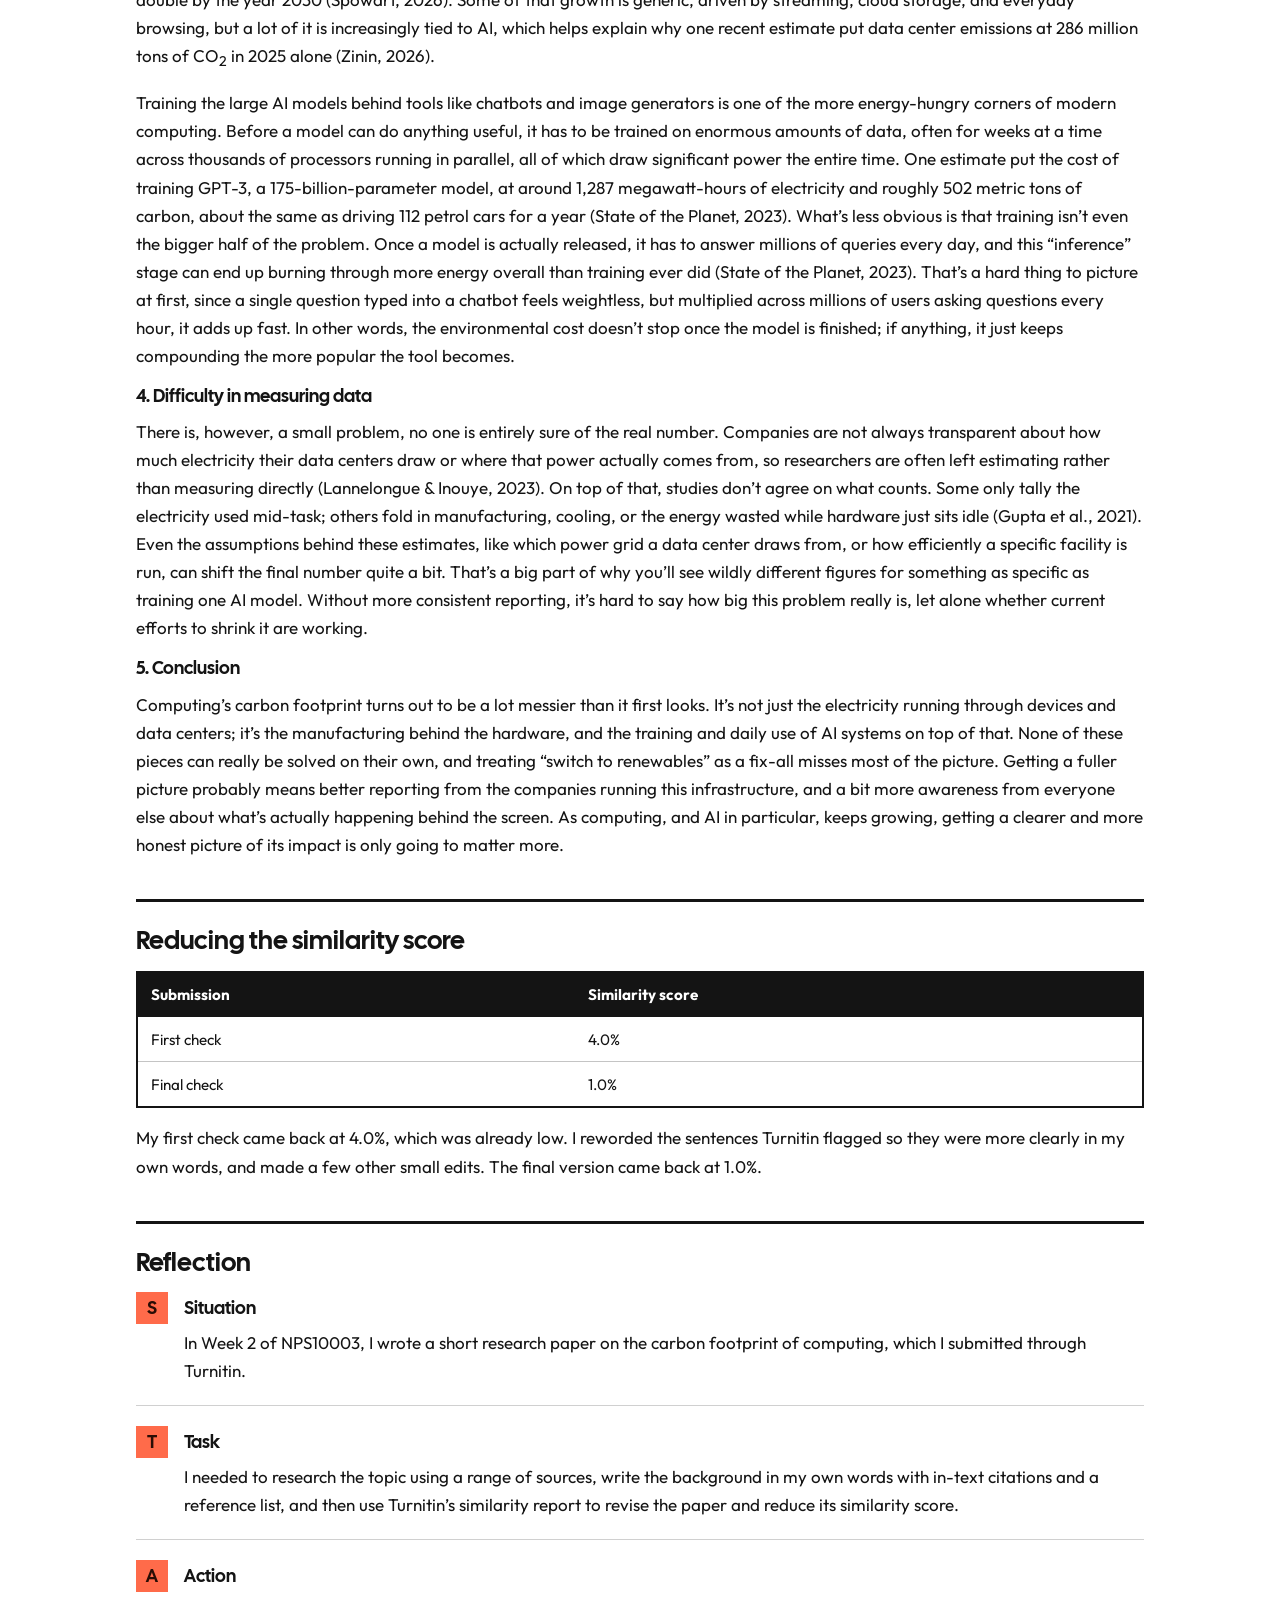
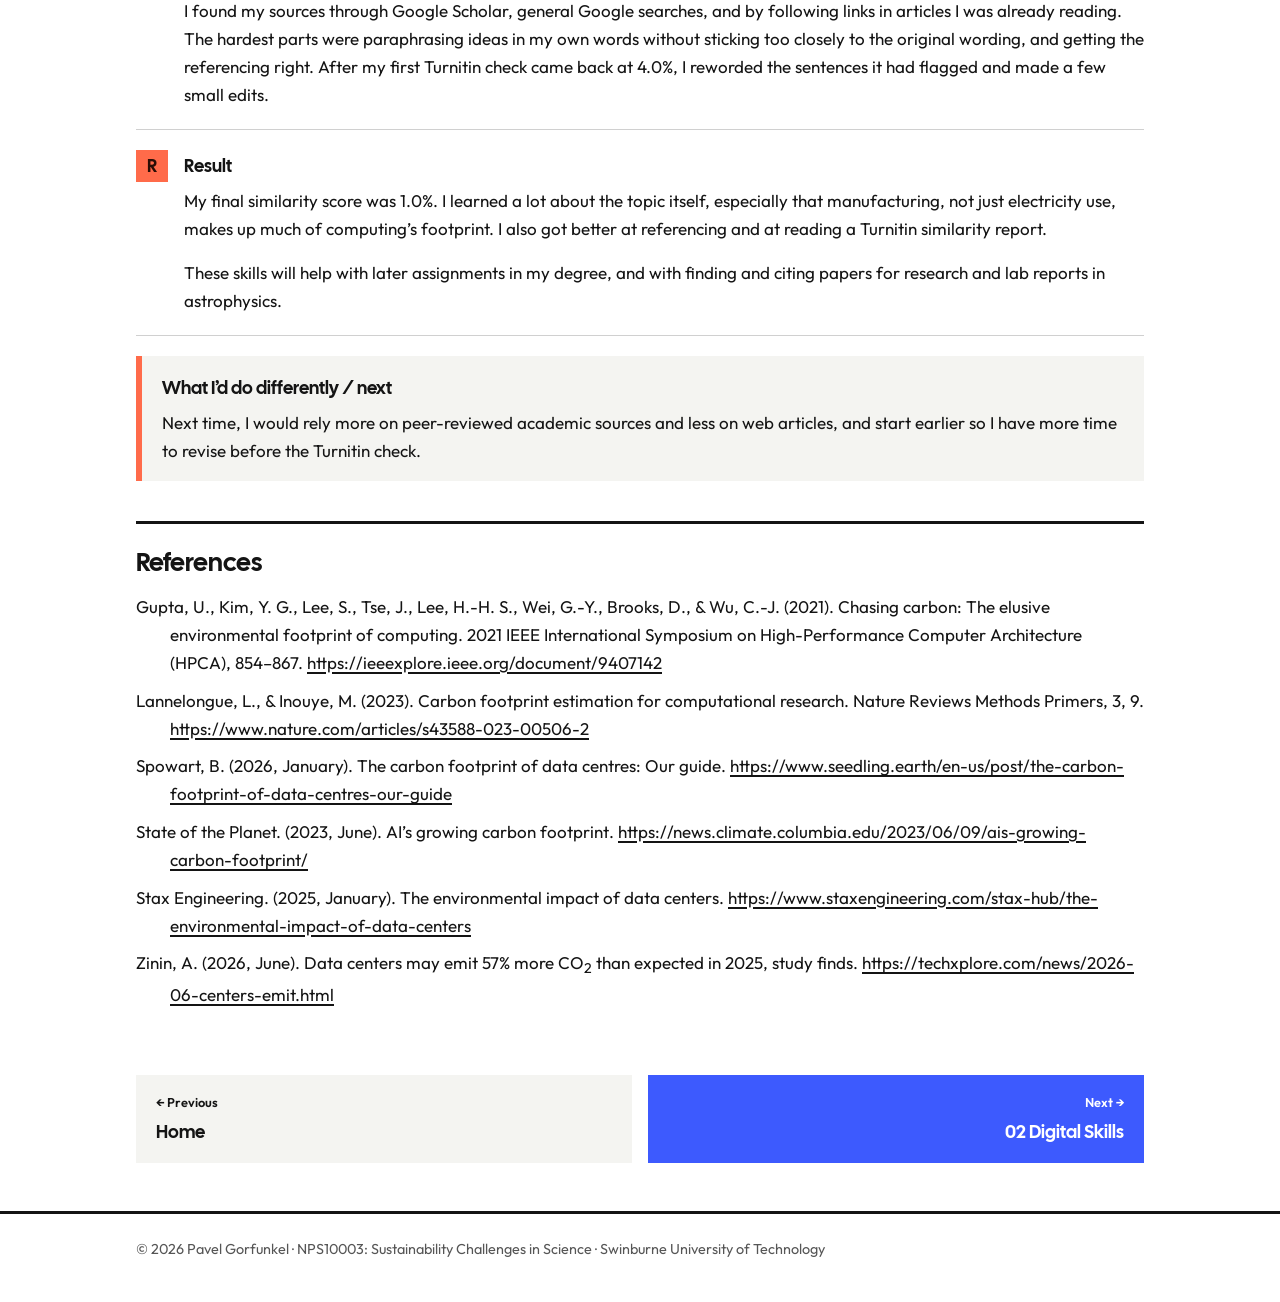
<file: turnitin.html>
<!doctype html>
<html lang="en-AU">
<head>
  <meta charset="utf-8">
  <meta name="viewport" content="width=device-width, initial-scale=1">
  <title>Task 1: Research (Turnitin) | Portfolio</title>
  <meta name="description" content="My research paper on the carbon footprint of computing, submitted through Turnitin.">
  <meta name="robots" content="noindex">
  <link rel="preconnect" href="https://fonts.googleapis.com">
  <link rel="preconnect" href="https://fonts.gstatic.com" crossorigin>
  <link rel="stylesheet" href="https://fonts.googleapis.com/css2?family=Cal+Sans&family=Outfit:wght@400;500;600;700&display=swap">
  <link rel="icon" href="assets/favicon.svg" type="image/svg+xml">
  <link rel="stylesheet" href="css/style.css">
</head>
<body>
  <a class="skip-link" href="#main">Skip to content</a>
  <header class="site-header" id="site-header">
    <div class="container"><a class="brand" href="index.html">Portfolio</a></div>
  </header>

  <main id="main">
    <div class="container">
      <header class="page-head">
        <span class="page-num" aria-hidden="true">01</span>
        <h1><span class="visually-hidden">Task 1: </span>Research (Turnitin)</h1>
        <p class="lead">Background research into the carbon footprint of computing, checked through Turnitin and revised to reduce the similarity score.</p>
      </header>

      <nav class="toc" data-toc aria-label="On this page"></nav>

      <section class="section" aria-labelledby="evidence">
        <h2 id="evidence">Evidence</h2>
        <div class="evidence-grid">
          <figure class="evidence">
            <img src="assets/images/turnitin-first.png" width="874" height="114" alt="Canvas submission of NPS_Week2Paper_final3.pdf with a Turnitin similarity score of 4.0%" loading="lazy">
            <figcaption><strong>Evidence:</strong> First Turnitin check of my paper, with a similarity score of 4.0%. This shows the paper was submitted through Turnitin.</figcaption>
          </figure>
          <figure class="evidence">
            <img src="assets/images/turnitin-final.png" width="838" height="113" alt="Canvas submission of NPS_Week2Paper_final3-1.pdf with a Turnitin similarity score of 1.0%" loading="lazy">
            <figcaption><strong>Evidence:</strong> Final Turnitin check after revising the paper, with the similarity score reduced to 1.0%.</figcaption>
          </figure>
        </div>
      </section>

      <section class="section" aria-labelledby="research">
        <h2 id="research">Background research</h2>
        <p class="paper-meta"><cite>Computing and Its Carbon Footprint</cite> &middot; August 2026</p>
        <h3>1. Background</h3>
        <p>It’s easy to forget that computing has a physical footprint at all. Every search, stream, or AI-generated image is running on a data center somewhere, and those data centers eat up electricity, water, and raw materials at a rate that’s no longer trivial (Stax Engineering, 2025). A decade ago this might have seemed like a minor side-effect of modern life, something not worth thinking too hard about. That’s changed. As more of daily life moves online and AI tools become part of everyday routines, the infrastructure behind them keeps expanding, and so does its cost. But this isn’t just about electricity used while something is running. A surprising amount of computing’s carbon output actually comes from building the hardware in the first place, not from using it (Gupta et al., 2021), which complicates the usual story people tell about “clean” computing. This paper looks at that footprint from a few angles: what gets emitted during production, what gets emitted through everyday use and AI training, and why the whole thing is so hard to actually measure.</p>
        <h3>2. Emissions from production</h3>
        <p>When people picture computing’s environmental impact, they usually think of electricity: a laptop plugged in overnight, or a data center humming away 24/7. But a lot of the damage is already done before a device is even switched on. Building a chip, a phone, or a server means mining raw materials, refining them, and running factories that are themselves energy-intensive, often across multiple countries before a single component reaches final assembly. In fact, research suggests this manufacturing stage often produces more emissions than the device will over its entire working life (Gupta et al., 2021). This is especially true for smaller devices like phones and laptops, since people tend to replace them fairly often, sometimes every couple of years, which means starting the whole manufacturing process over again rather than simply keeping something running longer. So even a computer running on 100% renewable electricity isn’t carbon-neutral, not really; it was never that clean to begin with. Clean energy alone doesn’t fix this problem. Production deserves just as much scrutiny as usage does, if not more, given how easy it is to overlook.</p>
        <h3>3. Emissions from AI training and inference</h3>
        <p>Before getting into AI specifically, it’s worth remembering that computing’s day-to-day electricity use is already substantial on its own. Data centers were responsible for 1.5% of electricity use around the world in 2024, and that number is expected to more than double by the year 2030 (Spowart, 2026). Some of that growth is generic, driven by streaming, cloud storage, and everyday browsing, but a lot of it is increasingly tied to AI, which helps explain why one recent estimate put data center emissions at 286 million tons of CO<sub>2</sub> in 2025 alone (Zinin, 2026).</p>
        <p>Training the large AI models behind tools like chatbots and image generators is one of the more energy-hungry corners of modern computing. Before a model can do anything useful, it has to be trained on enormous amounts of data, often for weeks at a time across thousands of processors running in parallel, all of which draw significant power the entire time. One estimate put the cost of training GPT-3, a 175-billion-parameter model, at around 1,287 megawatt-hours of electricity and roughly 502 metric tons of carbon, about the same as driving 112 petrol cars for a year (State of the Planet, 2023). What’s less obvious is that training isn’t even the bigger half of the problem. Once a model is actually released, it has to answer millions of queries every day, and this “inference” stage can end up burning through more energy overall than training ever did (State of the Planet, 2023). That’s a hard thing to picture at first, since a single question typed into a chatbot feels weightless, but multiplied across millions of users asking questions every hour, it adds up fast. In other words, the environmental cost doesn’t stop once the model is finished; if anything, it just keeps compounding the more popular the tool becomes.</p>
        <h3>4. Difficulty in measuring data</h3>
        <p>There is, however, a small problem, no one is entirely sure of the real number. Companies are not always transparent about how much electricity their data centers draw or where that power actually comes from, so researchers are often left estimating rather than measuring directly (Lannelongue &amp; Inouye, 2023). On top of that, studies don’t agree on what counts. Some only tally the electricity used mid-task; others fold in manufacturing, cooling, or the energy wasted while hardware just sits idle (Gupta et al., 2021). Even the assumptions behind these estimates, like which power grid a data center draws from, or how efficiently a specific facility is run, can shift the final number quite a bit. That’s a big part of why you’ll see wildly different figures for something as specific as training one AI model. Without more consistent reporting, it’s hard to say how big this problem really is, let alone whether current efforts to shrink it are working.</p>
        <h3>5. Conclusion</h3>
        <p>Computing’s carbon footprint turns out to be a lot messier than it first looks. It’s not just the electricity running through devices and data centers; it’s the manufacturing behind the hardware, and the training and daily use of AI systems on top of that. None of these pieces can really be solved on their own, and treating “switch to renewables” as a fix-all misses most of the picture. Getting a fuller picture probably means better reporting from the companies running this infrastructure, and a bit more awareness from everyone else about what’s actually happening behind the screen. As computing, and AI in particular, keeps growing, getting a clearer and more honest picture of its impact is only going to matter more.</p>
      </section>

      <section class="section" aria-labelledby="similarity">
        <h2 id="similarity">Reducing the similarity score</h2>
        <div class="table-wrap">
          <table>
            <thead><tr><th scope="col">Submission</th><th scope="col">Similarity score</th></tr></thead>
            <tbody>
              <tr><td>First check</td><td>4.0%</td></tr>
              <tr><td>Final check</td><td>1.0%</td></tr>
            </tbody>
          </table>
        </div>
        <p>My first check came back at 4.0%, which was already low. I reworded the sentences Turnitin flagged so they were more clearly in my own words, and made a few other small edits. The final version came back at 1.0%.</p>
      </section>

      <section class="section" aria-labelledby="reflection">
        <h2 id="reflection">Reflection</h2>
        <div class="star">
          <div class="star-card">
            <h3><span class="letter" aria-hidden="true">S</span>Situation</h3>
            <p>In Week 2 of NPS10003, I wrote a short research paper on the carbon footprint of computing, which I submitted through Turnitin.</p>
          </div>
          <div class="star-card">
            <h3><span class="letter" aria-hidden="true">T</span>Task</h3>
            <p>I needed to research the topic using a range of sources, write the background in my own words with in-text citations and a reference list, and then use Turnitin&rsquo;s similarity report to revise the paper and reduce its similarity score.</p>
          </div>
          <div class="star-card">
            <h3><span class="letter" aria-hidden="true">A</span>Action</h3>
            <p>I found my sources through Google Scholar, general Google searches, and by following links in articles I was already reading. The hardest parts were paraphrasing ideas in my own words without sticking too closely to the original wording, and getting the referencing right. After my first Turnitin check came back at 4.0%, I reworded the sentences it had flagged and made a few small edits.</p>
          </div>
          <div class="star-card">
            <h3><span class="letter" aria-hidden="true">R</span>Result</h3>
            <p>My final similarity score was 1.0%. I learned a lot about the topic itself, especially that manufacturing, not just electricity use, makes up much of computing&rsquo;s footprint. I also got better at referencing and at reading a Turnitin similarity report.</p>
            <p>These skills will help with later assignments in my degree, and with finding and citing papers for research and lab reports in astrophysics.</p>
          </div>
          <div class="star-card star-note">
            <h3>What I&rsquo;d do differently / next</h3>
            <p>Next time, I would rely more on peer-reviewed academic sources and less on web articles, and start earlier so I have more time to revise before the Turnitin check.</p>
          </div>
        </div>
      </section>

      <section class="section" aria-labelledby="references">
        <h2 id="references">References</h2>
        <ul class="references">
          <li>Gupta, U., Kim, Y. G., Lee, S., Tse, J., Lee, H.-H. S., Wei, G.-Y., Brooks, D., &amp; Wu, C.-J. (2021). Chasing carbon: The elusive environmental footprint of computing. <em>2021 IEEE International Symposium on High-Performance Computer Architecture (HPCA)</em>, 854&ndash;867. <a href="https://ieeexplore.ieee.org/document/9407142">https://ieeexplore.ieee.org/document/9407142</a></li>
          <li>Lannelongue, L., &amp; Inouye, M. (2023). Carbon footprint estimation for computational research. <em>Nature Reviews Methods Primers, 3</em>, 9. <a href="https://www.nature.com/articles/s43588-023-00506-2">https://www.nature.com/articles/s43588-023-00506-2</a></li>
          <li>Spowart, B. (2026, January). <em>The carbon footprint of data centres: Our guide</em>. <a href="https://www.seedling.earth/en-us/post/the-carbon-footprint-of-data-centres-our-guide">https://www.seedling.earth/en-us/post/the-carbon-footprint-of-data-centres-our-guide</a></li>
          <li>State of the Planet. (2023, June). <em>AI&rsquo;s growing carbon footprint</em>. <a href="https://news.climate.columbia.edu/2023/06/09/ais-growing-carbon-footprint/">https://news.climate.columbia.edu/2023/06/09/ais-growing-carbon-footprint/</a></li>
          <li>Stax Engineering. (2025, January). <em>The environmental impact of data centers</em>. <a href="https://www.staxengineering.com/stax-hub/the-environmental-impact-of-data-centers">https://www.staxengineering.com/stax-hub/the-environmental-impact-of-data-centers</a></li>
          <li>Zinin, A. (2026, June). <em>Data centers may emit 57% more CO<sub>2</sub> than expected in 2025, study finds</em>. <a href="https://techxplore.com/news/2026-06-centers-emit.html">https://techxplore.com/news/2026-06-centers-emit.html</a></li>
        </ul>
      </section>

      <nav class="pager" id="pager" aria-label="Previous and next task"></nav>
    </div>
  </main>

  <footer class="site-footer">
    <div class="container">
      <p>&copy; <span data-year></span> <span data-site="name"></span> &middot; <span data-site="unit"></span> &middot; <span data-site="university"></span></p>
    </div>
  </footer>

  <script src="js/site.js"></script>
</body>
</html>
</file>
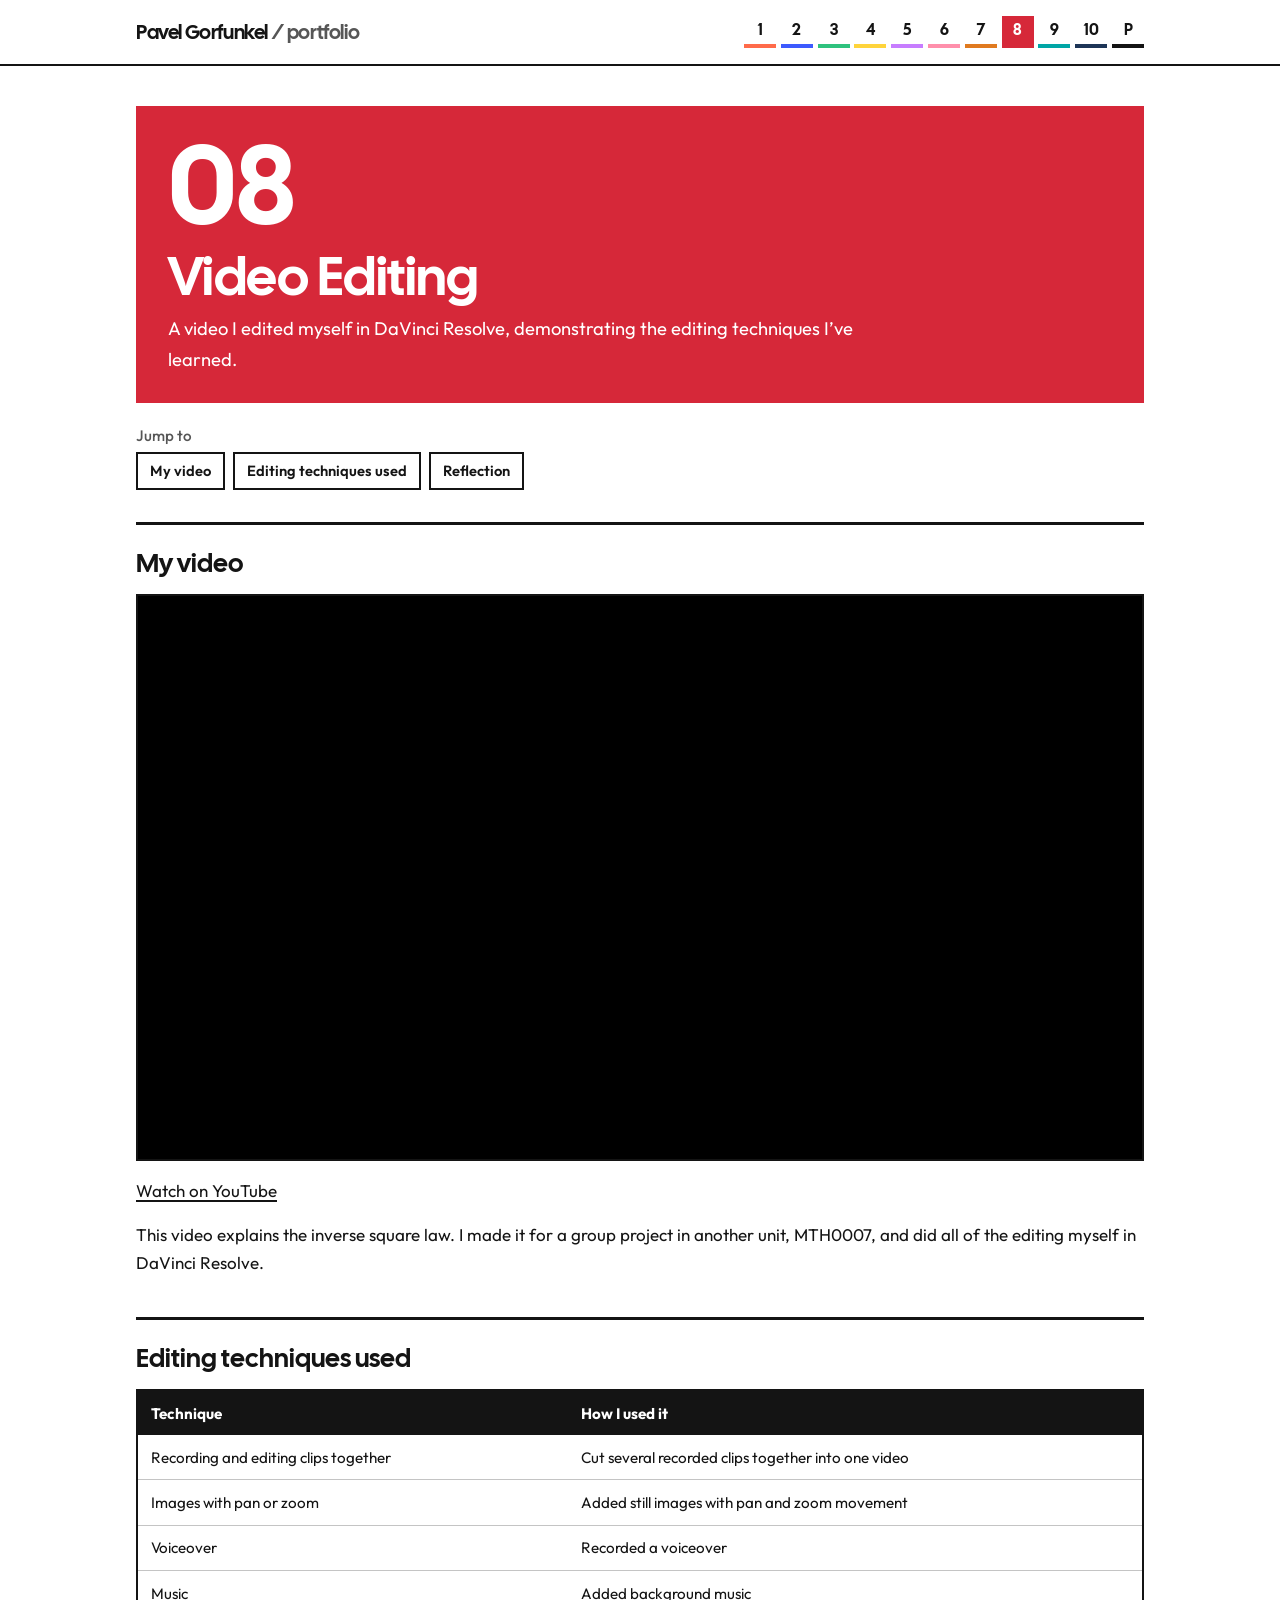
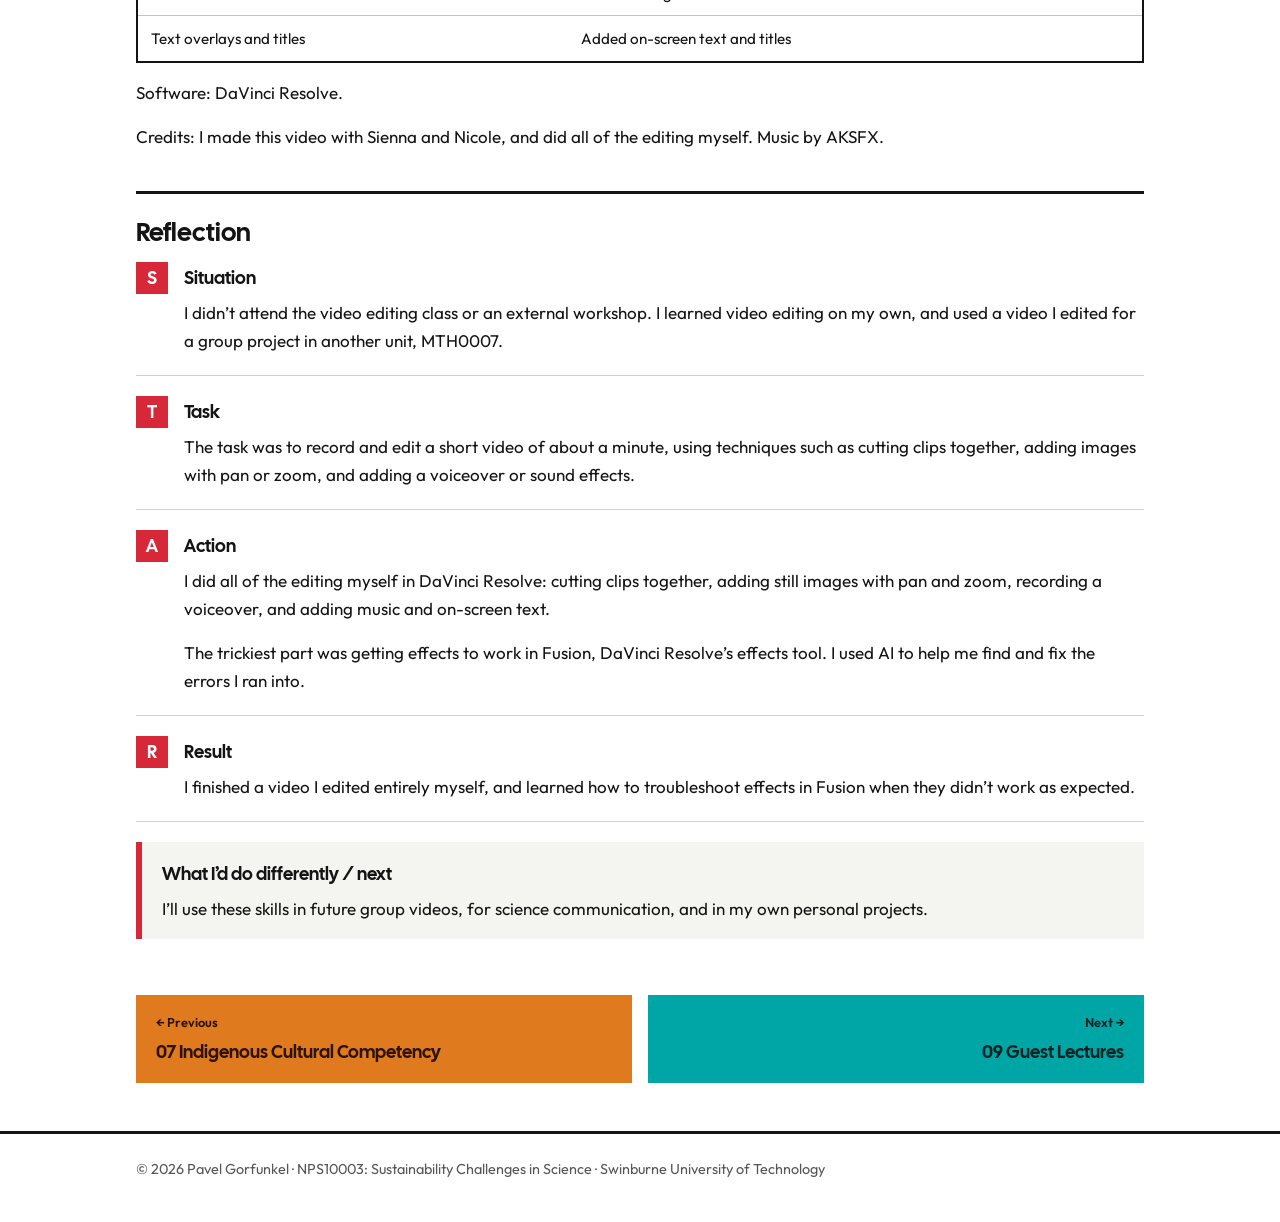
<file: video-editing.html>
<!doctype html>
<html lang="en-AU">
<head>
  <meta charset="utf-8">
  <meta name="viewport" content="width=device-width, initial-scale=1">
  <title>Task 8: Video Editing | Portfolio</title>
  <meta name="description" content="A video I edited myself in DaVinci Resolve, and the editing techniques I used.">
  <meta name="robots" content="noindex">
  <link rel="preconnect" href="https://fonts.googleapis.com">
  <link rel="preconnect" href="https://fonts.gstatic.com" crossorigin>
  <link rel="stylesheet" href="https://fonts.googleapis.com/css2?family=Cal+Sans&family=Outfit:wght@400;500;600;700&display=swap">
  <link rel="icon" href="assets/favicon.svg" type="image/svg+xml">
  <link rel="stylesheet" href="css/style.css">
</head>
<body>
  <a class="skip-link" href="#main">Skip to content</a>
  <header class="site-header" id="site-header">
    <div class="container"><a class="brand" href="index.html">Portfolio</a></div>
  </header>

  <main id="main">
    <div class="container">
      <header class="page-head">
        <span class="page-num" aria-hidden="true">08</span>
        <h1><span class="visually-hidden">Task 8: </span>Video Editing</h1>
        <p class="lead">A video I edited myself in DaVinci Resolve, demonstrating the editing techniques I&rsquo;ve learned.</p>
      </header>

      <nav class="toc" data-toc aria-label="On this page"></nav>

      <section class="section" aria-labelledby="video">
        <h2 id="video">My video</h2>
        <div class="video">
          <iframe src="https://www.youtube-nocookie.com/embed/w8gv-Dc6MNQ" title="MTH0007 Group Project Video: Inverse Square Law" allow="accelerometer; encrypted-media; gyroscope; picture-in-picture; fullscreen" allowfullscreen loading="lazy"></iframe>
        </div>
        <p><a href="https://www.youtube.com/watch?v=w8gv-Dc6MNQ">Watch on YouTube</a></p>
        <p>This video explains the inverse square law. I made it for a group project in another unit, MTH0007, and did all of the editing myself in DaVinci Resolve.</p>
      </section>

      <section class="section" aria-labelledby="techniques">
        <h2 id="techniques">Editing techniques used</h2>
                <div class="table-wrap">
          <table>
            <thead><tr><th scope="col">Technique</th><th scope="col">How I used it</th></tr></thead>
            <tbody>
              <tr><td>Recording and editing clips together</td><td>Cut several recorded clips together into one video</td></tr>
              <tr><td>Images with pan or zoom</td><td>Added still images with pan and zoom movement</td></tr>
              <tr><td>Voiceover</td><td>Recorded a voiceover</td></tr>
              <tr><td>Music</td><td>Added background music</td></tr>
              <tr><td>Text overlays and titles</td><td>Added on-screen text and titles</td></tr>
            </tbody>
          </table>
        </div>
        <p>Software: DaVinci Resolve.</p>
        <p>Credits: I made this video with Sienna and Nicole, and did all of the editing myself. Music by AKSFX.</p>
      </section>

      <section class="section" aria-labelledby="reflection">
        <h2 id="reflection">Reflection</h2>
        <div class="star">
          <div class="star-card">
            <h3><span class="letter" aria-hidden="true">S</span>Situation</h3>
            <p>I didn&rsquo;t attend the video editing class or an external workshop. I learned video editing on my own, and used a video I edited for a group project in another unit, MTH0007.</p>
          </div>
          <div class="star-card">
            <h3><span class="letter" aria-hidden="true">T</span>Task</h3>
            <p>The task was to record and edit a short video of about a minute, using techniques such as cutting clips together, adding images with pan or zoom, and adding a voiceover or sound effects.</p>
          </div>
          <div class="star-card">
            <h3><span class="letter" aria-hidden="true">A</span>Action</h3>
            <p>I did all of the editing myself in DaVinci Resolve: cutting clips together, adding still images with pan and zoom, recording a voiceover, and adding music and on-screen text.</p>
            <p>The trickiest part was getting effects to work in Fusion, DaVinci Resolve&rsquo;s effects tool. I used AI to help me find and fix the errors I ran into.</p>
          </div>
          <div class="star-card">
            <h3><span class="letter" aria-hidden="true">R</span>Result</h3>
            <p>I finished a video I edited entirely myself, and learned how to troubleshoot effects in Fusion when they didn&rsquo;t work as expected.</p>
          </div>
          <div class="star-card star-note">
            <h3>What I&rsquo;d do differently / next</h3>
            <p>I&rsquo;ll use these skills in future group videos, for science communication, and in my own personal projects.</p>
          </div>
        </div>
      </section>

      <nav class="pager" id="pager" aria-label="Previous and next task"></nav>
    </div>
  </main>

  <footer class="site-footer">
    <div class="container">
      <p>&copy; <span data-year></span> <span data-site="name"></span> &middot; <span data-site="unit"></span> &middot; <span data-site="university"></span></p>
    </div>
  </footer>

  <script src="js/site.js"></script>
</body>
</html>
</file>
<file: css/style.css>
:root {
  --bg: #ffffff;
  --soft: #f4f4f1;
  --text: #141414;
  --muted: #565656;
  --line: #141414;
  --task: #141414;       
  --task-ink: #ffffff;
  --todo-bg: #fff6cc;
  --todo-line: #141414;
  --todo-text: #3d2e00;
  --head-bg: #141414;  
  --head-text: #ffffff;
  --sky: #0b1026;       
  --max: 1040px;
  --font: "Outfit", system-ui, -apple-system, "Segoe UI", Roboto, "Helvetica Neue", Arial, sans-serif;
  --display: "Cal Sans", var(--font);
  color-scheme: light;
}

@media (prefers-color-scheme: dark) {
  :root {
    --bg: #141414;
    --soft: #1f1f1f;
    --text: #f2f2f2;
    --muted: #b4b4b4;
    --line: #f2f2f2;
    --todo-bg: #3a3214;
    --todo-line: #f2d75c;
    --todo-text: #fbeeb0;
    --head-bg: #2b2b2b;
    --head-text: #f2f2f2;
    color-scheme: dark;
  }
  :root:not([data-task]) { --task: #f2f2f2; --task-ink: #141414; } 
}

*, *::before, *::after { box-sizing: border-box; }

html { scroll-behavior: smooth; scroll-padding-top: 1.5rem; }
@media (prefers-reduced-motion: reduce) { html { scroll-behavior: auto; } }

body {
  margin: 0;
  background: var(--bg);
  color: var(--text);
  font-family: var(--font);
  font-size: 1.0625rem;
  line-height: 1.65;
  -webkit-text-size-adjust: 100%;
  font-synthesis: none;
}

img, video, iframe { max-width: 100%; }
img { height: auto; display: block; }

a { color: inherit; text-decoration-thickness: 2px; text-underline-offset: 0.2em; }
a:hover { text-decoration-color: var(--task); }
:focus-visible { outline: 3px solid var(--text); outline-offset: 3px; }

h1, h2, h3, h4 { font-family: var(--display); font-weight: 400; line-height: 1.15; margin: 0 0 0.6em; }
h1 { font-size: clamp(2.2rem, 6vw, 3.4rem); letter-spacing: -0.01em; }
h2 { font-size: 1.6rem; letter-spacing: 0; }
h3 { font-size: 1.15rem; }
p, ul, ol, table, figure { margin: 0 0 1rem; }

.skip-link {
  position: absolute; left: 1rem; top: -3rem; z-index: 100;
  background: var(--text); color: var(--bg); padding: 0.5rem 1rem;
}
.skip-link:focus { top: 1rem; }

.visually-hidden {
  position: absolute !important; width: 1px; height: 1px; overflow: hidden;
  clip: rect(0 0 0 0); clip-path: inset(50%); white-space: nowrap;
}

.container { width: 100%; max-width: var(--max); margin: 0 auto; padding: 0 1rem; }


.site-header { position: relative; z-index: 50; background: var(--bg); border-bottom: 2px solid var(--line); }
.site-header .container {
  display: flex; align-items: center; justify-content: space-between;
  gap: 1rem; min-height: 4rem;
}
.brand {
  font-family: var(--display); font-weight: 400; font-size: 1.25rem; letter-spacing: -0.02em;
  text-decoration: none; white-space: nowrap;
}
.brand span { font-weight: 400; color: var(--muted); }

.nav-toggle {
  display: none;
  font: inherit; font-weight: 600; font-size: 0.95rem;
  background: var(--bg); color: var(--text);
  border: 2px solid var(--line); padding: 0.35rem 0.8rem; cursor: pointer;
}


.site-nav ul { list-style: none; margin: 0; padding: 0; display: flex; gap: 0.3rem; }
.site-nav .nav-home { display: none; }
.site-nav a {
  position: relative; display: grid; place-items: center;
  min-width: 2rem; height: 2rem; padding: 0 0.3rem;
  font-family: var(--display); font-size: 1rem; color: var(--text); text-decoration: none;
  border-bottom: 4px solid var(--c, var(--line));
}
.site-nav a:hover, .site-nav a:focus-visible { background: color-mix(in srgb, var(--c) 25%, transparent); }
.site-nav a[aria-current="page"] { background: var(--c); color: var(--ink); }
.site-nav .nlabel {
  position: absolute; top: calc(100% + 0.4rem); right: 0;
  white-space: nowrap; padding: 0.2rem 0.55rem;
  background: var(--text); color: var(--bg);
  font-family: var(--font); font-size: 0.85rem; font-weight: 500;
  opacity: 0; pointer-events: none; transition: opacity 0.12s ease;
}
.site-nav a:hover .nlabel, .site-nav a:focus-visible .nlabel { opacity: 1; }
@media (prefers-reduced-motion: reduce) { .site-nav .nlabel { transition: none; } }

main { padding: 2.5rem 0 3rem; }

.page-head {
  background: var(--task); color: var(--task-ink);
  padding: 2rem 2rem 1.75rem;
  margin-bottom: 1.5rem;
}
.page-num {
  display: block; margin-bottom: 0.75rem;
  font-family: var(--display); font-size: clamp(4rem, 12vw, 7rem); line-height: 0.85; letter-spacing: -0.01em;
}
.page-head h1 { margin-bottom: 0.4rem; }
.page-head .lead { color: inherit; }
.page-head > :last-child { margin-bottom: 0; }

.eyebrow {
  display: inline-block; margin-bottom: 0.75rem;
  font-size: 0.95rem; font-weight: 500;
}
.lead { font-size: 1.15rem; max-width: 62ch; color: var(--muted); }

.section { border-top: 3px solid var(--line); padding: 1.5rem 0 1rem; margin-bottom: 1.5rem; }
.section > :last-child { margin-bottom: 0; }

.toc { margin-bottom: 2rem; }
.toc h2 { font-family: var(--font); font-size: 0.95rem; font-weight: 500; margin: 0 0 0.5rem; color: var(--muted); }
.toc ol { list-style: none; margin: 0; padding: 0; display: flex; flex-wrap: wrap; gap: 0.5rem; }
.toc a {
  display: block; padding: 0.3rem 0.75rem;
  border: 2px solid var(--line); font-size: 0.92rem; font-weight: 600; text-decoration: none;
}
.toc a:hover { background: var(--task); color: var(--task-ink); border-color: var(--task); }
.toc:empty { display: none; }

.pager { display: grid; grid-template-columns: 1fr 1fr; gap: 1rem; margin-top: 2.5rem; }
.pager a {
  display: block; padding: 1.1rem 1.25rem;
  background: var(--c, var(--soft)); color: var(--ink, var(--text));
  font-family: var(--display); font-weight: 400; font-size: 1.1rem; text-decoration: none;
}
.pager a:hover { text-decoration: underline; text-decoration-thickness: 2px; }
.pager small { display: block; font-family: var(--font); font-weight: 600; font-size: 0.8rem; margin-bottom: 0.2rem; }
.pager .next { text-align: right; grid-column: 2; }

.site-footer { border-top: 3px solid var(--line); padding: 1.5rem 0; color: var(--muted); font-size: 0.9rem; }

.hero {
  position: relative; overflow: hidden;
  display: grid; grid-template-columns: 1.1fr 1fr; gap: 2rem; align-items: center;
  min-height: 27rem; padding: 3rem 2.5rem; margin-bottom: 1rem;
  background: var(--sky); color: #ffffff;
}
.hero.lost { grid-template-columns: 1fr; min-height: 70vh; }
.hero .starfield { position: absolute; inset: 0; width: 100%; height: 100%; }
.hero-text, .constellation { position: relative; }
.hero h1 { font-size: clamp(2.6rem, 8vw, 5rem); line-height: 0.98; letter-spacing: -0.01em; margin-bottom: 1rem; max-width: 14ch; }
.hero .lead { font-size: 1.2rem; color: #c9cde0; }
.hero .btn { --task: #ffffff; --task-ink: var(--sky); --line: #ffffff; }
.hero-text > :last-child { margin-bottom: 0; }

.constellation { aspect-ratio: 5 / 4; }
.constellation svg { position: absolute; inset: 0; width: 100%; height: 100%; overflow: visible; }
.constellation polyline {
  fill: none; stroke: rgb(255 255 255 / 0.3); stroke-width: 1;
  vector-effect: non-scaling-stroke;
}
.cstar {
  position: absolute; transform: translate(-50%, -50%);
  width: 2.25rem; height: 2.25rem; display: grid; place-items: center;
  color: #ffffff; text-decoration: none;
}
.cstar .dot {
  width: 0.7rem; height: 0.7rem; border-radius: 50%; background: var(--c);
  border: 1.5px solid #ffffff;
  transition: transform 0.15s ease;
}
.cstar .cnum {
  position: absolute; left: 70%; top: -5%;
  font-family: var(--display); font-size: 0.75rem; color: rgb(255 255 255 / 0.7);
}
.cstar .clabel {
  position: absolute; bottom: 100%; left: 50%; transform: translate(-50%, -0.2rem);
  white-space: nowrap; padding: 0.15rem 0.5rem;
  background: var(--c); color: var(--ink); font-size: 0.85rem; font-weight: 600;
  opacity: 0; pointer-events: none; transition: opacity 0.15s ease;
}
.cstar:hover .dot { transform: scale(1.6); }
.cstar:hover .clabel { opacity: 1; }
@media (prefers-reduced-motion: reduce) { .cstar .dot, .cstar .clabel { transition: none; } }

.home-about { display: grid; gap: 0 2.5rem; grid-template-columns: repeat(auto-fit, minmax(300px, 1fr)); margin-top: 2rem; }

.task-grid {
  list-style: none; padding: 0; margin: 0 0 2rem;
  display: grid; gap: 0.75rem;
  grid-template-columns: repeat(5, minmax(0, 1fr));
}
.task-card {
  display: flex; flex-direction: column; gap: 0.4rem; height: 100%; min-height: 10rem;
  padding: 1.1rem 1.2rem 1.25rem;
  background: var(--c); color: var(--ink); text-decoration: none;
}
.task-card:hover h3 { text-decoration: underline; text-decoration-thickness: 2px; text-underline-offset: 0.15em; }
.task-card .num { font-family: var(--display); font-weight: 400; font-size: 2.6rem; line-height: 1; letter-spacing: -0.01em; }
.task-card h3 { margin: auto 0 0; font-size: 1.25rem; }
.task-grid li.project { grid-column: 1 / -1; }
.task-grid li.project .task-card { min-height: 0; flex-direction: row; align-items: center; gap: 1.25rem; }
.task-grid li.project .task-card h3 { margin: 0; }
.task-grid li.project .task-card,
:root[data-task="P"] .page-head,
.pager a[href="project.html"] { box-shadow: inset 0 0 0 3px var(--line); }
.site-nav a[href="project.html"] { border-bottom-color: var(--line); }
.site-nav a[href="project.html"][aria-current="page"] { box-shadow: inset 0 0 0 2px var(--line); }


.evidence-grid { display: grid; gap: 1.25rem; grid-template-columns: repeat(auto-fit, minmax(280px, 1fr)); margin-bottom: 1rem; }
figure.evidence { margin: 0 0 1.25rem; border: 2px solid var(--line); background: var(--soft); }
.evidence-grid figure.evidence { margin: 0; }
figure.evidence img { max-height: 75vh; margin: 0 auto; cursor: zoom-in; }
figure.evidence > .placeholder { margin: 0.75rem; }
figure.evidence figcaption { padding: 0.75rem 1rem; font-size: 0.95rem; border-top: 2px solid var(--line); background: var(--bg); }
figure.evidence figcaption strong:first-child {
  background: var(--task); color: var(--task-ink); padding: 0.05rem 0.4rem; margin-right: 0.2rem;
}

.star { margin-bottom: 0; }
.star-card {
  position: relative; padding: 0 0 1.25rem 3rem; margin-bottom: 1.25rem;
  border-bottom: 1px solid color-mix(in srgb, var(--line) 20%, transparent);
}
.star-card h3 { line-height: 2rem; margin-bottom: 0.3rem; }
.star-card h3 .letter {
  position: absolute; left: 0; top: 0;
  display: grid; place-items: center; width: 2rem; height: 2rem;
  background: var(--task); color: var(--task-ink); font-size: 1.1rem;
}
.star-card > :last-child { margin-bottom: 0; }
.star-card.star-note { margin-bottom: 0; padding: 1rem 1.25rem; border-bottom: 0; border-left: 6px solid var(--task); background: var(--soft); }
.star-card.star-note + .star-note { margin-top: 0.75rem; }

.btn {
  display: inline-flex; align-items: center; gap: 0.4rem;
  padding: 0.55rem 1rem; border: 2px solid var(--line);
  background: var(--task); color: var(--task-ink);
  font-weight: 700; font-size: 0.95rem; text-decoration: none;
}
.btn:hover { text-decoration: underline; }
.btn-row { display: flex; flex-wrap: wrap; gap: 0.75rem; margin-bottom: 1rem; }

.table-wrap { overflow-x: auto; margin-bottom: 1rem; border: 2px solid var(--line); }
table { width: 100%; border-collapse: collapse; font-size: 0.95rem; margin: 0; }
th, td { text-align: left; vertical-align: top; padding: 0.6rem 0.8rem; border-bottom: 1px solid color-mix(in srgb, var(--line) 25%, transparent); }
thead th { background: var(--head-bg); color: var(--head-text); font-weight: 700; border-bottom: 0; }
tbody tr:last-child td { border-bottom: 0; }
td.up { font-weight: 700; }

.video { position: relative; aspect-ratio: 16 / 9; border: 2px solid var(--line); background: #000; margin-bottom: 1rem; }
.video iframe { position: absolute; inset: 0; width: 100%; height: 100%; border: 0; }
.video > .placeholder { position: absolute; inset: 0; margin: 0; border: 0; display: grid; place-content: center; text-align: center; }

.paper-meta { color: var(--muted); }
.paper-meta cite { font-style: italic; color: var(--text); }

.references { list-style: none; padding: 0; }
.references li { padding-left: 2em; text-indent: -2em; margin-bottom: 0.6rem; overflow-wrap: anywhere; }
.references li.placeholder { padding-left: 1rem; text-indent: 0; }

dl.fields { display: grid; grid-template-columns: max-content 1fr; gap: 0.4rem 1.25rem; margin: 0 0 1rem; }
dl.fields dt { font-weight: 700; }
dl.fields dd { margin: 0; }

.speaker { border: 2px solid var(--line); padding: 1.25rem; margin-bottom: 1.25rem; }
.speaker h3 { border-bottom: 2px solid var(--line); padding-bottom: 0.5rem; }
.speaker h4 { font-size: 1.05rem; margin: 1.25rem 0 0.4rem; }
.speaker ol { padding-left: 1.25rem; }
.speaker ol li { margin-bottom: 0.4rem; }
.speaker > :last-child { margin-bottom: 0; }

.placeholder {
  display: block;
  background: var(--todo-bg); color: var(--todo-text);
  border: 2px dashed var(--todo-line);
  padding: 0.75rem 1rem; margin-bottom: 1rem;
  font-size: 0.95rem;
}
.placeholder::before {
  content: "TO DO";
  display: inline-block; margin-right: 0.5rem; padding: 0 0.4rem;
  background: var(--todo-line); color: var(--todo-bg);
  font-size: 0.7rem; font-weight: 700; letter-spacing: 0.08em; vertical-align: 0.1em;
}
span.placeholder { display: inline; padding: 0.05rem 0.35rem; margin: 0; border-width: 1px; }
.placeholder ul, .placeholder ol { margin: 0.4rem 0 0; padding-left: 1.25rem; }
.placeholder > :last-child { margin-bottom: 0; }

.lightbox { border: 0; padding: 0; background: transparent; max-width: 95vw; max-height: 95vh; }
.lightbox::backdrop { background: rgb(0 0 0 / 0.88); }
.lightbox img { max-width: 95vw; max-height: 85vh; width: auto; margin: 0 auto; }
.lightbox p { color: #f0f0f0; text-align: center; margin: 0.6rem 0 0; font-size: 0.95rem; }
.lightbox-close {
  position: fixed; top: 1rem; right: 1rem; width: 2.5rem; height: 2.5rem;
  border: 2px solid #141414; background: #ffffff; color: #141414;
  font-size: 1.4rem; line-height: 1; cursor: pointer;
}

@media (max-width: 900px) {
  .task-grid { grid-template-columns: repeat(2, minmax(0, 1fr)); }
  .task-grid li:last-child:nth-child(odd) { grid-column: 1 / -1; } 
  .hero { grid-template-columns: 1fr; min-height: 0; gap: 0.5rem; }
  .constellation { width: 100%; max-width: 30rem; justify-self: center; }
  html { scroll-padding-top: 5rem; } 
  .site-header { position: sticky; top: 0; }
  .site-header .container { min-height: 3.5rem; }
  .nav-toggle { display: inline-block; }
  .site-nav {
    display: none;
    position: absolute; top: 100%; left: 0; right: 0;
    background: var(--bg); border-bottom: 3px solid var(--line);
    max-height: calc(100vh - 3.5rem); overflow-y: auto;
  }
  .site-nav.open { display: block; }
  .site-nav ul { flex-direction: column; padding: 0.5rem 1rem 1rem; gap: 0; }
  .site-nav .nav-home { display: block; }
  .site-nav a {
    display: flex; justify-content: flex-start; gap: 0.6rem; height: auto;
    padding: 0.5rem 0; border-bottom: 0; background: none;
    font-family: var(--font); font-size: 1rem;
  }
  .site-nav a:hover, .site-nav a:focus-visible { background: none; text-decoration: underline; }
  .site-nav a[aria-current="page"] { background: none; color: var(--text); font-weight: 700; }
  .site-nav a[href="project.html"][aria-current="page"] { box-shadow: none; }
  .site-nav a[href="project.html"] .nnum { box-shadow: inset 0 0 0 2px var(--line); }
  .site-nav .nnum {
    display: inline-grid; place-items: center; min-width: 1.6rem; height: 1.6rem;
    background: var(--c); color: var(--ink); font-family: var(--display); font-size: 0.85rem;
  }
  .site-nav .nlabel { position: static; opacity: 1; padding: 0; background: none; color: inherit; font-size: 1rem; }
}

@media (max-width: 640px) {
  main { padding-top: 1.5rem; }
  .page-head { padding: 1.5rem 1.25rem; margin-left: -1rem; margin-right: -1rem; }
  .hero { padding: 2rem 1.25rem 1.25rem; margin-left: -1rem; margin-right: -1rem; }
  .pager { grid-template-columns: 1fr; }
  .pager .next { grid-column: 1; }
  .task-card { min-height: 9rem; padding: 0.9rem; }
  .task-card h3 { font-size: 1.05rem; }
  dl.fields { grid-template-columns: 1fr; }
  dl.fields dd { margin-bottom: 0.5rem; }
}

@media print {
  :root { --bg: #fff; --soft: #f4f4f4; --text: #000; --muted: #333; --line: #000; }
  body { font-size: 11pt; }
  .site-header, .pager, .toc, .skip-link, .nav-toggle, .lightbox { display: none !important; }
  main { padding: 0; }
  .page-head { -webkit-print-color-adjust: exact; print-color-adjust: exact; }
  .section, figure.evidence, .star-card, .speaker, tr { break-inside: avoid; }
  main a[href^="http"]::after { content: " (" attr(href) ")"; font-size: 0.85em; word-break: break-all; }
  .video { aspect-ratio: auto; background: none; }
  .video iframe { display: none; }
  .hero { display: block; min-height: 0; padding: 0; background: none; color: #000; }
  .hero h1, .hero .lead { color: #000; }
  .starfield, .constellation { display: none; }
}
</file>
